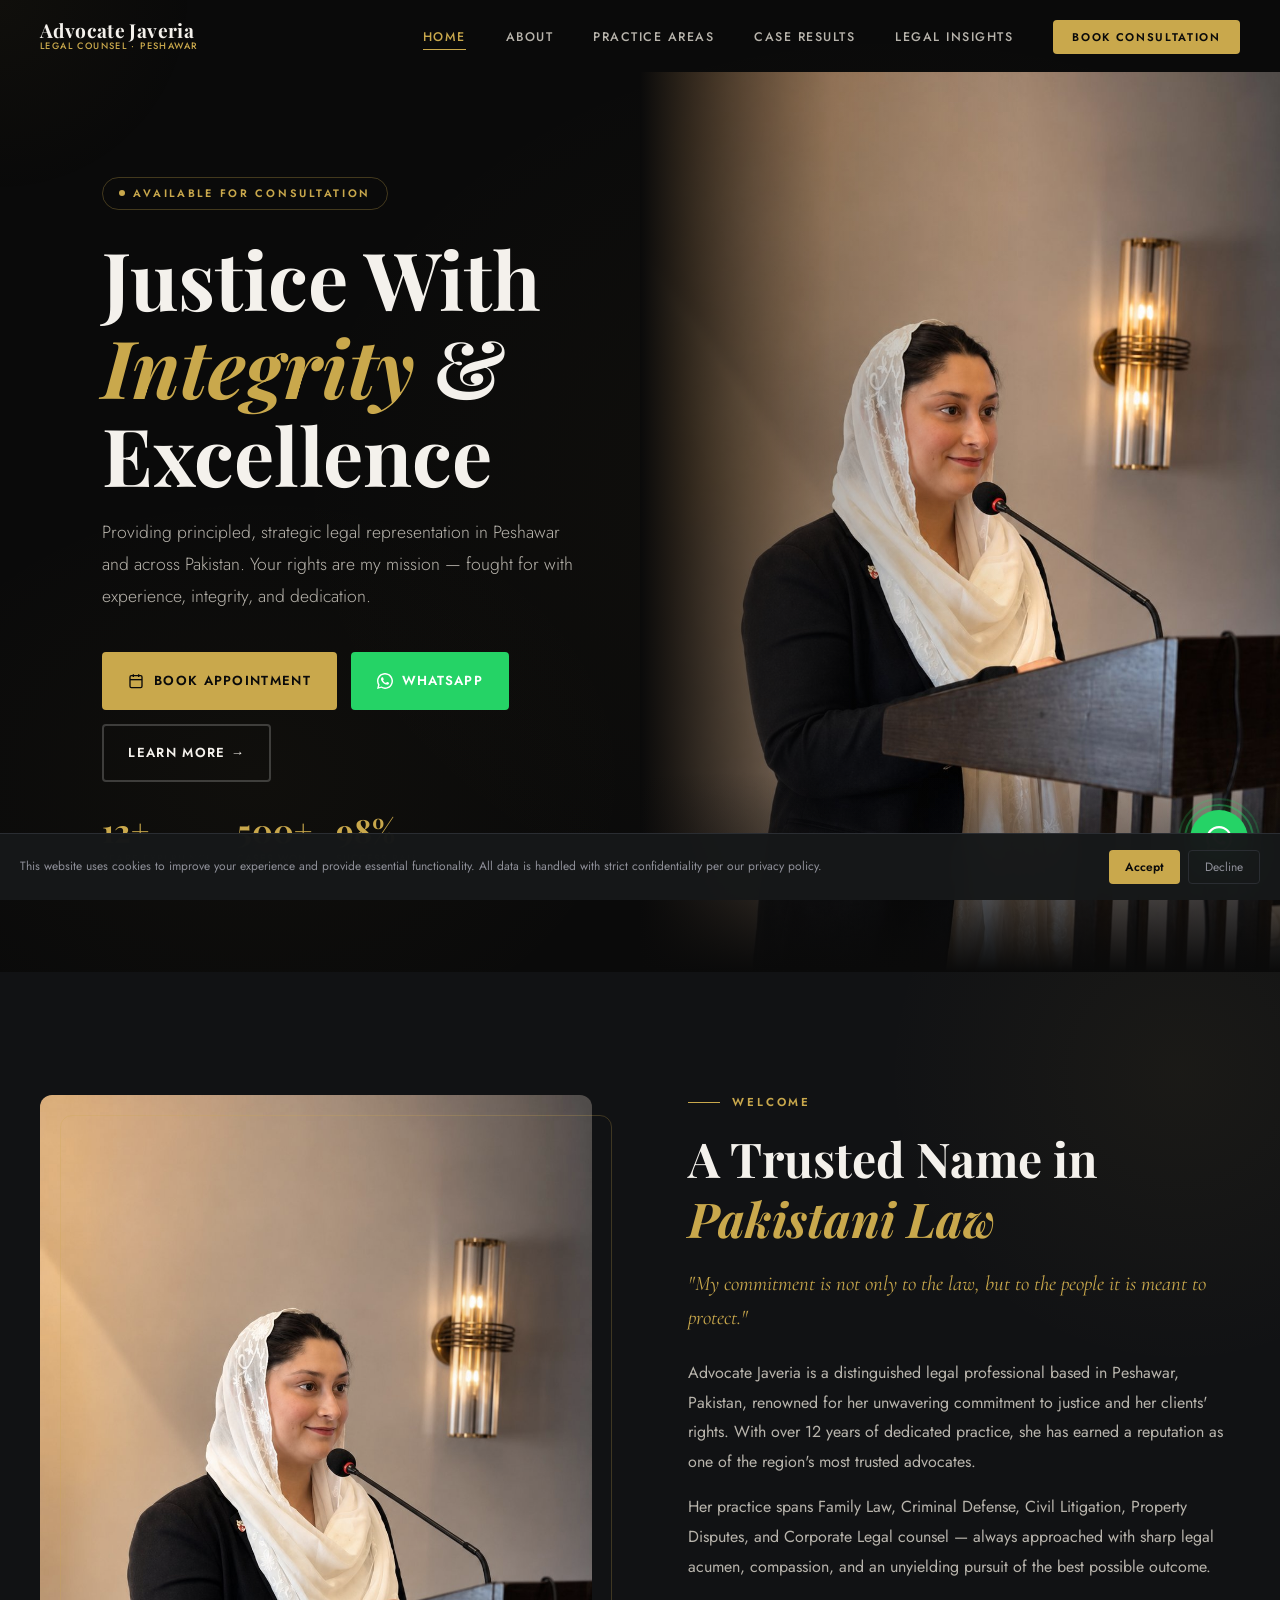
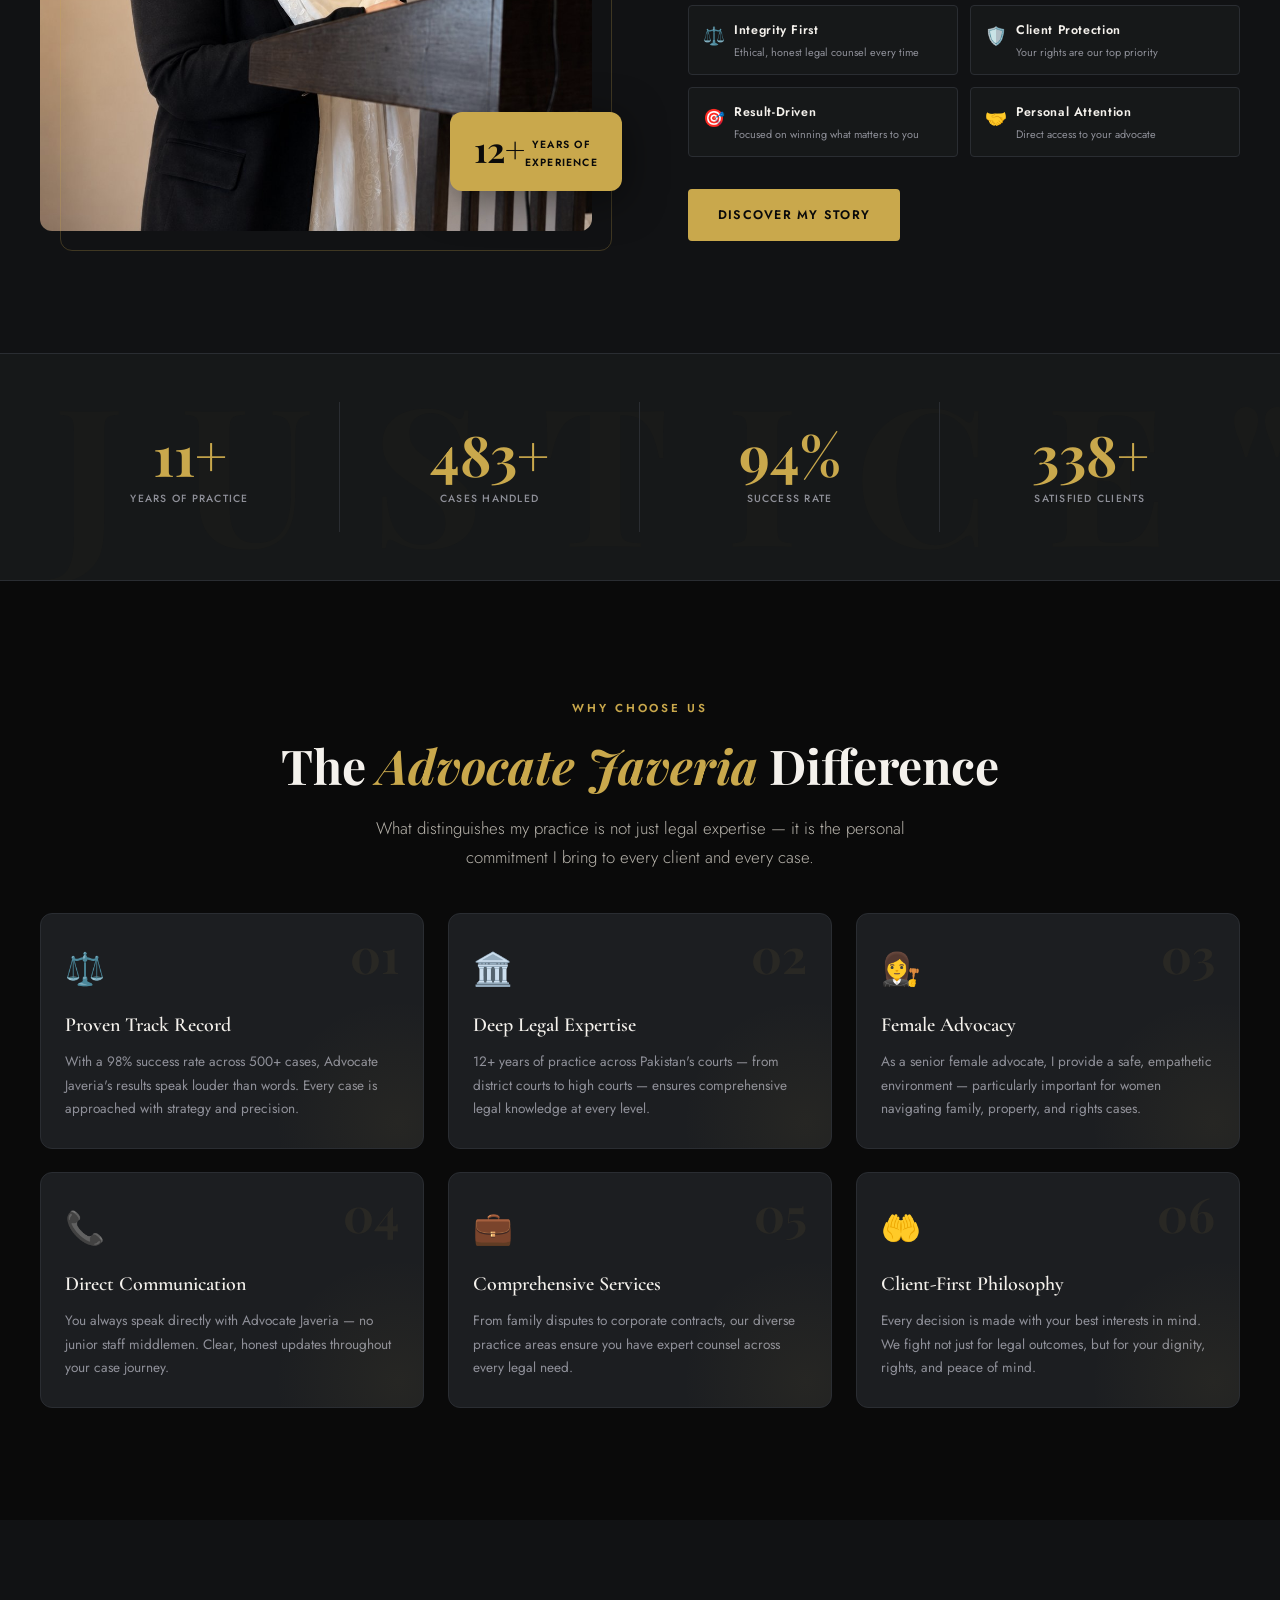
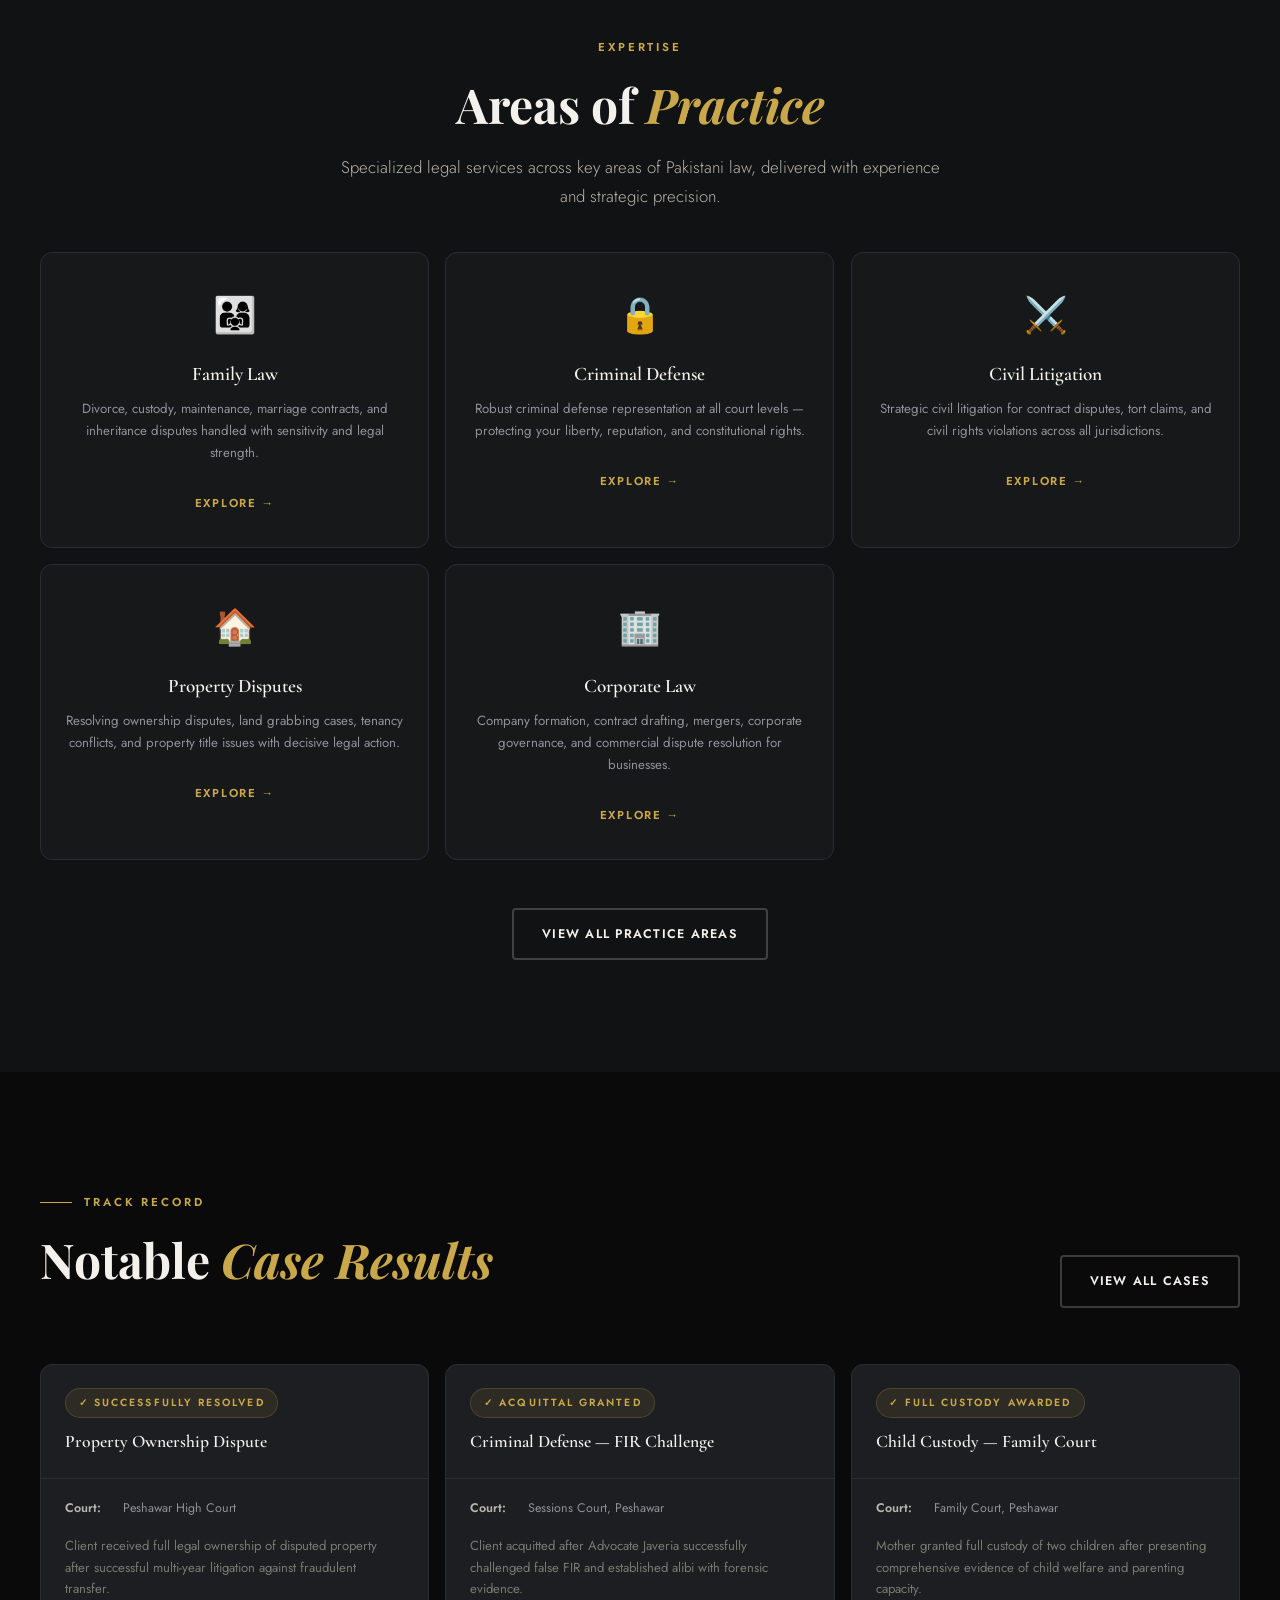
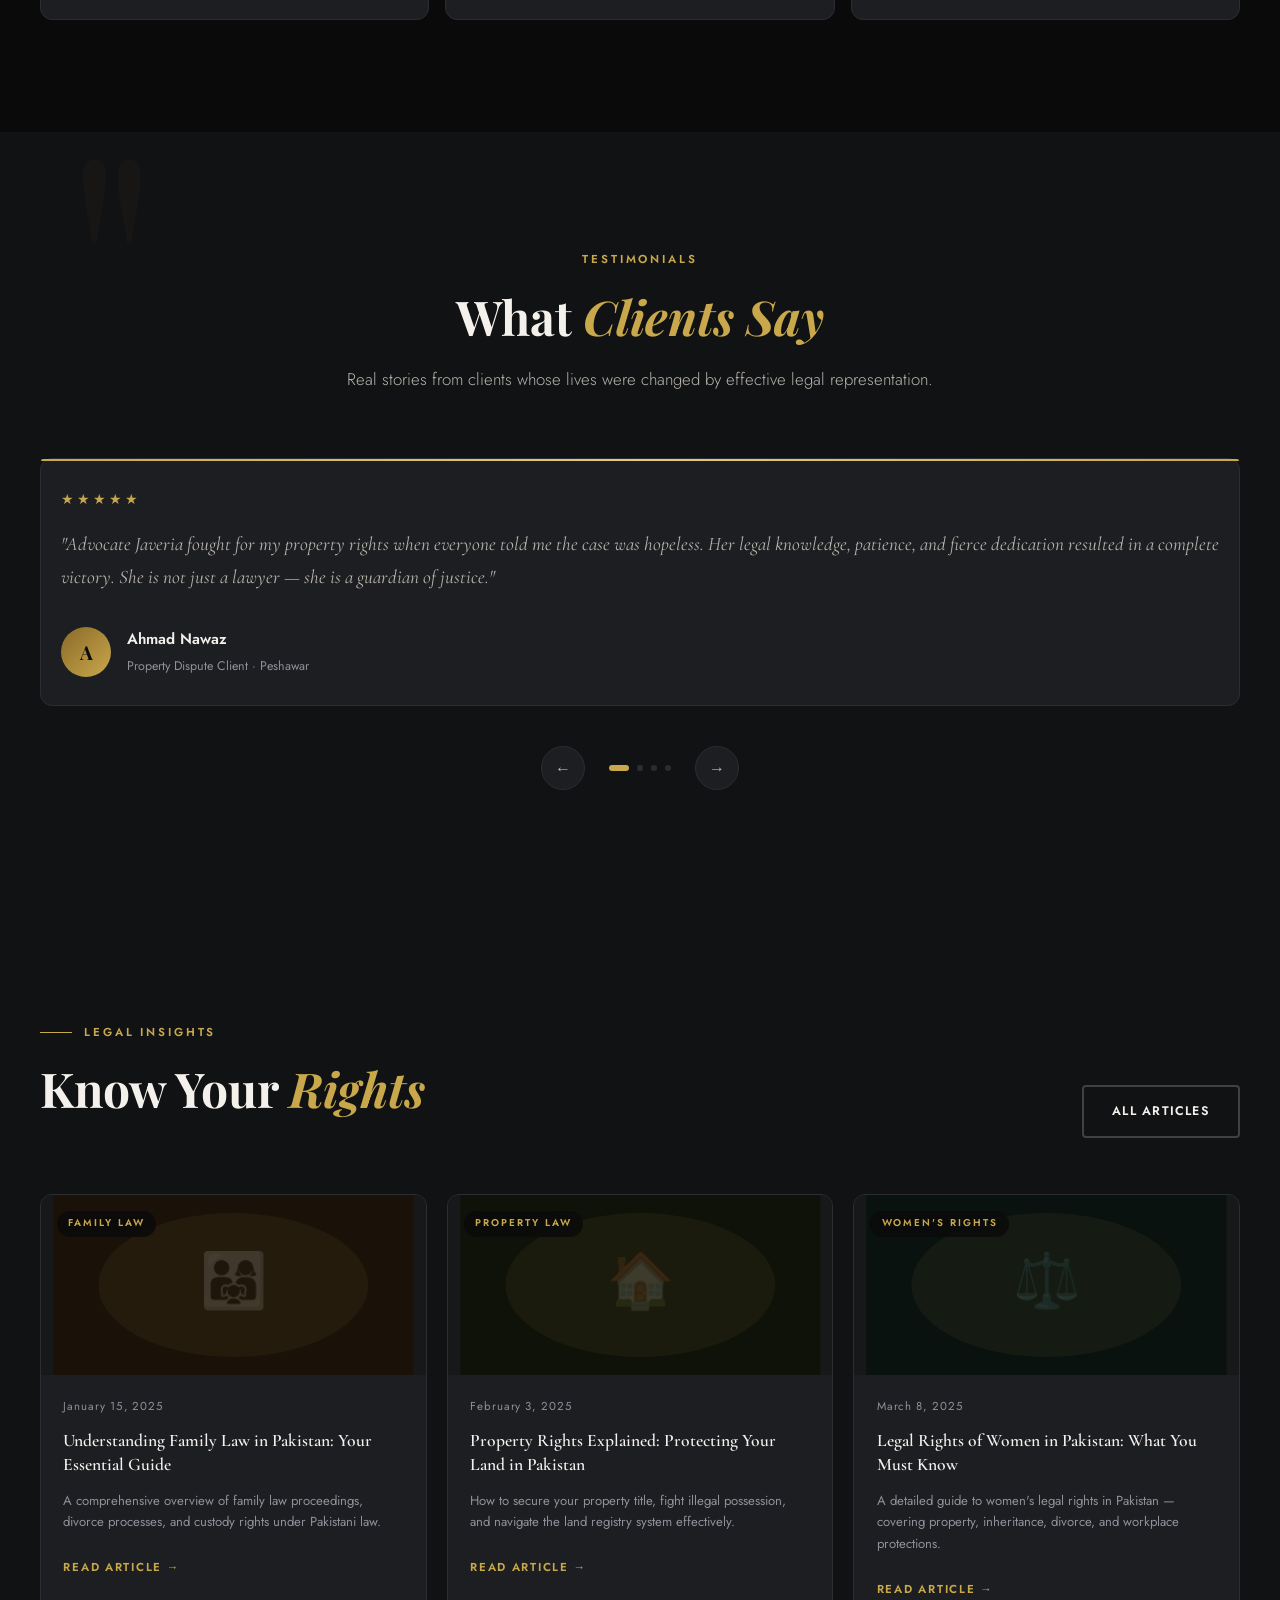
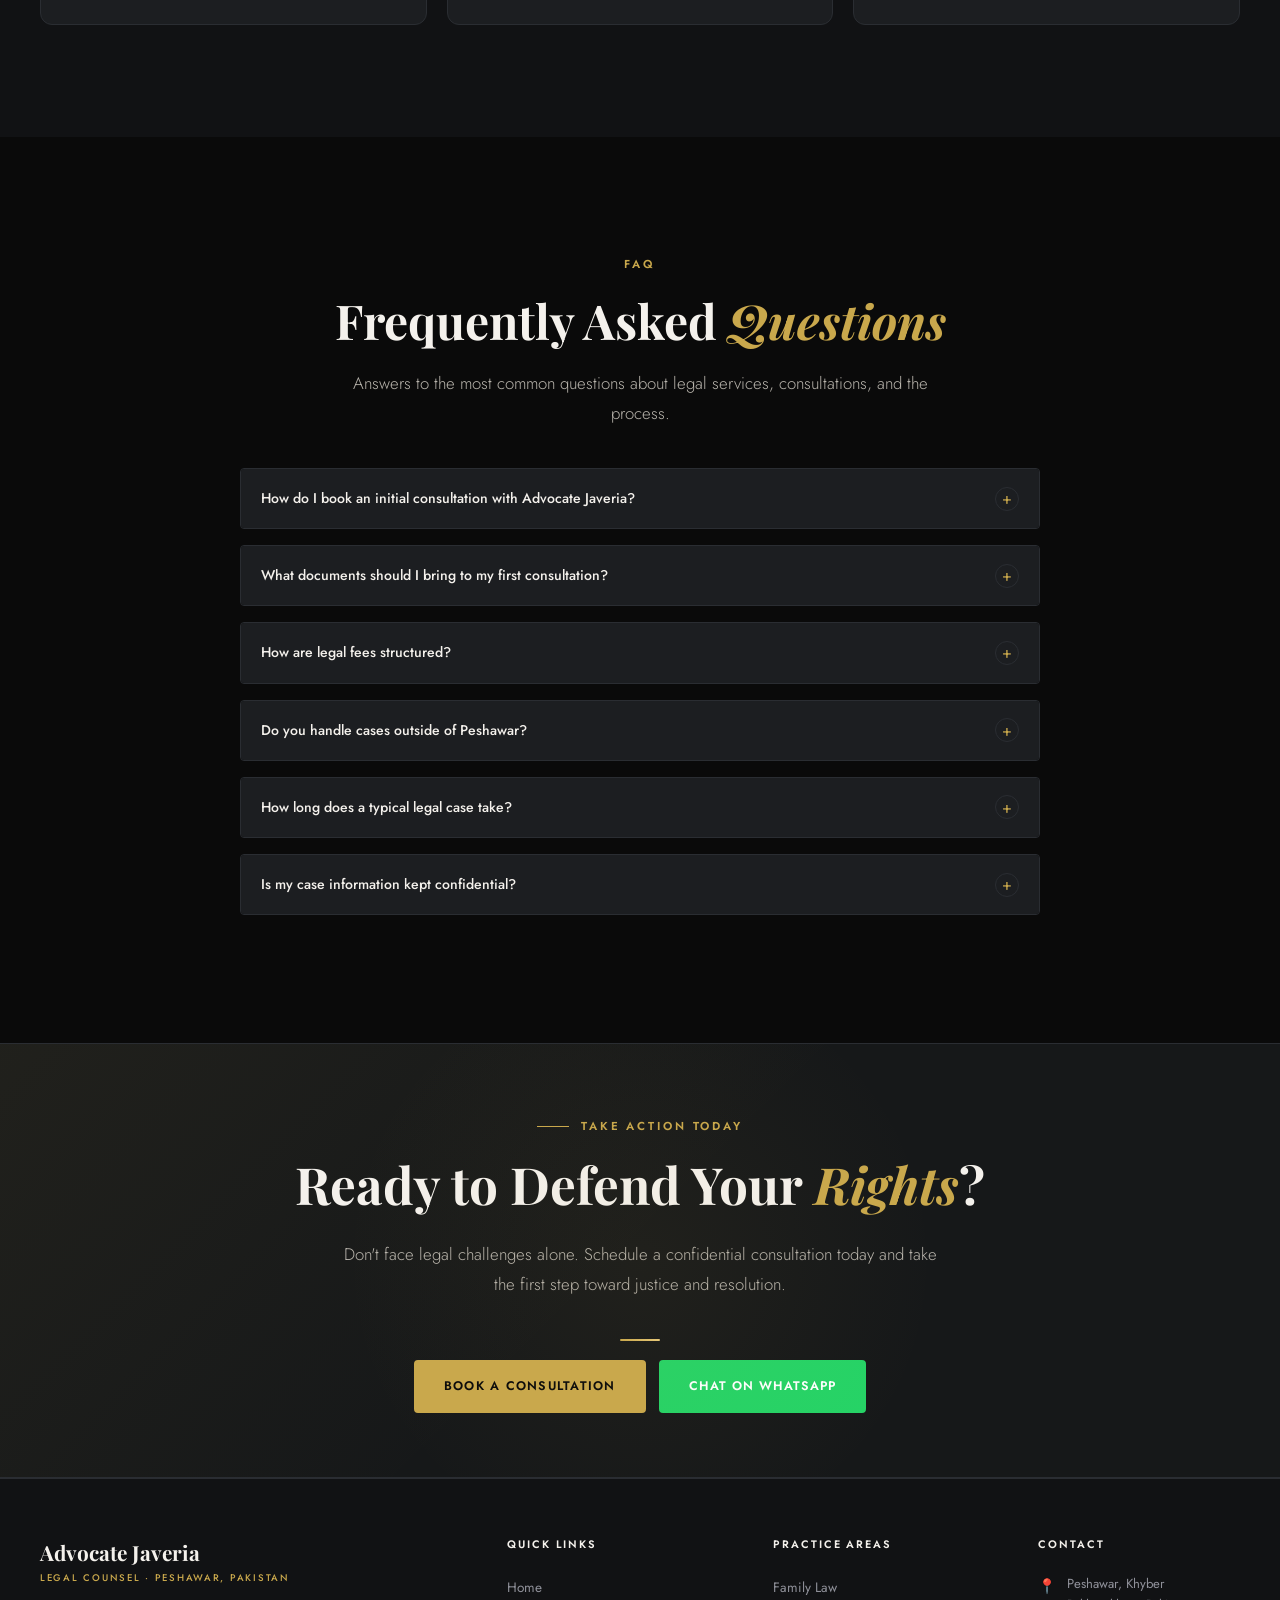
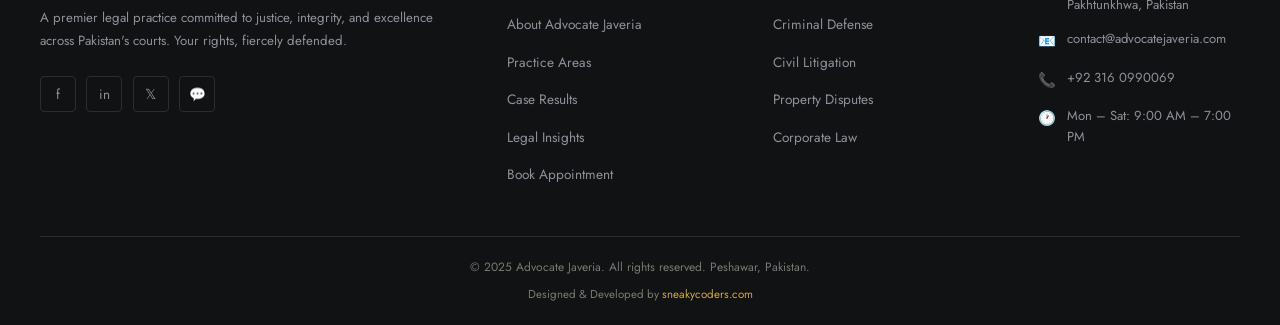
<file: index.html>
<!DOCTYPE html>
<html lang="en">
<head>
  <meta charset="UTF-8">
  <meta name="viewport" content="width=device-width, initial-scale=1.0">
  <meta name="description" content="Advocate Javeria — Premier Legal Services in Peshawar, Pakistan. Expert in Family Law, Criminal Defense, Civil Litigation, Property Disputes & Corporate Law. Book a consultation today.">
  <meta name="keywords" content="Advocate Javeria, Lawyer Peshawar, Legal Services Pakistan, Family Law, Criminal Defense, Property Disputes">
  <meta name="author" content="Advocate Javeria">
  <meta property="og:title" content="Advocate Javeria — Justice With Integrity & Excellence">
  <meta property="og:description" content="Premier legal services in Peshawar, Pakistan. Trusted advocate with 12+ years of experience.">
  <meta property="og:type" content="website">
  <title>Advocate Javeria — Justice With Integrity & Excellence</title>
  <link rel="preconnect" href="https://fonts.googleapis.com">
  <link rel="preconnect" href="https://fonts.gstatic.com" crossorigin>
  <link rel="stylesheet" href="assets/css/style.css">
  <link rel="stylesheet" href="assets/css/responsive.css">
</head>
<body>

<!-- PAGE LOADER -->
<div class="page-loader" id="pageLoader" aria-hidden="true">
  <div class="loader-logo">Advocate Javeria<span>Legal Counsel · Peshawar</span></div>
  <div class="loader-bar-wrap"><div class="loader-bar"></div></div>
  <div class="loader-tagline">Loading…</div>
</div>

<!-- ============================================
     NAVIGATION
     ============================================ -->
<nav class="navbar" role="navigation" aria-label="Main navigation">
  <a href="index.html" class="nav-logo" aria-label="Advocate Javeria Home">
    <span class="nav-logo-name">Advocate Javeria</span>
    <span class="nav-logo-title">Legal Counsel · Peshawar</span>
  </a>

  <ul class="nav-menu" role="list">
    <li><a href="index.html"           class="nav-link active">Home</a></li>
    <li><a href="about.html"           class="nav-link">About</a></li>
    <li><a href="practice-areas.html"  class="nav-link">Practice Areas</a></li>
    <li><a href="case-results.html"    class="nav-link">Case Results</a></li>
    <li><a href="legal-insights.html"  class="nav-link">Legal Insights</a></li>
    <li><a href="appointment.html"     class="nav-cta">Book Consultation</a></li>
  </ul>

  <button class="hamburger" aria-label="Toggle mobile menu" aria-expanded="false">
    <span></span><span></span><span></span>
  </button>
</nav>

<!-- Mobile Overlay Menu -->
<div class="mobile-overlay" role="dialog" aria-modal="true" aria-label="Mobile navigation">
  <a href="index.html"          class="mobile-nav-link active">Home</a>
  <a href="about.html"          class="mobile-nav-link">About</a>
  <a href="practice-areas.html" class="mobile-nav-link">Practice Areas</a>
  <a href="case-results.html"   class="mobile-nav-link">Case Results</a>
  <a href="legal-insights.html" class="mobile-nav-link">Legal Insights</a>
  <a href="appointment.html"    class="btn-primary mobile-nav-cta">Book Consultation</a>
</div>

<!-- ============================================
     HERO
     ============================================ -->
<section class="hero" aria-label="Hero">
  <div class="hero-bg" aria-hidden="true"></div>
  <div class="hero-particles" aria-hidden="true"></div>
  <div class="hero-decorative-line" aria-hidden="true"></div>

  <div class="hero-content">
    <div class="hero-badge" aria-label="Status indicator">
      <span>Available for Consultation</span>
    </div>

    <h1 class="hero-heading">
      Justice With<br>
      <em>Integrity</em> &amp;<br>
      Excellence
    </h1>

    <p class="hero-sub">
      Providing principled, strategic legal representation in Peshawar and across Pakistan. 
      Your rights are my mission — fought for with experience, integrity, and dedication.
    </p>

    <div class="hero-btns">
      <a href="appointment.html" class="btn-primary">
        <svg width="16" height="16" viewBox="0 0 24 24" fill="none" stroke="currentColor" stroke-width="2" aria-hidden="true"><rect x="3" y="4" width="18" height="18" rx="2"/><line x1="16" y1="2" x2="16" y2="6"/><line x1="8" y1="2" x2="8" y2="6"/><line x1="3" y1="10" x2="21" y2="10"/></svg>
        Book Appointment
      </a>
      <a href="https://wa.me/923160990069?text=Hello%20Advocate%20Javeria%2C%20I%20need%20legal%20consultation." 
         class="btn-whatsapp" target="_blank" rel="noopener noreferrer">
        <svg width="16" height="16" viewBox="0 0 24 24" fill="currentColor" aria-hidden="true"><path d="M17.472 14.382c-.297-.149-1.758-.867-2.03-.967-.273-.099-.471-.148-.67.15-.197.297-.767.966-.94 1.164-.173.199-.347.223-.644.075-.297-.15-1.255-.463-2.39-1.475-.883-.788-1.48-1.761-1.653-2.059-.173-.297-.018-.458.13-.606.134-.133.298-.347.446-.52.149-.174.198-.298.298-.497.099-.198.05-.371-.025-.52-.075-.149-.669-1.612-.916-2.207-.242-.579-.487-.5-.669-.51-.173-.008-.371-.01-.57-.01-.198 0-.52.074-.792.372-.272.297-1.04 1.016-1.04 2.479 0 1.462 1.065 2.875 1.213 3.074.149.198 2.096 3.2 5.077 4.487.709.306 1.262.489 1.694.625.712.227 1.36.195 1.871.118.571-.085 1.758-.719 2.006-1.413.248-.694.248-1.289.173-1.413-.074-.124-.272-.198-.57-.347z"/><path d="M11.999 0C5.373 0 0 5.373 0 12c0 2.126.558 4.117 1.535 5.845L.057 23.887l6.196-1.624A11.93 11.93 0 0012 24c6.627 0 12-5.373 12-12S18.627 0 12 0zm0 21.82a9.795 9.795 0 01-5.027-1.385l-.36-.215-3.732.978.995-3.63-.235-.372A9.771 9.771 0 012.18 12c0-5.423 4.397-9.82 9.82-9.82 5.423 0 9.82 4.397 9.82 9.82 0 5.423-4.397 9.82-9.82 9.82z"/></svg>
        WhatsApp
      </a>
      <a href="about.html" class="btn-secondary">
        Learn More →
      </a>
    </div>

    <div class="hero-stats">
      <div>
        <div class="hero-stat-num" data-target="12" data-suffix="+">0+</div>
        <div class="hero-stat-label">Years Experience</div>
      </div>
      <div>
        <div class="hero-stat-num" data-target="500" data-suffix="+">0+</div>
        <div class="hero-stat-label">Cases Won</div>
      </div>
      <div>
        <div class="hero-stat-num" data-target="98" data-suffix="%">0%</div>
        <div class="hero-stat-label">Success Rate</div>
      </div>
    </div>
  </div>

  <!-- Hero image (right column) -->
  <div class="hero-image-col" aria-hidden="true">
    <div class="hero-image-wrap">
      <!-- AI Prompt: Professional female Pakistani lawyer in formal dark suit, 
           confident pose, studio lighting, dark background, photorealistic -->
      <img src="assets/images/advocate-javeria.jpg"
           alt="Advocate Javeria — Legal Counsel Peshawar"
           style="width:100%;height:100%;object-fit:cover;object-position:top center;"
           loading="eager">
    </div>
    <div class="hero-image-overlay" aria-hidden="true"></div>
    <div class="hero-image-overlay-bottom" aria-hidden="true"></div>
  </div>
</section>

<!-- ============================================
     WELCOME SECTION
     ============================================ -->
<section class="welcome" aria-labelledby="welcome-heading">
  <div class="container">
    <div class="welcome-grid">

      <!-- Image -->
      <div class="welcome-img-wrap reveal-left">
        <!-- AI Prompt: Pakistani female lawyer at elegant law office desk, 
             professional attire, books and scales of justice, warm lighting -->
        <img src="assets/images/advocate-javeria.jpg"
             alt="Advocate Javeria at her Peshawar law office"
             class="welcome-img"
             style="width:100%;border-radius:12px;object-fit:cover;object-position:top center;aspect-ratio:3/4;"
             loading="lazy">
        <div class="welcome-img-border" aria-hidden="true"></div>
        <div class="welcome-badge" aria-label="Experience badge">
          <div class="welcome-badge-num">12+</div>
          <div class="welcome-badge-txt">Years of<br>Experience</div>
        </div>
      </div>

      <!-- Content -->
      <div class="welcome-content reveal-right">
        <div class="section-label">Welcome</div>
        <h2 class="section-title" id="welcome-heading">
          A Trusted Name in<br><em>Pakistani Law</em>
        </h2>

        <p class="welcome-intro">
          "My commitment is not only to the law, but to the people it is meant to protect."
        </p>

        <p class="welcome-text">
          Advocate Javeria is a distinguished legal professional based in Peshawar, Pakistan, 
          renowned for her unwavering commitment to justice and her clients' rights. With over 
          12 years of dedicated practice, she has earned a reputation as one of the region's 
          most trusted advocates.
        </p>

        <p class="welcome-text">
          Her practice spans Family Law, Criminal Defense, Civil Litigation, Property Disputes, 
          and Corporate Legal counsel — always approached with sharp legal acumen, compassion, 
          and an unyielding pursuit of the best possible outcome.
        </p>

        <div class="welcome-values">
          <div class="value-item">
            <span class="value-icon">⚖️</span>
            <div>
              <div class="value-name">Integrity First</div>
              <div class="value-desc">Ethical, honest legal counsel every time</div>
            </div>
          </div>
          <div class="value-item">
            <span class="value-icon">🛡️</span>
            <div>
              <div class="value-name">Client Protection</div>
              <div class="value-desc">Your rights are our top priority</div>
            </div>
          </div>
          <div class="value-item">
            <span class="value-icon">🎯</span>
            <div>
              <div class="value-name">Result-Driven</div>
              <div class="value-desc">Focused on winning what matters to you</div>
            </div>
          </div>
          <div class="value-item">
            <span class="value-icon">🤝</span>
            <div>
              <div class="value-name">Personal Attention</div>
              <div class="value-desc">Direct access to your advocate</div>
            </div>
          </div>
        </div>

        <div style="margin-top:2rem;">
          <a href="about.html" class="btn-primary">Discover My Story</a>
        </div>
      </div>

    </div>
  </div>
</section>

<!-- ============================================
     STATS COUNTER
     ============================================ -->
<div class="stats-section" aria-label="Statistics">
  <div class="container">
    <div class="stats-grid">
      <div class="stat-item reveal">
        <div class="stat-number" data-target="12" data-suffix="+">0+</div>
        <div class="stat-label">Years of Practice</div>
      </div>
      <div class="stat-item reveal delay-1">
        <div class="stat-number" data-target="500" data-suffix="+">0+</div>
        <div class="stat-label">Cases Handled</div>
      </div>
      <div class="stat-item reveal delay-2">
        <div class="stat-number" data-target="98" data-suffix="%">0%</div>
        <div class="stat-label">Success Rate</div>
      </div>
      <div class="stat-item reveal delay-3">
        <div class="stat-number" data-target="350" data-suffix="+">0+</div>
        <div class="stat-label">Satisfied Clients</div>
      </div>
    </div>
  </div>
</div>

<!-- ============================================
     WHY CHOOSE
     ============================================ -->
<section class="why-choose" aria-labelledby="why-heading">
  <div class="container">
    <div class="text-center reveal">
      <div class="section-label">Why Choose Us</div>
      <h2 class="section-title" id="why-heading">The <em>Advocate Javeria</em> Difference</h2>
      <p class="section-subtitle">
        What distinguishes my practice is not just legal expertise — it is the personal 
        commitment I bring to every client and every case.
      </p>
    </div>

    <div class="why-grid">
      <div class="why-card reveal delay-1">
        <div class="why-number">01</div>
        <div class="why-icon">⚖️</div>
        <h3 class="why-title">Proven Track Record</h3>
        <p class="why-desc">With a 98% success rate across 500+ cases, Advocate Javeria's results speak louder than words. Every case is approached with strategy and precision.</p>
      </div>
      <div class="why-card reveal delay-2">
        <div class="why-number">02</div>
        <div class="why-icon">🏛️</div>
        <h3 class="why-title">Deep Legal Expertise</h3>
        <p class="why-desc">12+ years of practice across Pakistan's courts — from district courts to high courts — ensures comprehensive legal knowledge at every level.</p>
      </div>
      <div class="why-card reveal delay-3">
        <div class="why-number">03</div>
        <div class="why-icon">👩‍⚖️</div>
        <h3 class="why-title">Female Advocacy</h3>
        <p class="why-desc">As a senior female advocate, I provide a safe, empathetic environment — particularly important for women navigating family, property, and rights cases.</p>
      </div>
      <div class="why-card reveal delay-2">
        <div class="why-number">04</div>
        <div class="why-icon">📞</div>
        <h3 class="why-title">Direct Communication</h3>
        <p class="why-desc">You always speak directly with Advocate Javeria — no junior staff middlemen. Clear, honest updates throughout your case journey.</p>
      </div>
      <div class="why-card reveal delay-3">
        <div class="why-number">05</div>
        <div class="why-icon">💼</div>
        <h3 class="why-title">Comprehensive Services</h3>
        <p class="why-desc">From family disputes to corporate contracts, our diverse practice areas ensure you have expert counsel across every legal need.</p>
      </div>
      <div class="why-card reveal delay-4">
        <div class="why-number">06</div>
        <div class="why-icon">🤲</div>
        <h3 class="why-title">Client-First Philosophy</h3>
        <p class="why-desc">Every decision is made with your best interests in mind. We fight not just for legal outcomes, but for your dignity, rights, and peace of mind.</p>
      </div>
    </div>
  </div>
</section>

<!-- ============================================
     PRACTICE AREAS PREVIEW
     ============================================ -->
<section class="practice-preview" aria-labelledby="practice-heading">
  <div class="container">
    <div class="text-center reveal">
      <div class="section-label">Expertise</div>
      <h2 class="section-title" id="practice-heading">Areas of <em>Practice</em></h2>
      <p class="section-subtitle">
        Specialized legal services across key areas of Pakistani law, 
        delivered with experience and strategic precision.
      </p>
    </div>

    <div class="practice-grid stagger-children">
      <div class="practice-card" data-aos="fade-up">
        <span class="practice-icon">👨‍👩‍👧</span>
        <h3 class="practice-name">Family Law</h3>
        <p class="practice-desc">Divorce, custody, maintenance, marriage contracts, and inheritance disputes handled with sensitivity and legal strength.</p>
        <a href="practice-areas.html#family" class="practice-link">Explore →</a>
      </div>
      <div class="practice-card">
        <span class="practice-icon">🔒</span>
        <h3 class="practice-name">Criminal Defense</h3>
        <p class="practice-desc">Robust criminal defense representation at all court levels — protecting your liberty, reputation, and constitutional rights.</p>
        <a href="practice-areas.html#criminal" class="practice-link">Explore →</a>
      </div>
      <div class="practice-card">
        <span class="practice-icon">⚔️</span>
        <h3 class="practice-name">Civil Litigation</h3>
        <p class="practice-desc">Strategic civil litigation for contract disputes, tort claims, and civil rights violations across all jurisdictions.</p>
        <a href="practice-areas.html#civil" class="practice-link">Explore →</a>
      </div>
      <div class="practice-card">
        <span class="practice-icon">🏠</span>
        <h3 class="practice-name">Property Disputes</h3>
        <p class="practice-desc">Resolving ownership disputes, land grabbing cases, tenancy conflicts, and property title issues with decisive legal action.</p>
        <a href="practice-areas.html#property" class="practice-link">Explore →</a>
      </div>
      <div class="practice-card">
        <span class="practice-icon">🏢</span>
        <h3 class="practice-name">Corporate Law</h3>
        <p class="practice-desc">Company formation, contract drafting, mergers, corporate governance, and commercial dispute resolution for businesses.</p>
        <a href="practice-areas.html#corporate" class="practice-link">Explore →</a>
      </div>
    </div>

    <div style="text-align:center;margin-top:3rem;" class="reveal">
      <a href="practice-areas.html" class="btn-secondary">View All Practice Areas</a>
    </div>
  </div>
</section>

<!-- ============================================
     CASE RESULTS PREVIEW
     ============================================ -->
<section class="cases-preview" aria-labelledby="cases-heading">
  <div class="container">
    <div style="display:flex;align-items:flex-end;justify-content:space-between;flex-wrap:wrap;gap:1.5rem;" class="reveal">
      <div>
        <div class="section-label">Track Record</div>
        <h2 class="section-title" id="cases-heading">Notable <em>Case Results</em></h2>
      </div>
      <a href="case-results.html" class="btn-secondary" style="flex-shrink:0;">View All Cases</a>
    </div>

    <div class="cases-grid" style="margin-top:3.5rem;">
      <div class="case-card reveal delay-1">
        <div class="case-card-top">
          <div class="case-outcome">✓ Successfully Resolved</div>
          <h3 class="case-title">Property Ownership Dispute</h3>
        </div>
        <div class="case-card-body">
          <div class="case-meta">
            <div class="case-meta-item">
              <span class="case-meta-label">Court:</span>
              <span>Peshawar High Court</span>
            </div>
          </div>
          <p class="case-summary">Client received full legal ownership of disputed property after successful multi-year litigation against fraudulent transfer.</p>
        </div>
      </div>
      <div class="case-card reveal delay-2">
        <div class="case-card-top">
          <div class="case-outcome">✓ Acquittal Granted</div>
          <h3 class="case-title">Criminal Defense — FIR Challenge</h3>
        </div>
        <div class="case-card-body">
          <div class="case-meta">
            <div class="case-meta-item">
              <span class="case-meta-label">Court:</span>
              <span>Sessions Court, Peshawar</span>
            </div>
          </div>
          <p class="case-summary">Client acquitted after Advocate Javeria successfully challenged false FIR and established alibi with forensic evidence.</p>
        </div>
      </div>
      <div class="case-card reveal delay-3">
        <div class="case-card-top">
          <div class="case-outcome">✓ Full Custody Awarded</div>
          <h3 class="case-title">Child Custody — Family Court</h3>
        </div>
        <div class="case-card-body">
          <div class="case-meta">
            <div class="case-meta-item">
              <span class="case-meta-label">Court:</span>
              <span>Family Court, Peshawar</span>
            </div>
          </div>
          <p class="case-summary">Mother granted full custody of two children after presenting comprehensive evidence of child welfare and parenting capacity.</p>
        </div>
      </div>
    </div>
  </div>
</section>

<!-- ============================================
     TESTIMONIALS
     ============================================ -->
<section class="testimonials" aria-labelledby="testimonials-heading">
  <div class="container">
    <div class="text-center reveal">
      <div class="section-label">Testimonials</div>
      <h2 class="section-title" id="testimonials-heading">What <em>Clients Say</em></h2>
      <p class="section-subtitle">Real stories from clients whose lives were changed by effective legal representation.</p>
    </div>

    <div class="testimonial-slider reveal" style="margin-top:4rem;">
      <div class="testimonial-track">

        <div class="testimonial-slide">
          <div class="testimonial-card">
            <div class="testimonial-stars">★★★★★</div>
            <p class="testimonial-text">
              "Advocate Javeria fought for my property rights when everyone told me the case was hopeless. 
              Her legal knowledge, patience, and fierce dedication resulted in a complete victory. 
              She is not just a lawyer — she is a guardian of justice."
            </p>
            <div class="testimonial-author">
              <div class="testimonial-avatar">A</div>
              <div>
                <div class="testimonial-name">Ahmad Nawaz</div>
                <div class="testimonial-role">Property Dispute Client · Peshawar</div>
              </div>
            </div>
          </div>
        </div>

        <div class="testimonial-slide">
          <div class="testimonial-card">
            <div class="testimonial-stars">★★★★★</div>
            <p class="testimonial-text">
              "During my divorce proceedings, Advocate Javeria gave me more than legal help — 
              she gave me confidence. She secured custody of my children and a fair settlement. 
              I will always be grateful for her professionalism and empathy."
            </p>
            <div class="testimonial-author">
              <div class="testimonial-avatar">S</div>
              <div>
                <div class="testimonial-name">Sadia Khattak</div>
                <div class="testimonial-role">Family Law Client · Mardan</div>
              </div>
            </div>
          </div>
        </div>

        <div class="testimonial-slide">
          <div class="testimonial-card">
            <div class="testimonial-stars">★★★★★</div>
            <p class="testimonial-text">
              "Our company faced a serious contractual dispute that threatened our business. 
              Advocate Javeria's corporate law expertise resolved it efficiently with minimal 
              disruption. Her strategic thinking and courtroom presence are exceptional."
            </p>
            <div class="testimonial-author">
              <div class="testimonial-avatar">R</div>
              <div>
                <div class="testimonial-name">Rizwan Khan</div>
                <div class="testimonial-role">Corporate Client · Islamabad</div>
              </div>
            </div>
          </div>
        </div>

        <div class="testimonial-slide">
          <div class="testimonial-card">
            <div class="testimonial-stars">★★★★★</div>
            <p class="testimonial-text">
              "I was falsely accused and facing imprisonment. Advocate Javeria took on my case 
              with absolute commitment, dismantling every false claim. I was acquitted. 
              She literally saved my life. There is no better advocate in KPK."
            </p>
            <div class="testimonial-author">
              <div class="testimonial-avatar">K</div>
              <div>
                <div class="testimonial-name">Khalid Rehman</div>
                <div class="testimonial-role">Criminal Defense Client · Kohat</div>
              </div>
            </div>
          </div>
        </div>

      </div>

      <div class="slider-controls">
        <button class="slider-btn slider-prev" aria-label="Previous testimonial">←</button>
        <div class="slider-dots">
          <button class="slider-dot active" aria-label="Testimonial 1"></button>
          <button class="slider-dot" aria-label="Testimonial 2"></button>
          <button class="slider-dot" aria-label="Testimonial 3"></button>
          <button class="slider-dot" aria-label="Testimonial 4"></button>
        </div>
        <button class="slider-btn slider-next" aria-label="Next testimonial">→</button>
      </div>
    </div>
  </div>
</section>

<!-- ============================================
     LEGAL INSIGHTS PREVIEW
     ============================================ -->
<section class="insights-preview" aria-labelledby="insights-heading">
  <div class="container">
    <div style="display:flex;align-items:flex-end;justify-content:space-between;flex-wrap:wrap;gap:1.5rem;" class="reveal">
      <div>
        <div class="section-label">Legal Insights</div>
        <h2 class="section-title" id="insights-heading">Know Your <em>Rights</em></h2>
      </div>
      <a href="legal-insights.html" class="btn-secondary" style="flex-shrink:0;">All Articles</a>
    </div>

    <div class="insights-grid" style="margin-top:3.5rem;">
      <div class="insight-card reveal delay-1">
        <div class="insight-img">
          <svg viewBox="0 0 400 200" xmlns="http://www.w3.org/2000/svg" style="width:100%;height:100%;">
            <rect width="400" height="200" fill="#1a1208"/>
            <ellipse cx="200" cy="100" rx="150" ry="80" fill="rgba(201,168,76,0.06)"/>
            <text x="200" y="115" text-anchor="middle" font-size="60" font-family="serif" fill="rgba(201,168,76,0.15)">👨‍👩‍👧</text>
          </svg>
          <span class="insight-cat">Family Law</span>
        </div>
        <div class="insight-body">
          <div class="insight-date">January 15, 2025</div>
          <h3 class="insight-title">Understanding Family Law in Pakistan: Your Essential Guide</h3>
          <p class="insight-excerpt">A comprehensive overview of family law proceedings, divorce processes, and custody rights under Pakistani law.</p>
          <a href="legal-insights.html" class="insight-link">Read Article →</a>
        </div>
      </div>
      <div class="insight-card reveal delay-2">
        <div class="insight-img">
          <svg viewBox="0 0 400 200" xmlns="http://www.w3.org/2000/svg" style="width:100%;height:100%;">
            <rect width="400" height="200" fill="#0f1208"/>
            <ellipse cx="200" cy="100" rx="150" ry="80" fill="rgba(201,168,76,0.06)"/>
            <text x="200" y="115" text-anchor="middle" font-size="60" font-family="serif" fill="rgba(201,168,76,0.15)">🏠</text>
          </svg>
          <span class="insight-cat">Property Law</span>
        </div>
        <div class="insight-body">
          <div class="insight-date">February 3, 2025</div>
          <h3 class="insight-title">Property Rights Explained: Protecting Your Land in Pakistan</h3>
          <p class="insight-excerpt">How to secure your property title, fight illegal possession, and navigate the land registry system effectively.</p>
          <a href="legal-insights.html" class="insight-link">Read Article →</a>
        </div>
      </div>
      <div class="insight-card reveal delay-3">
        <div class="insight-img">
          <svg viewBox="0 0 400 200" xmlns="http://www.w3.org/2000/svg" style="width:100%;height:100%;">
            <rect width="400" height="200" fill="#0a120f"/>
            <ellipse cx="200" cy="100" rx="150" ry="80" fill="rgba(201,168,76,0.06)"/>
            <text x="200" y="115" text-anchor="middle" font-size="60" font-family="serif" fill="rgba(201,168,76,0.15)">⚖️</text>
          </svg>
          <span class="insight-cat">Women's Rights</span>
        </div>
        <div class="insight-body">
          <div class="insight-date">March 8, 2025</div>
          <h3 class="insight-title">Legal Rights of Women in Pakistan: What You Must Know</h3>
          <p class="insight-excerpt">A detailed guide to women's legal rights in Pakistan — covering property, inheritance, divorce, and workplace protections.</p>
          <a href="legal-insights.html" class="insight-link">Read Article →</a>
        </div>
      </div>
    </div>
  </div>
</section>

<!-- ============================================
     FAQ
     ============================================ -->
<section class="faq" aria-labelledby="faq-heading">
  <div class="container">
    <div class="text-center reveal">
      <div class="section-label">FAQ</div>
      <h2 class="section-title" id="faq-heading">Frequently Asked <em>Questions</em></h2>
      <p class="section-subtitle">Answers to the most common questions about legal services, consultations, and the process.</p>
    </div>

    <div class="faq-list reveal">
      <div class="faq-item">
        <div class="faq-question">
          <span class="faq-q-text">How do I book an initial consultation with Advocate Javeria?</span>
          <span class="faq-icon">+</span>
        </div>
        <div class="faq-answer">
          <div class="faq-answer-inner">
            You can book a consultation through our online appointment form, by calling our office, 
            or via WhatsApp at +92 316 0990069. Initial consultations can be conducted in-person 
            at our Peshawar office or via phone/video call for clients outside the city.
          </div>
        </div>
      </div>
      <div class="faq-item">
        <div class="faq-question">
          <span class="faq-q-text">What documents should I bring to my first consultation?</span>
          <span class="faq-icon">+</span>
        </div>
        <div class="faq-answer">
          <div class="faq-answer-inner">
            Bring any documents relevant to your case — court notices, contracts, property documents, 
            NIC, marriage certificates (for family law), police FIR copies (for criminal matters), 
            or any correspondence related to your legal issue. If unsure, bring everything and we 
            will identify what is needed.
          </div>
        </div>
      </div>
      <div class="faq-item">
        <div class="faq-question">
          <span class="faq-q-text">How are legal fees structured?</span>
          <span class="faq-icon">+</span>
        </div>
        <div class="faq-answer">
          <div class="faq-answer-inner">
            Legal fees depend on the nature and complexity of your case. Advocate Javeria offers 
            transparent, upfront fee structures discussed during the initial consultation. 
            We offer various payment arrangements to ensure quality legal representation 
            is accessible to everyone who needs it.
          </div>
        </div>
      </div>
      <div class="faq-item">
        <div class="faq-question">
          <span class="faq-q-text">Do you handle cases outside of Peshawar?</span>
          <span class="faq-icon">+</span>
        </div>
        <div class="faq-answer">
          <div class="faq-answer-inner">
            Yes. While our primary office is in Peshawar, Advocate Javeria practices in courts 
            across KPK and can take cases in Islamabad High Court and Supreme Court of Pakistan. 
            Remote consultations are also available for clients across Pakistan and internationally.
          </div>
        </div>
      </div>
      <div class="faq-item">
        <div class="faq-question">
          <span class="faq-q-text">How long does a typical legal case take?</span>
          <span class="faq-icon">+</span>
        </div>
        <div class="faq-answer">
          <div class="faq-answer-inner">
            Case timelines vary significantly based on case type, court schedule, and complexity. 
            Simple matters may resolve in weeks; complex litigation can take months or years. 
            Advocate Javeria always provides a realistic timeline assessment during consultation 
            and keeps clients informed at every stage.
          </div>
        </div>
      </div>
      <div class="faq-item">
        <div class="faq-question">
          <span class="faq-q-text">Is my case information kept confidential?</span>
          <span class="faq-icon">+</span>
        </div>
        <div class="faq-answer">
          <div class="faq-answer-inner">
            Absolute confidentiality is the foundation of the attorney-client relationship. 
            All information shared with Advocate Javeria is protected by strict professional 
            privilege and will never be disclosed to any third party without your explicit consent.
          </div>
        </div>
      </div>
    </div>
  </div>
</section>

<!-- ============================================
     CTA BANNER
     ============================================ -->
<div class="cta-banner reveal" aria-label="Call to action">
  <div class="container">
    <div class="section-label" style="justify-content:center;">Take Action Today</div>
    <h2 class="section-title">
      Ready to Defend Your <em>Rights</em>?
    </h2>
    <p class="section-subtitle">
      Don't face legal challenges alone. Schedule a confidential consultation today 
      and take the first step toward justice and resolution.
    </p>
    <div class="gold-rule"></div>
    <div class="cta-banner-btns">
      <a href="appointment.html" class="btn-primary">Book a Consultation</a>
      <a href="https://wa.me/923160990069?text=Hello%20Advocate%20Javeria%2C%20I%20need%20legal%20help." 
         class="btn-whatsapp" target="_blank" rel="noopener noreferrer">
        Chat on WhatsApp
      </a>
    </div>
  </div>
</div>

<!-- ============================================
     FOOTER
     ============================================ -->
<footer role="contentinfo">
  <div class="container">
    <div class="footer-top">
      <div class="footer-brand">
        <div class="footer-logo-name">Advocate Javeria</div>
        <div class="footer-logo-tag">Legal Counsel · Peshawar, Pakistan</div>
        <p class="footer-about">
          A premier legal practice committed to justice, integrity, and excellence 
          across Pakistan's courts. Your rights, fiercely defended.
        </p>
        <div class="footer-social">
          <a href="#" class="social-btn" aria-label="Facebook">f</a>
          <a href="#" class="social-btn" aria-label="LinkedIn">in</a>
          <a href="#" class="social-btn" aria-label="Twitter">𝕏</a>
          <a href="https://wa.me/923160990069" class="social-btn" aria-label="WhatsApp" target="_blank" rel="noopener">💬</a>
        </div>
      </div>

      <div>
        <h3 class="footer-col-title">Quick Links</h3>
        <ul class="footer-links">
          <li><a href="index.html"           class="footer-link">Home</a></li>
          <li><a href="about.html"           class="footer-link">About Advocate Javeria</a></li>
          <li><a href="practice-areas.html"  class="footer-link">Practice Areas</a></li>
          <li><a href="case-results.html"    class="footer-link">Case Results</a></li>
          <li><a href="legal-insights.html"  class="footer-link">Legal Insights</a></li>
          <li><a href="appointment.html"     class="footer-link">Book Appointment</a></li>
        </ul>
      </div>

      <div>
        <h3 class="footer-col-title">Practice Areas</h3>
        <ul class="footer-links">
          <li><a href="practice-areas.html" class="footer-link">Family Law</a></li>
          <li><a href="practice-areas.html" class="footer-link">Criminal Defense</a></li>
          <li><a href="practice-areas.html" class="footer-link">Civil Litigation</a></li>
          <li><a href="practice-areas.html" class="footer-link">Property Disputes</a></li>
          <li><a href="practice-areas.html" class="footer-link">Corporate Law</a></li>
        </ul>
      </div>

      <div>
        <h3 class="footer-col-title">Contact</h3>
        <div class="footer-contact-item">
          <span class="footer-contact-icon">📍</span>
          <span>Peshawar, Khyber Pakhtunkhwa, Pakistan</span>
        </div>
        <div class="footer-contact-item">
          <span class="footer-contact-icon">📧</span>
          <span>contact@advocatejaveria.com</span>
        </div>
        <div class="footer-contact-item">
          <span class="footer-contact-icon">📞</span>
          <span>+92 316 0990069</span>
        </div>
        <div class="footer-contact-item">
          <span class="footer-contact-icon">🕐</span>
          <span>Mon – Sat: 9:00 AM – 7:00 PM</span>
        </div>
      </div>
    </div>

    <div class="footer-bottom">
      <p class="footer-copy">© 2025 Advocate Javeria. All rights reserved. Peshawar, Pakistan.</p>
      <p class="footer-dev">Designed &amp; Developed by <a href="https://sneakycoders.com" target="_blank" rel="noopener noreferrer">sneakycoders.com</a></p>
    </div>
  </div>
</footer>

<!-- ============================================
     WHATSAPP FLOATING BUTTON
     ============================================ -->
<div class="whatsapp-float" aria-label="Contact via WhatsApp">
  <span class="whatsapp-tooltip">Chat with Advocate Javeria</span>
  <a href="https://wa.me/923160990069?text=Hello%20Advocate%20Javeria%2C%20I%20need%20legal%20consultation."
     class="whatsapp-btn"
     target="_blank"
     rel="noopener noreferrer"
     aria-label="Open WhatsApp chat">
    <svg viewBox="0 0 24 24" xmlns="http://www.w3.org/2000/svg">
      <path d="M17.472 14.382c-.297-.149-1.758-.867-2.03-.967-.273-.099-.471-.148-.67.15-.197.297-.767.966-.94 1.164-.173.199-.347.223-.644.075-.297-.15-1.255-.463-2.39-1.475-.883-.788-1.48-1.761-1.653-2.059-.173-.297-.018-.458.13-.606.134-.133.298-.347.446-.52.149-.174.198-.298.298-.497.099-.198.05-.371-.025-.52-.075-.149-.669-1.612-.916-2.207-.242-.579-.487-.5-.669-.51-.173-.008-.371-.01-.57-.01-.198 0-.52.074-.792.372-.272.297-1.04 1.016-1.04 2.479 0 1.462 1.065 2.875 1.213 3.074.149.198 2.096 3.2 5.077 4.487.709.306 1.262.489 1.694.625.712.227 1.36.195 1.871.118.571-.085 1.758-.719 2.006-1.413.248-.694.248-1.289.173-1.413-.074-.124-.272-.198-.57-.347m-5.421 7.403h-.004a9.87 9.87 0 01-5.031-1.378l-.361-.214-3.741.982.998-3.648-.235-.374a9.86 9.86 0 01-1.51-5.26c.001-5.45 4.436-9.884 9.888-9.884 2.64 0 5.122 1.03 6.988 2.898a9.825 9.825 0 012.893 6.994c-.003 5.45-4.437 9.884-9.885 9.884m8.413-18.297A11.815 11.815 0 0012.05 0C5.495 0 .16 5.335.157 11.892c0 2.096.547 4.142 1.588 5.945L.057 24l6.305-1.654a11.882 11.882 0 005.683 1.448h.005c6.554 0 11.89-5.335 11.893-11.893a11.821 11.821 0 00-3.48-8.413z"/>
    </svg>
  </a>
</div>

<script src="assets/js/animations.js"></script>
<script src="assets/js/main.js"></script>

<!-- BACK TO TOP -->
<button class="back-to-top" id="backToTop" aria-label="Back to top">↑</button>


<!-- COOKIE BANNER -->
<div class="cookie-banner" id="cookieBanner" role="dialog" aria-label="Cookie notice">
  <p class="cookie-text">
    This website uses cookies to improve your experience and provide essential functionality. 
    All data is handled with strict confidentiality per our privacy policy.
  </p>
  <div class="cookie-btns">
    <button class="cookie-accept" id="cookieAccept">Accept</button>
    <button class="cookie-decline" id="cookieDecline">Decline</button>
  </div>
</div>


<script>
  // Page Loader
  window.addEventListener('load', function() {
    setTimeout(function() {
      var loader = document.getElementById('pageLoader');
      if (loader) loader.classList.add('hidden');
    }, 1600);
  });

  // Back to Top
  var btt = document.getElementById('backToTop');
  if (btt) {
    window.addEventListener('scroll', function() {
      btt.classList.toggle('visible', window.scrollY > 400);
    }, {passive: true});
    btt.addEventListener('click', function() {
      window.scrollTo({top: 0, behavior: 'smooth'});
    });
  }

  // Cookie Banner
  var banner = document.getElementById('cookieBanner');
  var accepted = localStorage.getItem('cookie_consent');
  if (banner && !accepted) {
    setTimeout(function() { banner.classList.add('show'); }, 2000);
  }
  document.getElementById('cookieAccept')?.addEventListener('click', function() {
    localStorage.setItem('cookie_consent', '1');
    banner.classList.remove('show');
  });
  document.getElementById('cookieDecline')?.addEventListener('click', function() {
    banner.classList.remove('show');
  });
</script>

</body>
</html>
</file>
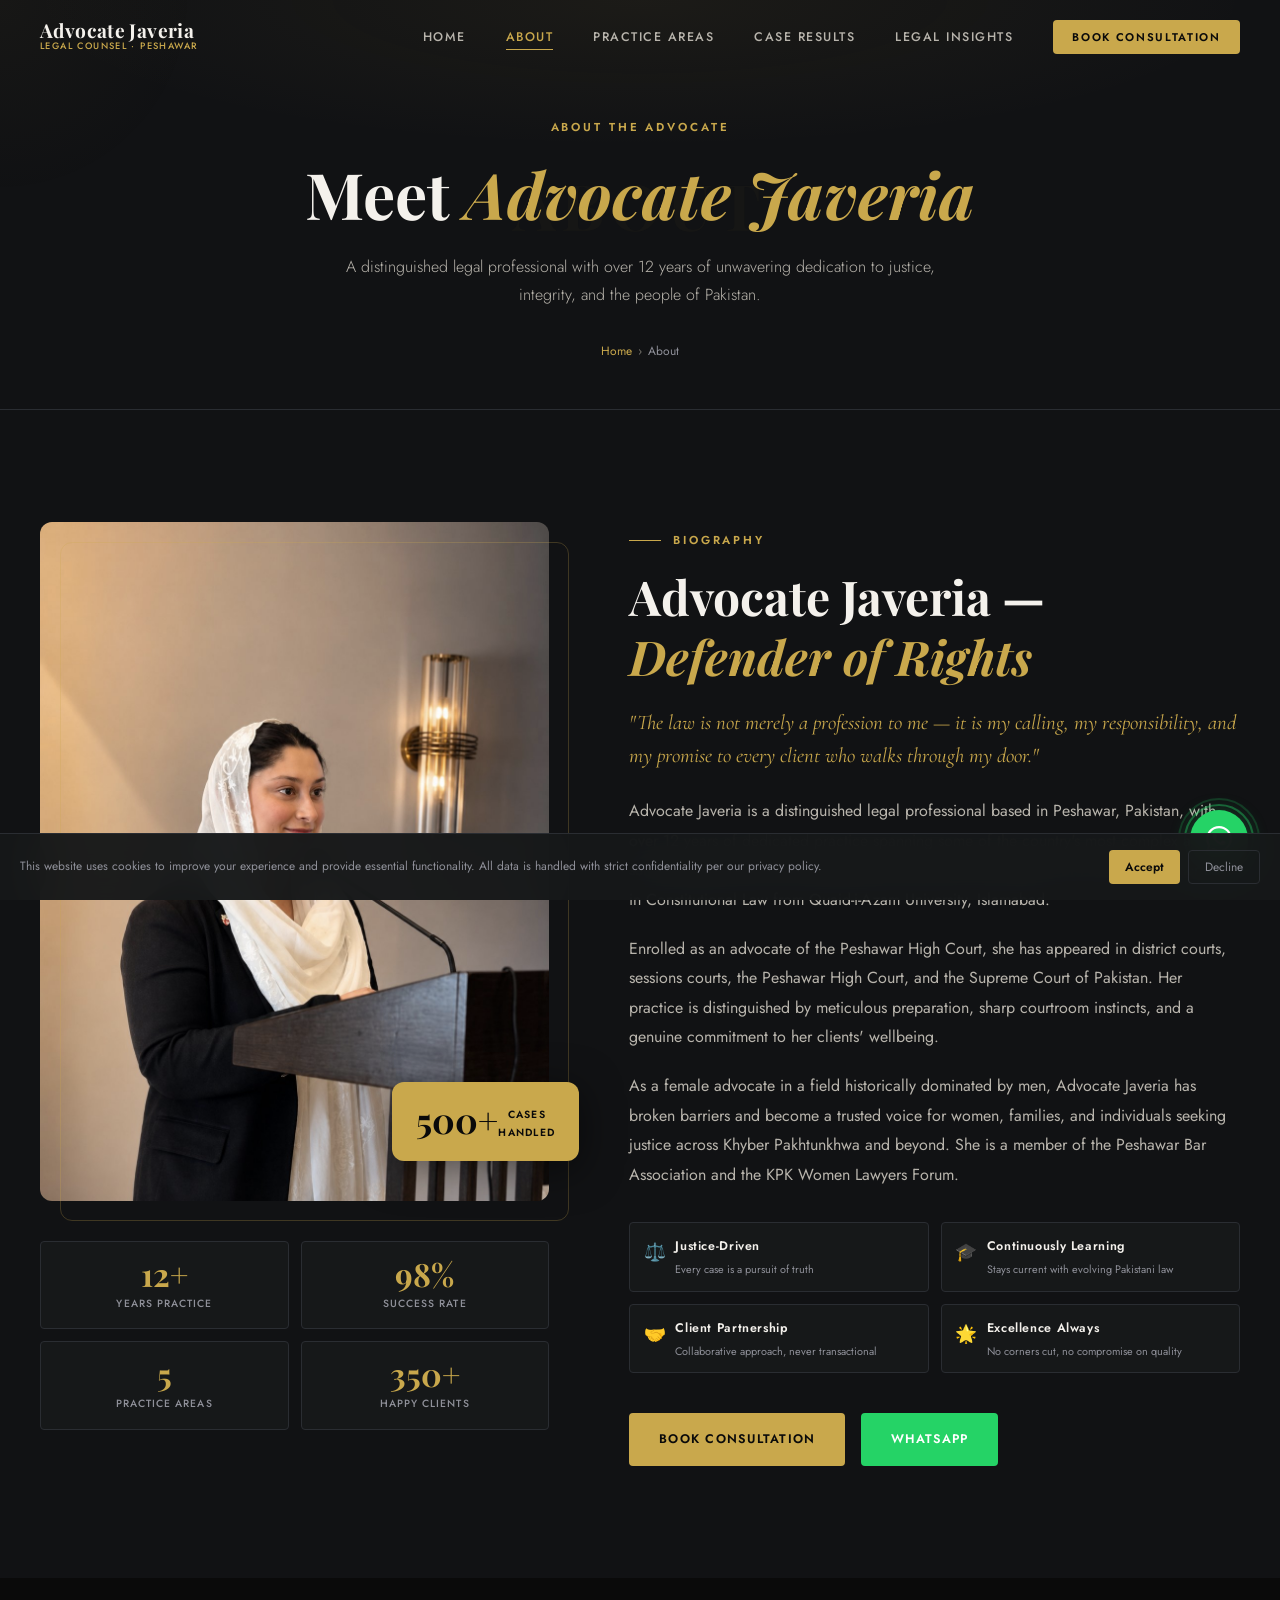
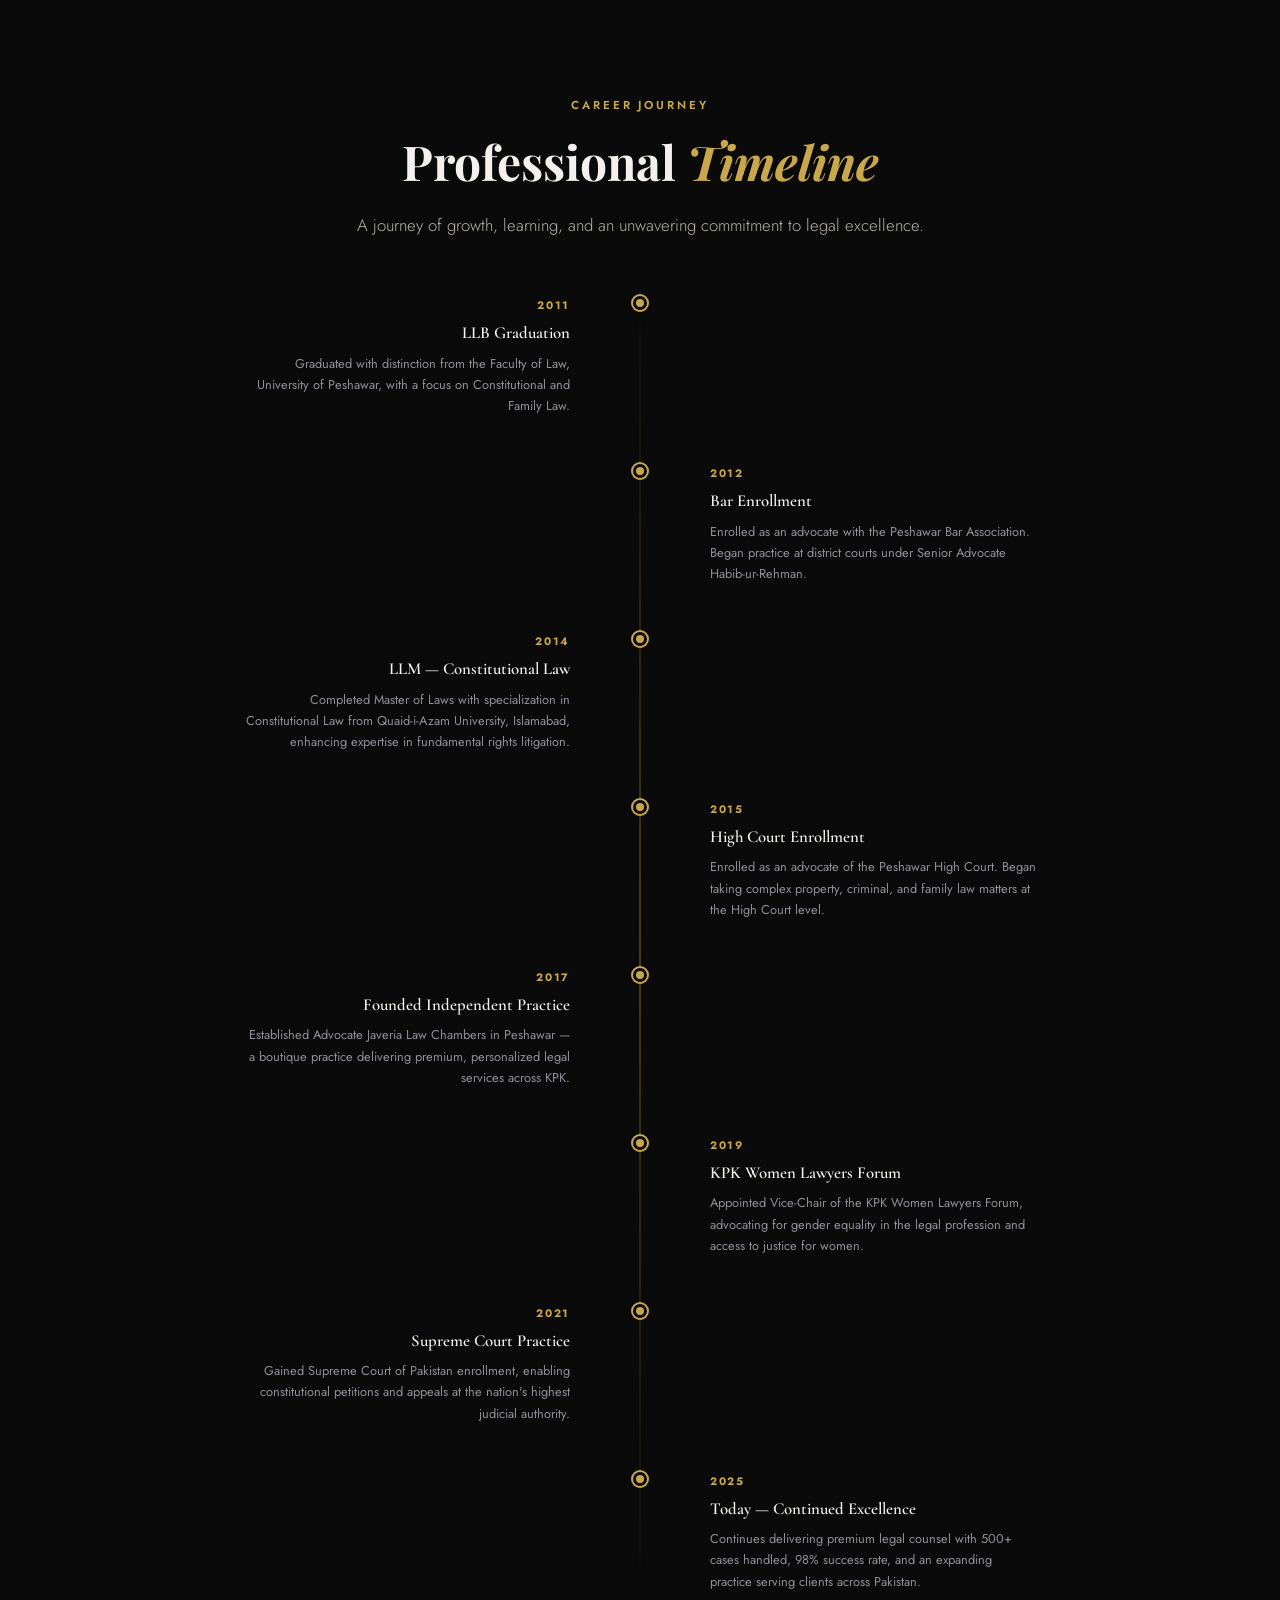
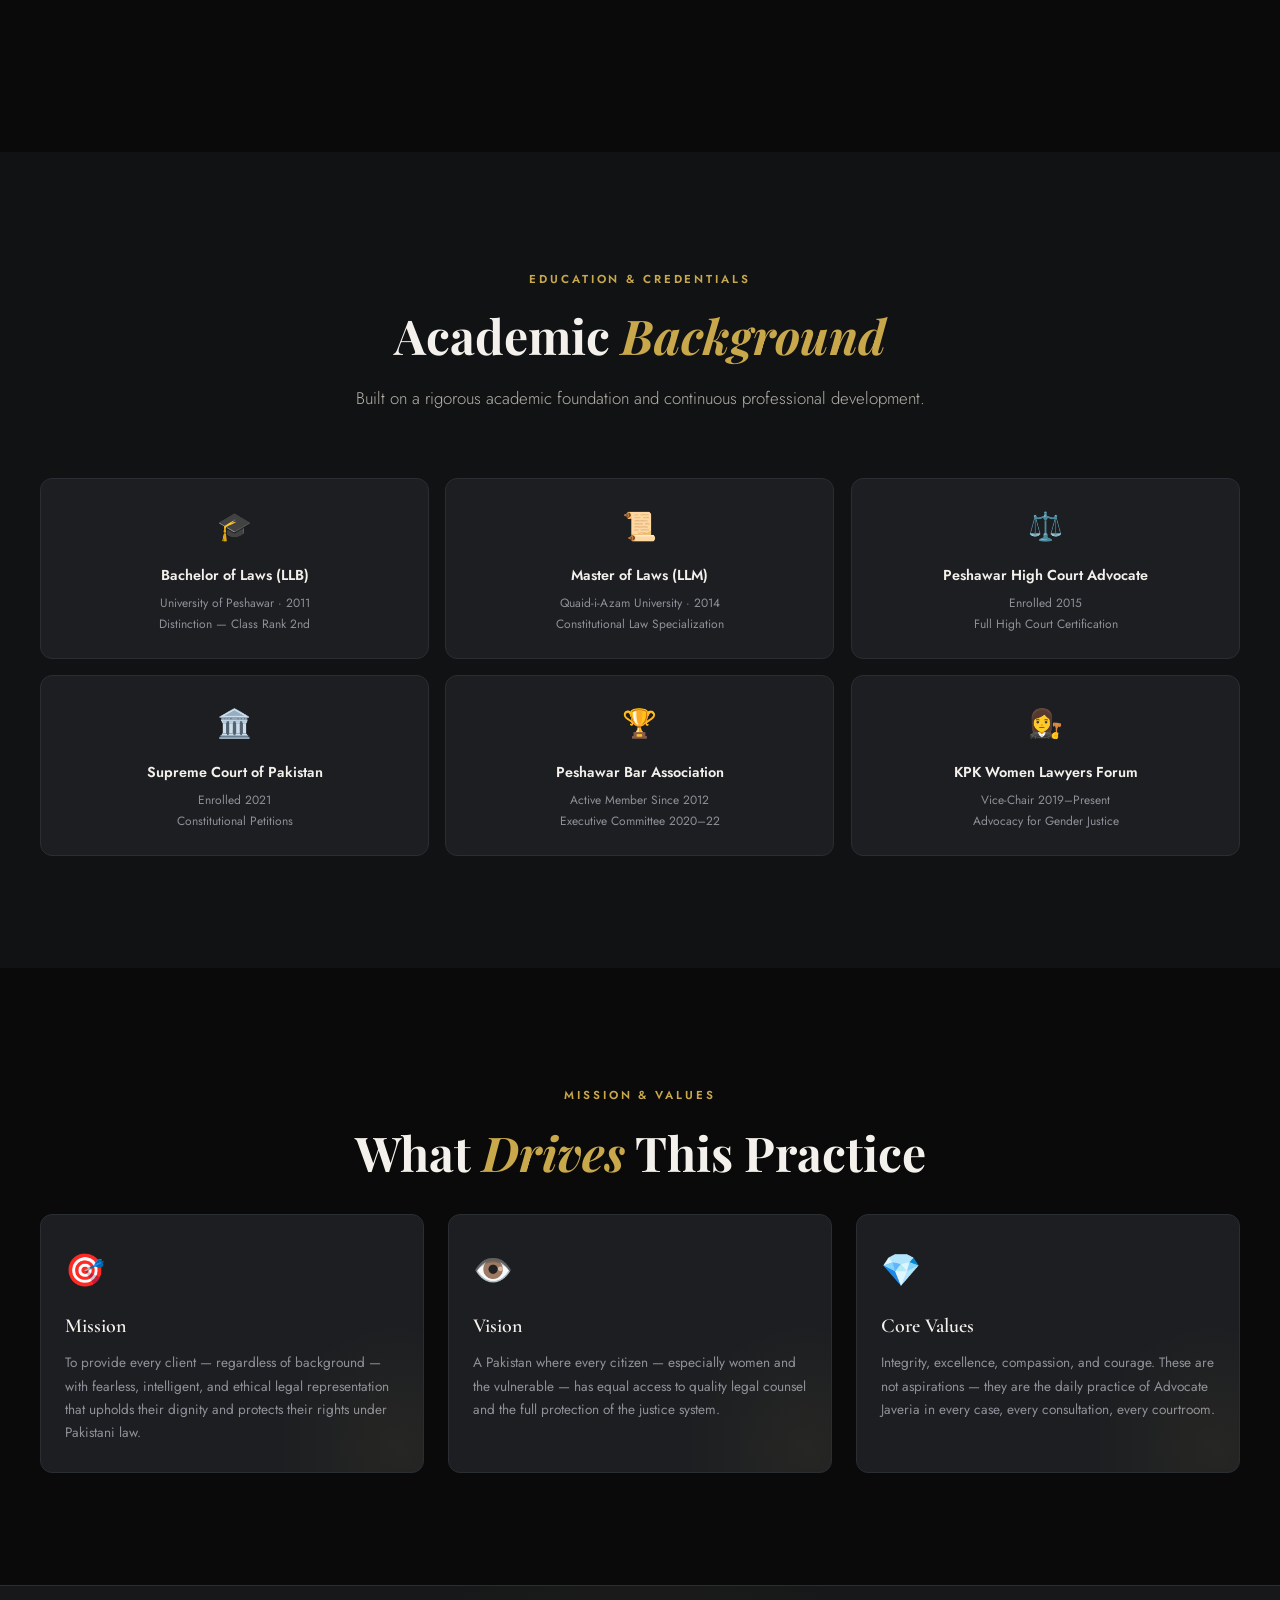
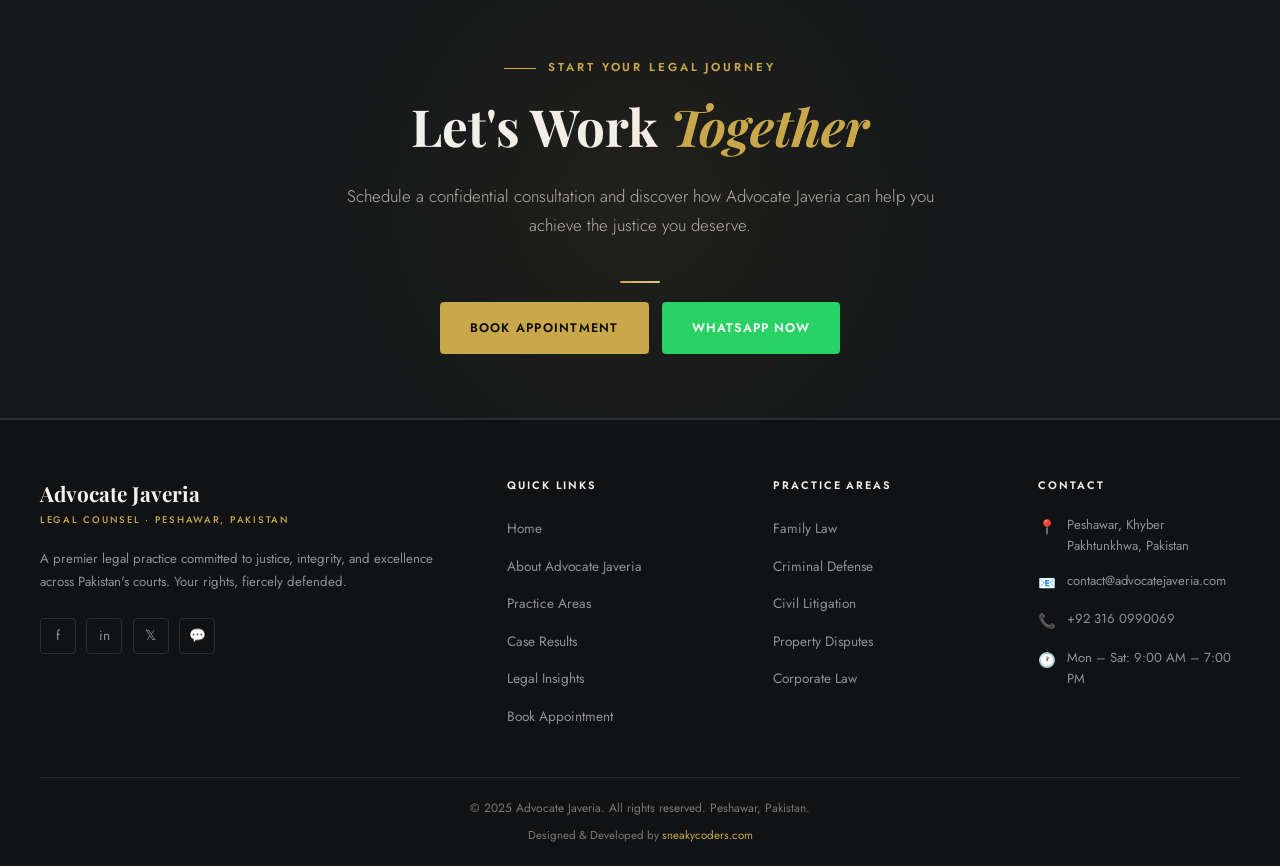
<file: about.html>
<!DOCTYPE html>
<html lang="en">
<head>
  <meta charset="UTF-8">
  <meta name="viewport" content="width=device-width, initial-scale=1.0">
  <meta name="description" content="Learn about Advocate Javeria — her professional biography, 12+ years of legal experience, education, achievements, and personal mission to deliver justice in Pakistan.">
  <meta name="keywords" content="About Advocate Javeria, Female Lawyer Peshawar, Legal Biography Pakistan">
  <title>About — Advocate Javeria | Premier Legal Counsel, Peshawar</title>
  <link rel="preconnect" href="https://fonts.googleapis.com">
  <link rel="preconnect" href="https://fonts.gstatic.com" crossorigin>
  <link rel="stylesheet" href="assets/css/style.css">
  <link rel="stylesheet" href="assets/css/responsive.css">
</head>
<body>

<!-- PAGE LOADER -->
<div class="page-loader" id="pageLoader" aria-hidden="true">
  <div class="loader-logo">Advocate Javeria<span>Legal Counsel · Peshawar</span></div>
  <div class="loader-bar-wrap"><div class="loader-bar"></div></div>
  <div class="loader-tagline">Loading…</div>
</div>

<!-- NAVIGATION -->
<nav class="navbar" role="navigation" aria-label="Main navigation">
  <a href="index.html" class="nav-logo">
    <span class="nav-logo-name">Advocate Javeria</span>
    <span class="nav-logo-title">Legal Counsel · Peshawar</span>
  </a>
  <ul class="nav-menu" role="list">
    <li><a href="index.html"           class="nav-link">Home</a></li>
    <li><a href="about.html"           class="nav-link active">About</a></li>
    <li><a href="practice-areas.html"  class="nav-link">Practice Areas</a></li>
    <li><a href="case-results.html"    class="nav-link">Case Results</a></li>
    <li><a href="legal-insights.html"  class="nav-link">Legal Insights</a></li>
    <li><a href="appointment.html"     class="nav-cta">Book Consultation</a></li>
  </ul>
  <button class="hamburger" aria-label="Toggle mobile menu" aria-expanded="false">
    <span></span><span></span><span></span>
  </button>
</nav>

<div class="mobile-overlay" role="dialog" aria-modal="true">
  <a href="index.html"          class="mobile-nav-link">Home</a>
  <a href="about.html"          class="mobile-nav-link active">About</a>
  <a href="practice-areas.html" class="mobile-nav-link">Practice Areas</a>
  <a href="case-results.html"   class="mobile-nav-link">Case Results</a>
  <a href="legal-insights.html" class="mobile-nav-link">Legal Insights</a>
  <a href="appointment.html"    class="btn-primary mobile-nav-cta">Book Consultation</a>
</div>

<!-- PAGE HERO -->
<div class="page-hero" data-title="ABOUT" aria-label="Page header">
  <div class="container">
    <div class="section-label">About the Advocate</div>
    <h1 class="section-title">Meet <em>Advocate Javeria</em></h1>
    <p class="section-subtitle">
      A distinguished legal professional with over 12 years of unwavering dedication 
      to justice, integrity, and the people of Pakistan.
    </p>
    <nav class="breadcrumb" aria-label="Breadcrumb">
      <a href="index.html">Home</a>
      <span class="breadcrumb-sep">›</span>
      <span>About</span>
    </nav>
  </div>
</div>

<!-- BIOGRAPHY -->
<section aria-labelledby="bio-heading" style="background:var(--deep);">
  <div class="container">
    <div class="about-grid">

      <!-- Image Column -->
      <div class="about-img-col reveal-left">
        <div class="welcome-img-wrap">
          <!-- AI Prompt: Confident Pakistani female lawyer, formal black blazer,
               elegant office backdrop, law books visible, warm studio portrait -->
          <img src="assets/images/advocate-javeria.jpg"
               alt="Advocate Javeria — Distinguished Legal Professional, Peshawar"
               class="welcome-img"
               style="width:100%;border-radius:12px;object-fit:cover;object-position:top center;"
               loading="lazy">
          <div class="welcome-img-border" aria-hidden="true"></div>
          <div class="welcome-badge">
            <div class="welcome-badge-num">500+</div>
            <div class="welcome-badge-txt">Cases<br>Handled</div>
          </div>
        </div>

        <!-- Achievement boxes below image -->
        <div class="about-achievements" style="margin-top:2.5rem;">
          <div class="achievement-card reveal delay-1">
            <div class="achievement-num">12+</div>
            <div class="achievement-label">Years Practice</div>
          </div>
          <div class="achievement-card reveal delay-2">
            <div class="achievement-num">98%</div>
            <div class="achievement-label">Success Rate</div>
          </div>
          <div class="achievement-card reveal delay-3">
            <div class="achievement-num">5</div>
            <div class="achievement-label">Practice Areas</div>
          </div>
          <div class="achievement-card reveal delay-4">
            <div class="achievement-num">350+</div>
            <div class="achievement-label">Happy Clients</div>
          </div>
        </div>
      </div>

      <!-- Biography Content -->
      <div class="reveal-right">
        <div class="section-label">Biography</div>
        <h2 class="section-title" id="bio-heading">
          Advocate Javeria —<br><em>Defender of Rights</em>
        </h2>

        <p class="welcome-intro">
          "The law is not merely a profession to me — it is my calling, my responsibility, 
          and my promise to every client who walks through my door."
        </p>

        <p class="welcome-text" style="margin-bottom:1.2rem;">
          Advocate Javeria is a distinguished legal professional based in Peshawar, Pakistan, 
          with over 12 years of dedicated practice spanning some of the country's most 
          complex and sensitive legal matters. She obtained her LLB from the University of 
          Peshawar and her LLM in Constitutional Law from Quaid-i-Azam University, Islamabad.
        </p>
        <p class="welcome-text" style="margin-bottom:1.2rem;">
          Enrolled as an advocate of the Peshawar High Court, she has appeared in district 
          courts, sessions courts, the Peshawar High Court, and the Supreme Court of Pakistan. 
          Her practice is distinguished by meticulous preparation, sharp courtroom instincts, 
          and a genuine commitment to her clients' wellbeing.
        </p>
        <p class="welcome-text" style="margin-bottom:2rem;">
          As a female advocate in a field historically dominated by men, Advocate Javeria has 
          broken barriers and become a trusted voice for women, families, and individuals 
          seeking justice across Khyber Pakhtunkhwa and beyond. She is a member of the 
          Peshawar Bar Association and the KPK Women Lawyers Forum.
        </p>

        <!-- Values -->
        <div class="welcome-values">
          <div class="value-item">
            <span class="value-icon">⚖️</span>
            <div>
              <div class="value-name">Justice-Driven</div>
              <div class="value-desc">Every case is a pursuit of truth</div>
            </div>
          </div>
          <div class="value-item">
            <span class="value-icon">🎓</span>
            <div>
              <div class="value-name">Continuously Learning</div>
              <div class="value-desc">Stays current with evolving Pakistani law</div>
            </div>
          </div>
          <div class="value-item">
            <span class="value-icon">🤝</span>
            <div>
              <div class="value-name">Client Partnership</div>
              <div class="value-desc">Collaborative approach, never transactional</div>
            </div>
          </div>
          <div class="value-item">
            <span class="value-icon">🌟</span>
            <div>
              <div class="value-name">Excellence Always</div>
              <div class="value-desc">No corners cut, no compromise on quality</div>
            </div>
          </div>
        </div>

        <div style="display:flex;gap:1rem;flex-wrap:wrap;margin-top:2.5rem;">
          <a href="appointment.html" class="btn-primary">Book Consultation</a>
          <a href="https://wa.me/923160990069" class="btn-whatsapp" target="_blank" rel="noopener">WhatsApp</a>
        </div>
      </div>

    </div>
  </div>
</section>

<!-- EXPERIENCE TIMELINE -->
<section aria-labelledby="timeline-heading" style="background:var(--black);">
  <div class="container">
    <div class="text-center reveal">
      <div class="section-label">Career Journey</div>
      <h2 class="section-title" id="timeline-heading">Professional <em>Timeline</em></h2>
      <p class="section-subtitle">A journey of growth, learning, and an unwavering commitment to legal excellence.</p>
    </div>

    <div class="timeline">
      <div class="timeline-item reveal">
        <div class="timeline-content">
          <div class="timeline-year">2011</div>
          <div class="timeline-title">LLB Graduation</div>
          <div class="timeline-desc">Graduated with distinction from the Faculty of Law, University of Peshawar, with a focus on Constitutional and Family Law.</div>
        </div>
        <div class="timeline-dot"><div class="timeline-dot-inner"></div></div>
        <div class="timeline-empty"></div>
      </div>

      <div class="timeline-item reveal delay-1">
        <div class="timeline-empty"></div>
        <div class="timeline-dot"><div class="timeline-dot-inner"></div></div>
        <div class="timeline-content">
          <div class="timeline-year">2012</div>
          <div class="timeline-title">Bar Enrollment</div>
          <div class="timeline-desc">Enrolled as an advocate with the Peshawar Bar Association. Began practice at district courts under Senior Advocate Habib-ur-Rehman.</div>
        </div>
      </div>

      <div class="timeline-item reveal delay-2">
        <div class="timeline-content">
          <div class="timeline-year">2014</div>
          <div class="timeline-title">LLM — Constitutional Law</div>
          <div class="timeline-desc">Completed Master of Laws with specialization in Constitutional Law from Quaid-i-Azam University, Islamabad, enhancing expertise in fundamental rights litigation.</div>
        </div>
        <div class="timeline-dot"><div class="timeline-dot-inner"></div></div>
        <div class="timeline-empty"></div>
      </div>

      <div class="timeline-item reveal delay-3">
        <div class="timeline-empty"></div>
        <div class="timeline-dot"><div class="timeline-dot-inner"></div></div>
        <div class="timeline-content">
          <div class="timeline-year">2015</div>
          <div class="timeline-title">High Court Enrollment</div>
          <div class="timeline-desc">Enrolled as an advocate of the Peshawar High Court. Began taking complex property, criminal, and family law matters at the High Court level.</div>
        </div>
      </div>

      <div class="timeline-item reveal delay-2">
        <div class="timeline-content">
          <div class="timeline-year">2017</div>
          <div class="timeline-title">Founded Independent Practice</div>
          <div class="timeline-desc">Established Advocate Javeria Law Chambers in Peshawar — a boutique practice delivering premium, personalized legal services across KPK.</div>
        </div>
        <div class="timeline-dot"><div class="timeline-dot-inner"></div></div>
        <div class="timeline-empty"></div>
      </div>

      <div class="timeline-item reveal delay-3">
        <div class="timeline-empty"></div>
        <div class="timeline-dot"><div class="timeline-dot-inner"></div></div>
        <div class="timeline-content">
          <div class="timeline-year">2019</div>
          <div class="timeline-title">KPK Women Lawyers Forum</div>
          <div class="timeline-desc">Appointed Vice-Chair of the KPK Women Lawyers Forum, advocating for gender equality in the legal profession and access to justice for women.</div>
        </div>
      </div>

      <div class="timeline-item reveal delay-2">
        <div class="timeline-content">
          <div class="timeline-year">2021</div>
          <div class="timeline-title">Supreme Court Practice</div>
          <div class="timeline-desc">Gained Supreme Court of Pakistan enrollment, enabling constitutional petitions and appeals at the nation's highest judicial authority.</div>
        </div>
        <div class="timeline-dot"><div class="timeline-dot-inner"></div></div>
        <div class="timeline-empty"></div>
      </div>

      <div class="timeline-item reveal delay-3">
        <div class="timeline-empty"></div>
        <div class="timeline-dot"><div class="timeline-dot-inner"></div></div>
        <div class="timeline-content">
          <div class="timeline-year">2025</div>
          <div class="timeline-title">Today — Continued Excellence</div>
          <div class="timeline-desc">Continues delivering premium legal counsel with 500+ cases handled, 98% success rate, and an expanding practice serving clients across Pakistan.</div>
        </div>
      </div>
    </div>
  </div>
</section>

<!-- EDUCATION & CERTIFICATIONS -->
<section aria-labelledby="cert-heading" style="background:var(--deep);">
  <div class="container">
    <div class="text-center reveal">
      <div class="section-label">Education &amp; Credentials</div>
      <h2 class="section-title" id="cert-heading">Academic <em>Background</em></h2>
      <p class="section-subtitle">Built on a rigorous academic foundation and continuous professional development.</p>
    </div>

    <div class="certifications-grid" style="margin-top:4rem;">
      <div class="cert-card reveal delay-1">
        <div class="cert-icon">🎓</div>
        <div class="cert-title">Bachelor of Laws (LLB)</div>
        <div class="cert-sub">University of Peshawar · 2011<br>Distinction — Class Rank 2nd</div>
      </div>
      <div class="cert-card reveal delay-2">
        <div class="cert-icon">📜</div>
        <div class="cert-title">Master of Laws (LLM)</div>
        <div class="cert-sub">Quaid-i-Azam University · 2014<br>Constitutional Law Specialization</div>
      </div>
      <div class="cert-card reveal delay-3">
        <div class="cert-icon">⚖️</div>
        <div class="cert-title">Peshawar High Court Advocate</div>
        <div class="cert-sub">Enrolled 2015<br>Full High Court Certification</div>
      </div>
      <div class="cert-card reveal delay-1">
        <div class="cert-icon">🏛️</div>
        <div class="cert-title">Supreme Court of Pakistan</div>
        <div class="cert-sub">Enrolled 2021<br>Constitutional Petitions</div>
      </div>
      <div class="cert-card reveal delay-2">
        <div class="cert-icon">🏆</div>
        <div class="cert-title">Peshawar Bar Association</div>
        <div class="cert-sub">Active Member Since 2012<br>Executive Committee 2020–22</div>
      </div>
      <div class="cert-card reveal delay-3">
        <div class="cert-icon">👩‍⚖️</div>
        <div class="cert-title">KPK Women Lawyers Forum</div>
        <div class="cert-sub">Vice-Chair 2019–Present<br>Advocacy for Gender Justice</div>
      </div>
    </div>
  </div>
</section>

<!-- MISSION & VALUES -->
<section aria-labelledby="mission-heading" style="background:var(--black);">
  <div class="container">
    <div class="text-center reveal" style="max-width:800px;margin:0 auto;">
      <div class="section-label">Mission &amp; Values</div>
      <h2 class="section-title" id="mission-heading">What <em>Drives</em> This Practice</h2>
    </div>

    <div class="why-grid" style="margin-top:2rem;">
      <div class="why-card reveal delay-1">
        <div class="why-icon">🎯</div>
        <h3 class="why-title">Mission</h3>
        <p class="why-desc">To provide every client — regardless of background — with fearless, intelligent, and ethical legal representation that upholds their dignity and protects their rights under Pakistani law.</p>
      </div>
      <div class="why-card reveal delay-2">
        <div class="why-icon">👁️</div>
        <h3 class="why-title">Vision</h3>
        <p class="why-desc">A Pakistan where every citizen — especially women and the vulnerable — has equal access to quality legal counsel and the full protection of the justice system.</p>
      </div>
      <div class="why-card reveal delay-3">
        <div class="why-icon">💎</div>
        <h3 class="why-title">Core Values</h3>
        <p class="why-desc">Integrity, excellence, compassion, and courage. These are not aspirations — they are the daily practice of Advocate Javeria in every case, every consultation, every courtroom.</p>
      </div>
    </div>
  </div>
</section>

<!-- CTA -->
<div class="cta-banner reveal" style="background:var(--surface);">
  <div class="container">
    <div class="section-label" style="justify-content:center;">Start Your Legal Journey</div>
    <h2 class="section-title">
      Let's Work <em>Together</em>
    </h2>
    <p class="section-subtitle">
      Schedule a confidential consultation and discover how Advocate Javeria 
      can help you achieve the justice you deserve.
    </p>
    <div class="gold-rule"></div>
    <div class="cta-banner-btns">
      <a href="appointment.html" class="btn-primary">Book Appointment</a>
      <a href="https://wa.me/923160990069" class="btn-whatsapp" target="_blank" rel="noopener">WhatsApp Now</a>
    </div>
  </div>
</div>

<!-- FOOTER -->
<footer role="contentinfo">
  <div class="container">
    <div class="footer-top">
      <div class="footer-brand">
        <div class="footer-logo-name">Advocate Javeria</div>
        <div class="footer-logo-tag">Legal Counsel · Peshawar, Pakistan</div>
        <p class="footer-about">A premier legal practice committed to justice, integrity, and excellence across Pakistan's courts. Your rights, fiercely defended.</p>
        <div class="footer-social">
          <a href="#" class="social-btn" aria-label="Facebook">f</a>
          <a href="#" class="social-btn" aria-label="LinkedIn">in</a>
          <a href="#" class="social-btn" aria-label="Twitter">𝕏</a>
          <a href="https://wa.me/923160990069" class="social-btn" aria-label="WhatsApp" target="_blank" rel="noopener">💬</a>
        </div>
      </div>
      <div>
        <h3 class="footer-col-title">Quick Links</h3>
        <ul class="footer-links">
          <li><a href="index.html"           class="footer-link">Home</a></li>
          <li><a href="about.html"           class="footer-link">About Advocate Javeria</a></li>
          <li><a href="practice-areas.html"  class="footer-link">Practice Areas</a></li>
          <li><a href="case-results.html"    class="footer-link">Case Results</a></li>
          <li><a href="legal-insights.html"  class="footer-link">Legal Insights</a></li>
          <li><a href="appointment.html"     class="footer-link">Book Appointment</a></li>
        </ul>
      </div>
      <div>
        <h3 class="footer-col-title">Practice Areas</h3>
        <ul class="footer-links">
          <li><a href="practice-areas.html" class="footer-link">Family Law</a></li>
          <li><a href="practice-areas.html" class="footer-link">Criminal Defense</a></li>
          <li><a href="practice-areas.html" class="footer-link">Civil Litigation</a></li>
          <li><a href="practice-areas.html" class="footer-link">Property Disputes</a></li>
          <li><a href="practice-areas.html" class="footer-link">Corporate Law</a></li>
        </ul>
      </div>
      <div>
        <h3 class="footer-col-title">Contact</h3>
        <div class="footer-contact-item"><span class="footer-contact-icon">📍</span><span>Peshawar, Khyber Pakhtunkhwa, Pakistan</span></div>
        <div class="footer-contact-item"><span class="footer-contact-icon">📧</span><span>contact@advocatejaveria.com</span></div>
        <div class="footer-contact-item"><span class="footer-contact-icon">📞</span><span>+92 316 0990069</span></div>
        <div class="footer-contact-item"><span class="footer-contact-icon">🕐</span><span>Mon – Sat: 9:00 AM – 7:00 PM</span></div>
      </div>
    </div>
    <div class="footer-bottom">
      <p class="footer-copy">© 2025 Advocate Javeria. All rights reserved. Peshawar, Pakistan.</p>
      <p class="footer-dev">Designed &amp; Developed by <a href="https://sneakycoders.com" target="_blank" rel="noopener noreferrer">sneakycoders.com</a></p>
    </div>
  </div>
</footer>

<!-- WHATSAPP FLOAT -->
<div class="whatsapp-float" aria-label="Contact via WhatsApp">
  <span class="whatsapp-tooltip">Chat with Advocate Javeria</span>
  <a href="https://wa.me/923160990069?text=Hello%20Advocate%20Javeria%2C%20I%20need%20legal%20consultation."
     class="whatsapp-btn" target="_blank" rel="noopener noreferrer" aria-label="Open WhatsApp">
    <svg viewBox="0 0 24 24" xmlns="http://www.w3.org/2000/svg">
      <path d="M17.472 14.382c-.297-.149-1.758-.867-2.03-.967-.273-.099-.471-.148-.67.15-.197.297-.767.966-.94 1.164-.173.199-.347.223-.644.075-.297-.15-1.255-.463-2.39-1.475-.883-.788-1.48-1.761-1.653-2.059-.173-.297-.018-.458.13-.606.134-.133.298-.347.446-.52.149-.174.198-.298.298-.497.099-.198.05-.371-.025-.52-.075-.149-.669-1.612-.916-2.207-.242-.579-.487-.5-.669-.51-.173-.008-.371-.01-.57-.01-.198 0-.52.074-.792.372-.272.297-1.04 1.016-1.04 2.479 0 1.462 1.065 2.875 1.213 3.074.149.198 2.096 3.2 5.077 4.487.709.306 1.262.489 1.694.625.712.227 1.36.195 1.871.118.571-.085 1.758-.719 2.006-1.413.248-.694.248-1.289.173-1.413-.074-.124-.272-.198-.57-.347m-5.421 7.403h-.004a9.87 9.87 0 01-5.031-1.378l-.361-.214-3.741.982.998-3.648-.235-.374a9.86 9.86 0 01-1.51-5.26c.001-5.45 4.436-9.884 9.888-9.884 2.64 0 5.122 1.03 6.988 2.898a9.825 9.825 0 012.893 6.994c-.003 5.45-4.437 9.884-9.885 9.884m8.413-18.297A11.815 11.815 0 0012.05 0C5.495 0 .16 5.335.157 11.892c0 2.096.547 4.142 1.588 5.945L.057 24l6.305-1.654a11.882 11.882 0 005.683 1.448h.005c6.554 0 11.89-5.335 11.893-11.893a11.821 11.821 0 00-3.48-8.413z"/>
    </svg>
  </a>
</div>

<script src="assets/js/animations.js"></script>
<script src="assets/js/main.js"></script>

<!-- BACK TO TOP -->
<button class="back-to-top" id="backToTop" aria-label="Back to top">↑</button>


<!-- COOKIE BANNER -->
<div class="cookie-banner" id="cookieBanner" role="dialog" aria-label="Cookie notice">
  <p class="cookie-text">
    This website uses cookies to improve your experience and provide essential functionality. 
    All data is handled with strict confidentiality per our privacy policy.
  </p>
  <div class="cookie-btns">
    <button class="cookie-accept" id="cookieAccept">Accept</button>
    <button class="cookie-decline" id="cookieDecline">Decline</button>
  </div>
</div>


<script>
  // Page Loader
  window.addEventListener('load', function() {
    setTimeout(function() {
      var loader = document.getElementById('pageLoader');
      if (loader) loader.classList.add('hidden');
    }, 1600);
  });

  // Back to Top
  var btt = document.getElementById('backToTop');
  if (btt) {
    window.addEventListener('scroll', function() {
      btt.classList.toggle('visible', window.scrollY > 400);
    }, {passive: true});
    btt.addEventListener('click', function() {
      window.scrollTo({top: 0, behavior: 'smooth'});
    });
  }

  // Cookie Banner
  var banner = document.getElementById('cookieBanner');
  var accepted = localStorage.getItem('cookie_consent');
  if (banner && !accepted) {
    setTimeout(function() { banner.classList.add('show'); }, 2000);
  }
  document.getElementById('cookieAccept')?.addEventListener('click', function() {
    localStorage.setItem('cookie_consent', '1');
    banner.classList.remove('show');
  });
  document.getElementById('cookieDecline')?.addEventListener('click', function() {
    banner.classList.remove('show');
  });
</script>

</body>
</html>
</file>
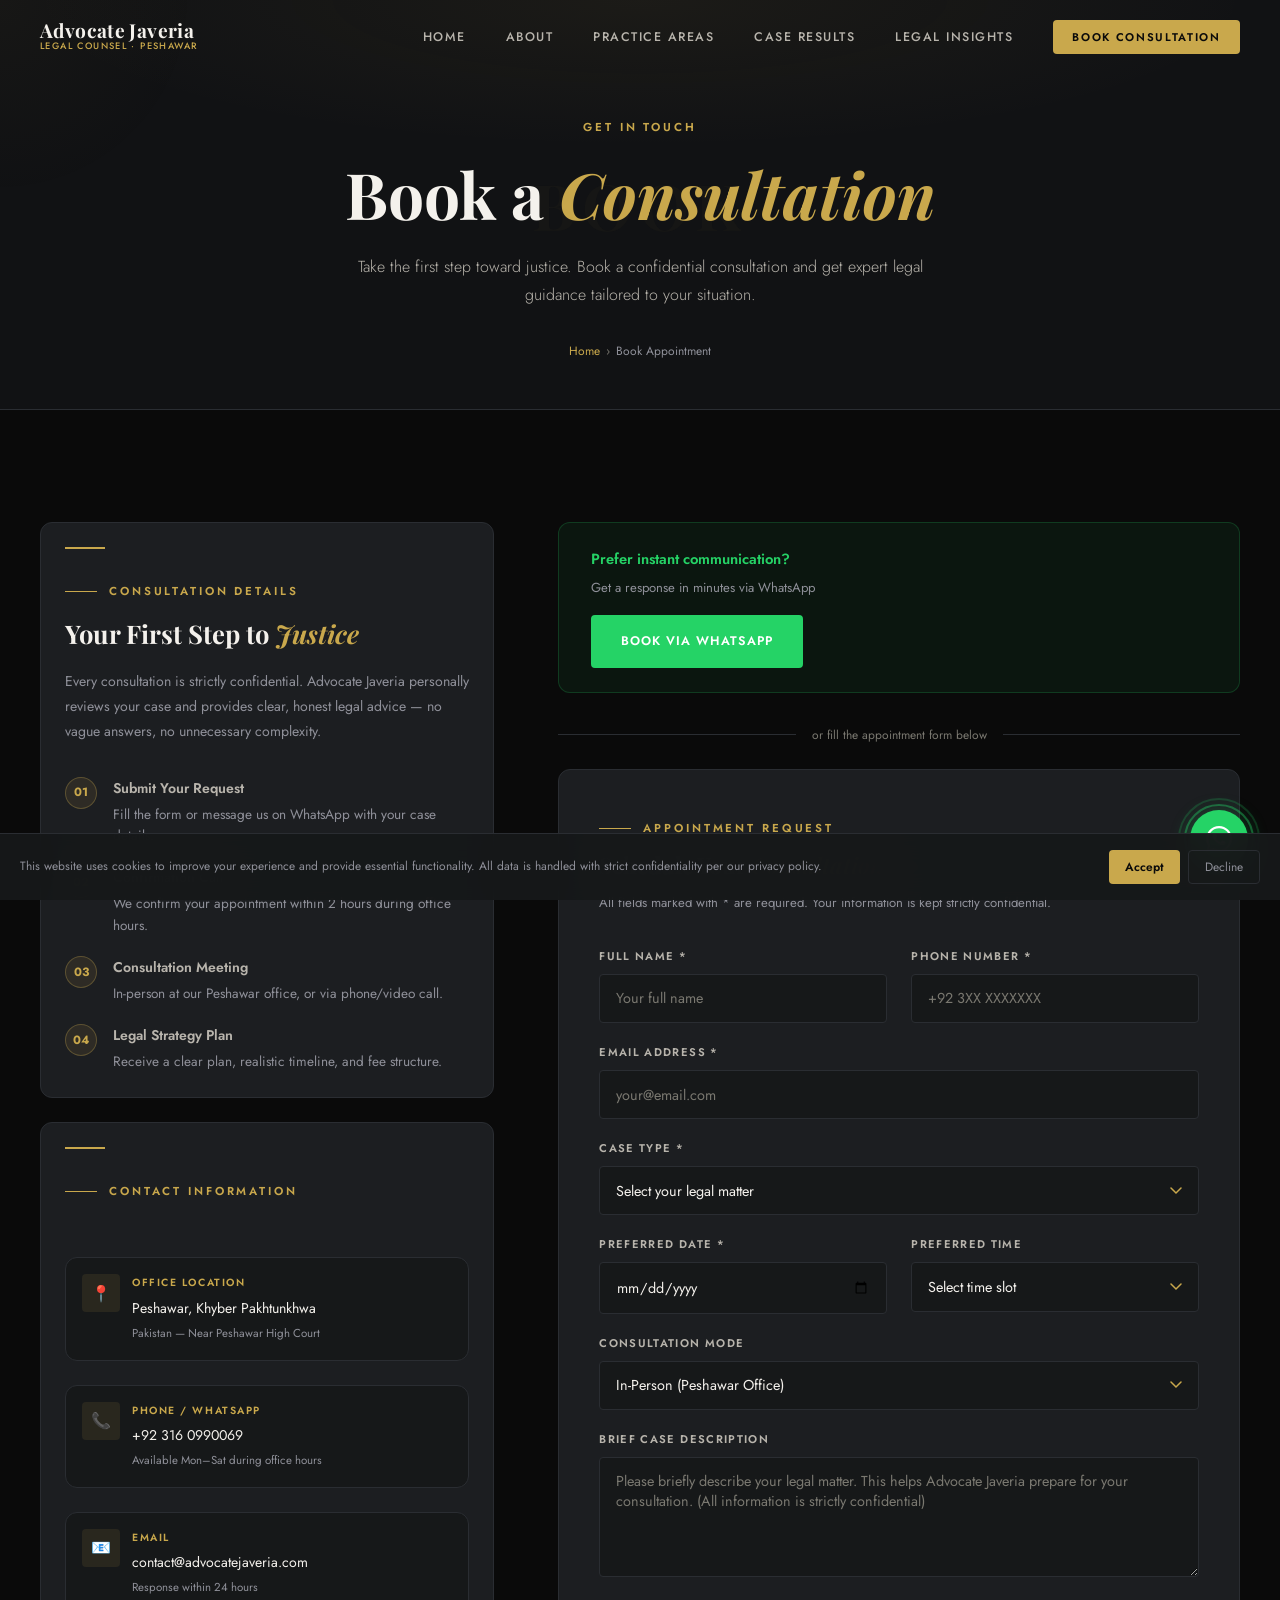
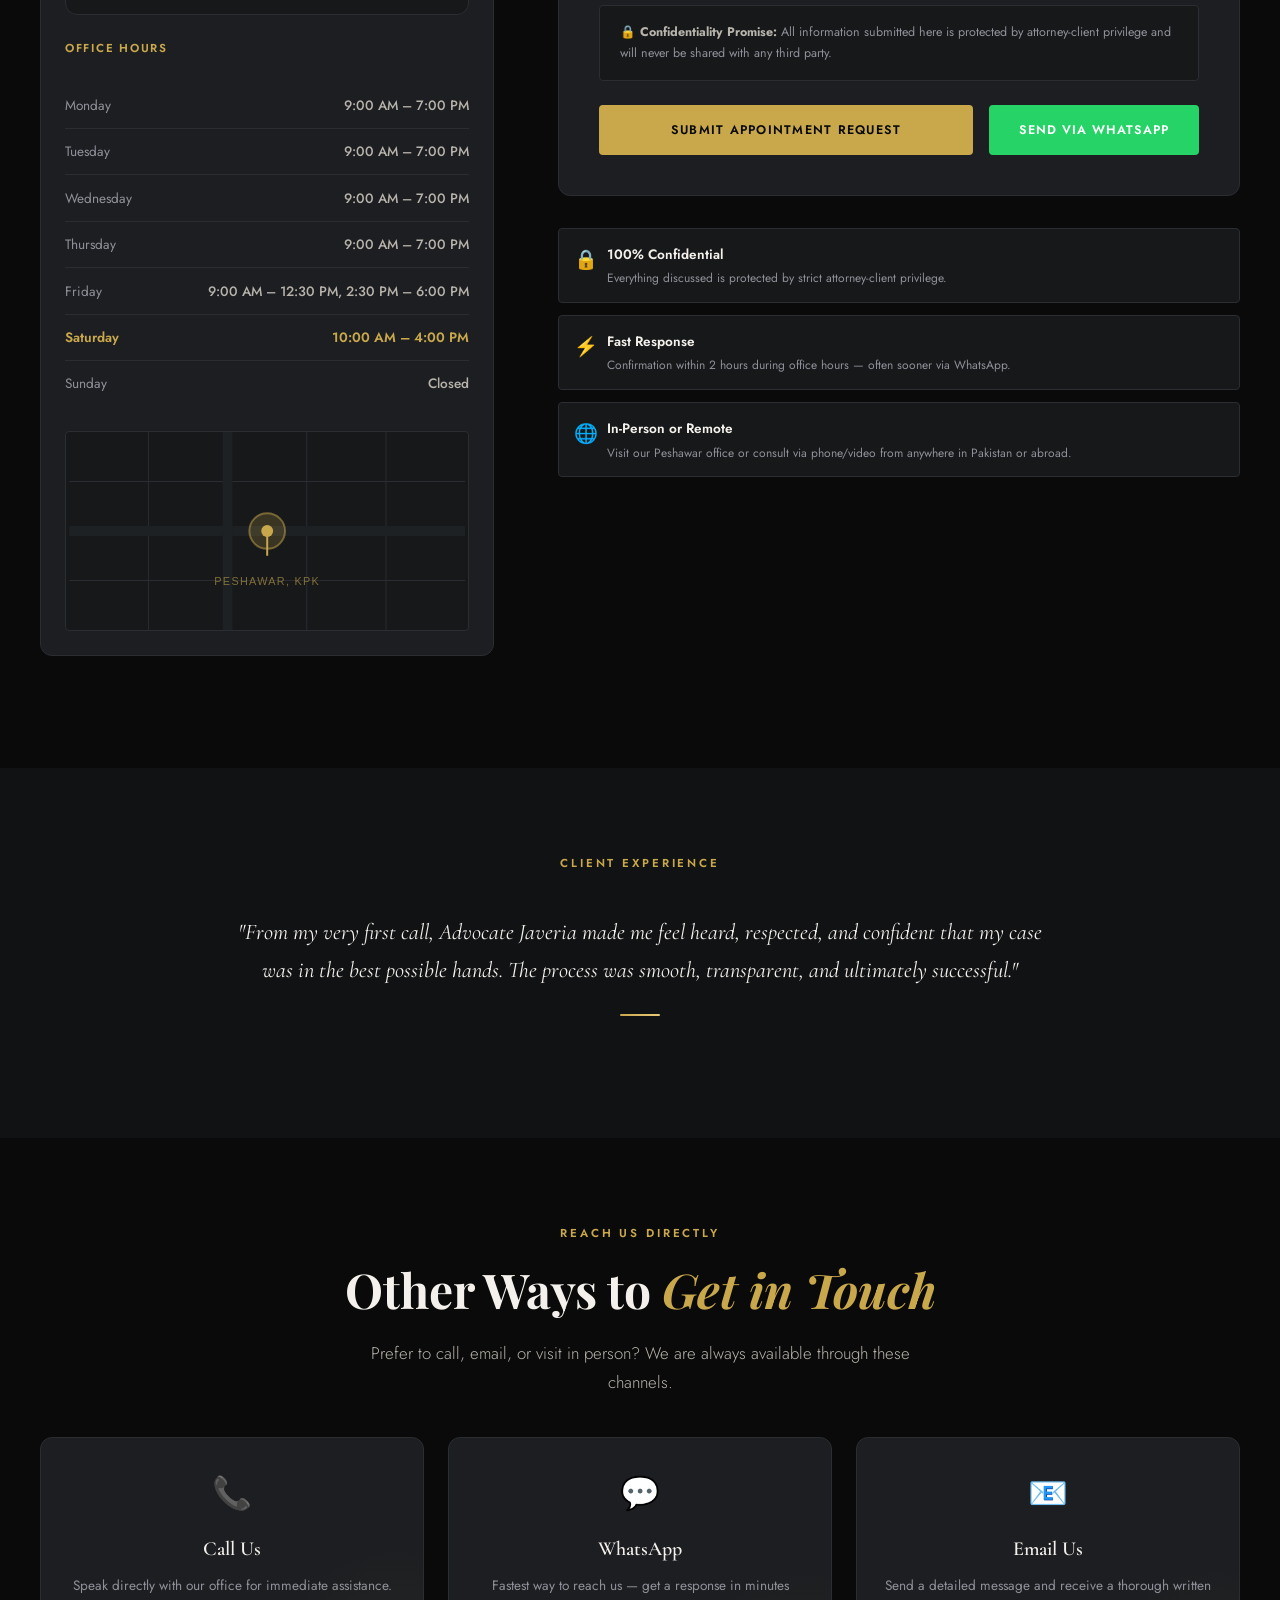
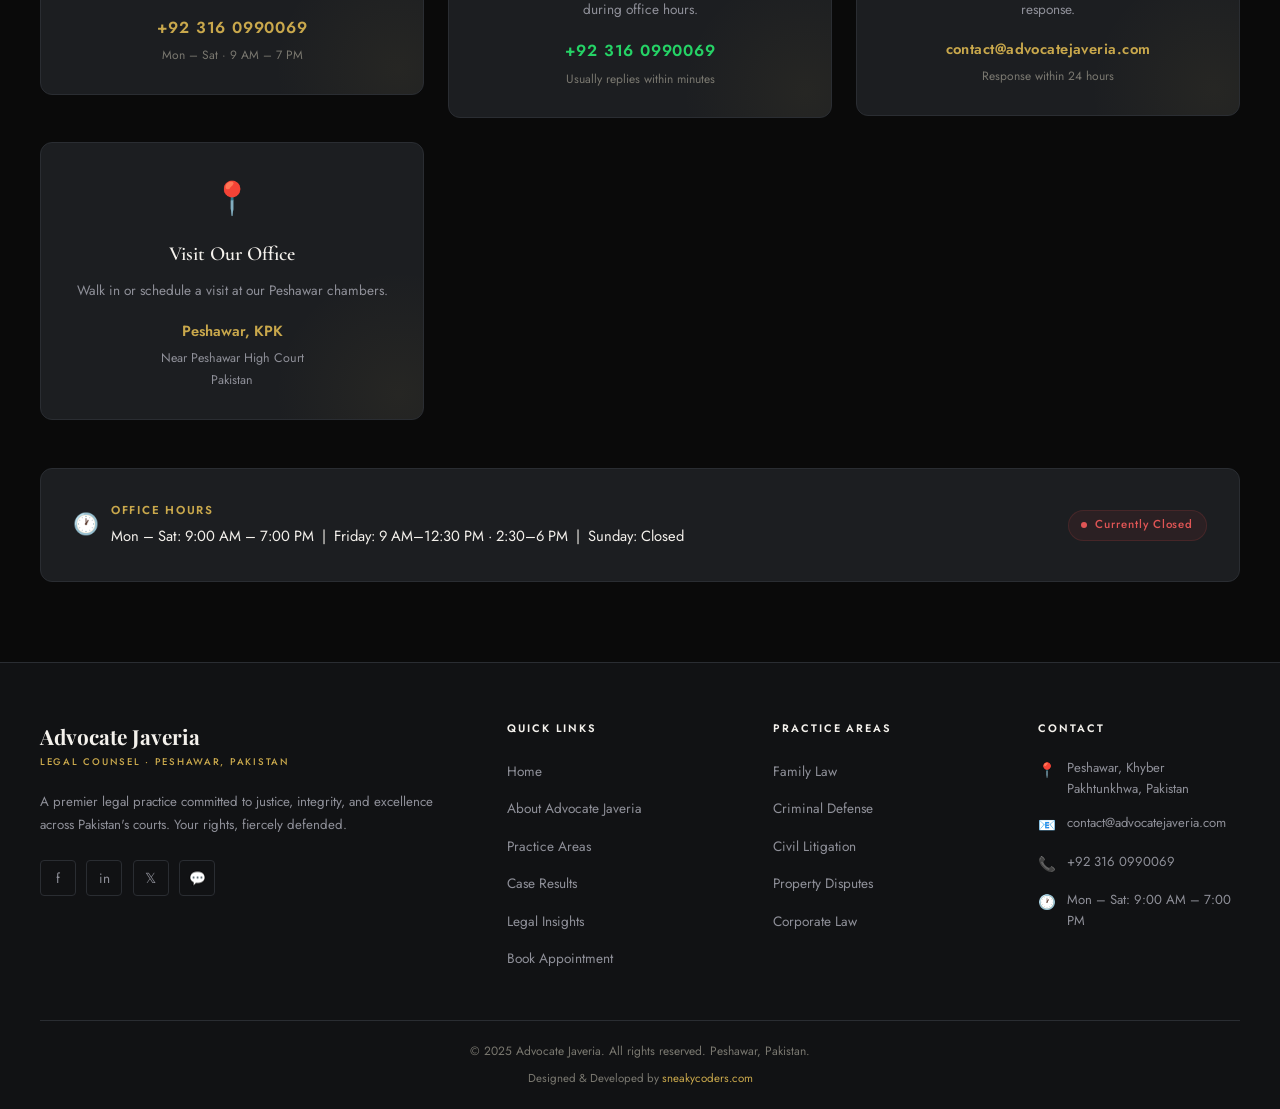
<file: appointment.html>
<!DOCTYPE html>
<html lang="en">
<head>
  <meta charset="UTF-8">
  <meta name="viewport" content="width=device-width, initial-scale=1.0">
  <meta name="description" content="Book a legal consultation with Advocate Javeria in Peshawar. Online appointment form or instant WhatsApp booking — +92 316 0990069.">
  <meta name="keywords" content="Book Lawyer Peshawar, Legal Consultation Pakistan, Appointment Advocate Javeria, WhatsApp Lawyer Pakistan">
  <title>Book Appointment — Advocate Javeria | Legal Consultation Peshawar</title>
  <link rel="preconnect" href="https://fonts.googleapis.com">
  <link rel="preconnect" href="https://fonts.gstatic.com" crossorigin>
  <link rel="stylesheet" href="assets/css/style.css">
  <link rel="stylesheet" href="assets/css/responsive.css">
  <style>
    /* ---- APPOINTMENT PAGE EXTRAS ---- */
    .office-hours-table {
      width: 100%;
      border-collapse: collapse;
      margin-top: 1.5rem;
    }
    .office-hours-table tr:not(:last-child) {
      border-bottom: 1px solid var(--border);
    }
    .office-hours-table td {
      padding: 0.7rem 0;
      font-size: 0.85rem;
      color: var(--silver);
    }
    .office-hours-table td:last-child {
      text-align: right;
      color: var(--white-dim);
      font-weight: 500;
    }
    .office-hours-table .today td {
      color: var(--gold);
      font-weight: 600;
    }
    .map-placeholder {
      width: 100%;
      height: 200px;
      background: var(--surface);
      border: 1px solid var(--border);
      border-radius: var(--radius);
      display: flex;
      align-items: center;
      justify-content: center;
      color: var(--text-muted);
      font-size: 0.8rem;
      letter-spacing: 0.1em;
      text-transform: uppercase;
      margin-top: 1.5rem;
      overflow: hidden;
      position: relative;
    }
    .map-placeholder svg {
      position: absolute;
      inset: 0;
      width: 100%;
      height: 100%;
    }
    .process-steps {
      display: flex;
      flex-direction: column;
      gap: 1.2rem;
      margin-top: 2rem;
    }
    .process-step {
      display: flex;
      align-items: flex-start;
      gap: 1rem;
    }
    .step-num {
      width: 32px;
      height: 32px;
      border-radius: 50%;
      background: rgba(201,168,76,0.1);
      border: 1px solid rgba(201,168,76,0.3);
      display: flex;
      align-items: center;
      justify-content: center;
      font-size: 0.75rem;
      font-weight: 700;
      color: var(--gold);
      flex-shrink: 0;
    }
    .step-text { font-size: 0.85rem; color: var(--silver); line-height: 1.6; }
    .step-title { font-weight: 600; color: var(--white-dim); font-size: 0.88rem; margin-bottom: 0.2rem; }
  </style>
</head>
<body>

<!-- PAGE LOADER -->
<div class="page-loader" id="pageLoader" aria-hidden="true">
  <div class="loader-logo">Advocate Javeria<span>Legal Counsel · Peshawar</span></div>
  <div class="loader-bar-wrap"><div class="loader-bar"></div></div>
  <div class="loader-tagline">Loading…</div>
</div>

<!-- NAVIGATION -->
<nav class="navbar" role="navigation" aria-label="Main navigation">
  <a href="index.html" class="nav-logo">
    <span class="nav-logo-name">Advocate Javeria</span>
    <span class="nav-logo-title">Legal Counsel · Peshawar</span>
  </a>
  <ul class="nav-menu" role="list">
    <li><a href="index.html"           class="nav-link">Home</a></li>
    <li><a href="about.html"           class="nav-link">About</a></li>
    <li><a href="practice-areas.html"  class="nav-link">Practice Areas</a></li>
    <li><a href="case-results.html"    class="nav-link">Case Results</a></li>
    <li><a href="legal-insights.html"  class="nav-link">Legal Insights</a></li>
    <li><a href="appointment.html"     class="nav-cta">Book Consultation</a></li>
  </ul>
  <button class="hamburger" aria-label="Toggle mobile menu" aria-expanded="false">
    <span></span><span></span><span></span>
  </button>
</nav>

<div class="mobile-overlay" role="dialog" aria-modal="true">
  <a href="index.html"          class="mobile-nav-link">Home</a>
  <a href="about.html"          class="mobile-nav-link">About</a>
  <a href="practice-areas.html" class="mobile-nav-link">Practice Areas</a>
  <a href="case-results.html"   class="mobile-nav-link">Case Results</a>
  <a href="legal-insights.html" class="mobile-nav-link">Legal Insights</a>
  <a href="appointment.html"    class="btn-primary mobile-nav-cta">Book Consultation</a>
</div>

<!-- PAGE HERO -->
<div class="page-hero" data-title="BOOK" aria-label="Page header">
  <div class="container">
    <div class="section-label">Get In Touch</div>
    <h1 class="section-title">Book a <em>Consultation</em></h1>
    <p class="section-subtitle">
      Take the first step toward justice. Book a confidential consultation 
      and get expert legal guidance tailored to your situation.
    </p>
    <nav class="breadcrumb" aria-label="Breadcrumb">
      <a href="index.html">Home</a>
      <span class="breadcrumb-sep">›</span>
      <span>Book Appointment</span>
    </nav>
  </div>
</div>

<!-- APPOINTMENT SECTION -->
<section class="appointment-section" aria-labelledby="appt-heading">
  <div class="container">
    <div class="appointment-grid">

      <!-- LEFT: Info Panel -->
      <div>
        <!-- Info Card -->
        <div class="appt-info-card reveal-left">
          <div class="section-label" style="margin-bottom:1rem;">Consultation Details</div>
          <h2 class="section-title" id="appt-heading" style="font-size:1.6rem;">
            Your First Step to <em>Justice</em>
          </h2>
          <p style="font-size:0.88rem;color:var(--silver);line-height:1.8;margin-bottom:1.5rem;">
            Every consultation is strictly confidential. Advocate Javeria personally reviews 
            your case and provides clear, honest legal advice — no vague answers, no unnecessary 
            complexity.
          </p>

          <!-- Process Steps -->
          <div class="process-steps">
            <div class="process-step">
              <div class="step-num">01</div>
              <div>
                <div class="step-title">Submit Your Request</div>
                <div class="step-text">Fill the form or message us on WhatsApp with your case details.</div>
              </div>
            </div>
            <div class="process-step">
              <div class="step-num">02</div>
              <div>
                <div class="step-title">Confirmation Call</div>
                <div class="step-text">We confirm your appointment within 2 hours during office hours.</div>
              </div>
            </div>
            <div class="process-step">
              <div class="step-num">03</div>
              <div>
                <div class="step-title">Consultation Meeting</div>
                <div class="step-text">In-person at our Peshawar office, or via phone/video call.</div>
              </div>
            </div>
            <div class="process-step">
              <div class="step-num">04</div>
              <div>
                <div class="step-title">Legal Strategy Plan</div>
                <div class="step-text">Receive a clear plan, realistic timeline, and fee structure.</div>
              </div>
            </div>
          </div>
        </div>

        <!-- Contact Info -->
        <div class="appt-info-card reveal-left delay-2" style="margin-top:1.5rem;">
          <div class="section-label" style="margin-bottom:1rem;">Contact Information</div>

          <div class="contact-items">
            <div class="contact-item" style="background:var(--surface);">
              <div class="contact-item-icon">📍</div>
              <div>
                <div class="contact-item-label">Office Location</div>
                <div class="contact-item-value">Peshawar, Khyber Pakhtunkhwa</div>
                <div class="contact-item-sub">Pakistan — Near Peshawar High Court</div>
              </div>
            </div>
            <div class="contact-item" style="background:var(--surface);">
              <div class="contact-item-icon">📞</div>
              <div>
                <div class="contact-item-label">Phone / WhatsApp</div>
                <div class="contact-item-value">+92 316 0990069</div>
                <div class="contact-item-sub">Available Mon–Sat during office hours</div>
              </div>
            </div>
            <div class="contact-item" style="background:var(--surface);">
              <div class="contact-item-icon">📧</div>
              <div>
                <div class="contact-item-label">Email</div>
                <div class="contact-item-value">contact@advocatejaveria.com</div>
                <div class="contact-item-sub">Response within 24 hours</div>
              </div>
            </div>
          </div>

          <!-- Office Hours Table -->
          <div style="margin-top:1.5rem;">
            <div style="font-size:0.72rem;font-weight:600;letter-spacing:0.15em;text-transform:uppercase;color:var(--gold);margin-bottom:0.8rem;">Office Hours</div>
            <table class="office-hours-table" aria-label="Office hours schedule">
              <tbody>
                <tr><td>Monday</td><td>9:00 AM – 7:00 PM</td></tr>
                <tr><td>Tuesday</td><td>9:00 AM – 7:00 PM</td></tr>
                <tr><td>Wednesday</td><td>9:00 AM – 7:00 PM</td></tr>
                <tr><td>Thursday</td><td>9:00 AM – 7:00 PM</td></tr>
                <tr><td>Friday</td><td>9:00 AM – 12:30 PM, 2:30 PM – 6:00 PM</td></tr>
                <tr><td>Saturday</td><td>10:00 AM – 4:00 PM</td></tr>
                <tr><td>Sunday</td><td>Closed</td></tr>
              </tbody>
            </table>
          </div>

          <!-- Map placeholder -->
          <div class="map-placeholder" aria-label="Office location map placeholder">
            <svg viewBox="0 0 400 200" xmlns="http://www.w3.org/2000/svg">
              <rect width="400" height="200" fill="#161819"/>
              <!-- Grid lines (map-like) -->
              <line x1="0" y1="50"  x2="400" y2="50"  stroke="#2a2d32" stroke-width="1"/>
              <line x1="0" y1="100" x2="400" y2="100" stroke="#2a2d32" stroke-width="1"/>
              <line x1="0" y1="150" x2="400" y2="150" stroke="#2a2d32" stroke-width="1"/>
              <line x1="80"  y1="0" x2="80"  y2="200" stroke="#2a2d32" stroke-width="1"/>
              <line x1="160" y1="0" x2="160" y2="200" stroke="#2a2d32" stroke-width="1"/>
              <line x1="240" y1="0" x2="240" y2="200" stroke="#2a2d32" stroke-width="1"/>
              <line x1="320" y1="0" x2="320" y2="200" stroke="#2a2d32" stroke-width="1"/>
              <!-- Roads -->
              <rect x="0" y="95" width="400" height="10" fill="#1e2124"/>
              <rect x="155" y="0" width="10" height="200" fill="#1e2124"/>
              <!-- Pin -->
              <circle cx="200" cy="100" r="18" fill="rgba(201,168,76,0.2)" stroke="rgba(201,168,76,0.5)" stroke-width="2"/>
              <circle cx="200" cy="100" r="6" fill="#c9a84c"/>
              <line x1="200" y1="100" x2="200" y2="125" stroke="#c9a84c" stroke-width="2"/>
              <text x="200" y="155" text-anchor="middle" font-size="11" fill="rgba(201,168,76,0.6)" font-family="sans-serif">Peshawar, KPK</text>
            </svg>
          </div>
        </div>
      </div>

      <!-- RIGHT: Booking Form -->
      <div class="reveal-right">
        <!-- Instant WhatsApp CTA -->
        <div style="background:rgba(37,211,102,0.06);border:1px solid rgba(37,211,102,0.2);border-radius:var(--radius-lg);padding:1.5rem 2rem;margin-bottom:2rem;display:flex;align-items:center;justify-content:space-between;flex-wrap:wrap;gap:1rem;">
          <div>
            <div style="font-weight:600;color:#25d366;font-size:0.92rem;margin-bottom:0.3rem;">Prefer instant communication?</div>
            <div style="font-size:0.82rem;color:var(--silver);">Get a response in minutes via WhatsApp</div>
          </div>
          <a href="https://wa.me/923160990069?text=Hello%20Advocate%20Javeria%2C%20I%20would%20like%20to%20book%20a%20legal%20consultation." 
             class="btn-whatsapp" target="_blank" rel="noopener" style="flex-shrink:0;">
            Book via WhatsApp
          </a>
        </div>

        <!-- Form Divider -->
        <div class="form-divider">or fill the appointment form below</div>

        <!-- Booking Form -->
        <div class="appt-form-wrap">
          <div style="margin-bottom:2rem;">
            <div class="section-label" style="margin-bottom:0.5rem;">Appointment Request</div>
            <h3 style="font-family:var(--font-display);font-size:1.4rem;color:var(--white);">
              Schedule Your <em style="color:var(--gold);">Consultation</em>
            </h3>
            <p style="font-size:0.82rem;color:var(--silver);margin-top:0.5rem;">All fields marked with * are required. Your information is kept strictly confidential.</p>
          </div>

          <div class="form-success" role="alert" aria-live="polite">
            ✓ Your appointment request has been submitted successfully! We will contact you within 2 hours to confirm.
          </div>

          <form class="appointment-form" novalidate aria-label="Appointment booking form">

            <div class="form-row">
              <div class="form-group">
                <label for="name" class="form-label">Full Name *</label>
                <input type="text" id="name" name="name" class="form-control"
                       placeholder="Your full name" required autocomplete="name">
                <span class="form-error">Please enter your full name</span>
              </div>
              <div class="form-group">
                <label for="phone" class="form-label">Phone Number *</label>
                <input type="tel" id="phone" name="phone" class="form-control"
                       placeholder="+92 3XX XXXXXXX" required autocomplete="tel">
                <span class="form-error">Please enter a valid phone number</span>
              </div>
            </div>

            <div class="form-group">
              <label for="email" class="form-label">Email Address *</label>
              <input type="email" id="email" name="email" class="form-control"
                     placeholder="your@email.com" required autocomplete="email">
              <span class="form-error">Please enter a valid email address</span>
            </div>

            <div class="form-group">
              <label for="case-type" class="form-label">Case Type *</label>
              <select id="case-type" name="case-type" class="form-control" required>
                <option value="" disabled selected>Select your legal matter</option>
                <option value="family-law">Family Law (Divorce, Custody, Maintenance)</option>
                <option value="criminal-defense">Criminal Defense (FIR, Bail, Trial)</option>
                <option value="civil-litigation">Civil Litigation (Contract, Recovery)</option>
                <option value="property-disputes">Property Disputes (Ownership, Fraud, Encroachment)</option>
                <option value="corporate-law">Corporate Law (Business, Contracts, SECP)</option>
                <option value="women-rights">Women's Rights &amp; Protection</option>
                <option value="inheritance">Inheritance &amp; Succession</option>
                <option value="other">Other Legal Matter</option>
              </select>
              <span class="form-error">Please select your case type</span>
            </div>

            <div class="form-row">
              <div class="form-group">
                <label for="preferred-date" class="form-label">Preferred Date *</label>
                <input type="date" id="preferred-date" name="preferred-date" class="form-control" required>
                <span class="form-error">Please select a preferred date</span>
              </div>
              <div class="form-group">
                <label for="preferred-time" class="form-label">Preferred Time</label>
                <select id="preferred-time" name="preferred-time" class="form-control">
                  <option value="" disabled selected>Select time slot</option>
                  <option value="9am">9:00 AM – 10:00 AM</option>
                  <option value="10am">10:00 AM – 11:00 AM</option>
                  <option value="11am">11:00 AM – 12:00 PM</option>
                  <option value="12pm">12:00 PM – 1:00 PM</option>
                  <option value="2pm">2:00 PM – 3:00 PM</option>
                  <option value="3pm">3:00 PM – 4:00 PM</option>
                  <option value="4pm">4:00 PM – 5:00 PM</option>
                  <option value="5pm">5:00 PM – 6:00 PM</option>
                </select>
              </div>
            </div>

            <div class="form-group">
              <label for="consultation-mode" class="form-label">Consultation Mode</label>
              <select id="consultation-mode" name="consultation-mode" class="form-control">
                <option value="in-person">In-Person (Peshawar Office)</option>
                <option value="phone">Phone Call</option>
                <option value="video">Video Call (WhatsApp / Zoom)</option>
              </select>
            </div>

            <div class="form-group">
              <label for="case-details" class="form-label">Brief Case Description</label>
              <textarea id="case-details" name="case-details" class="form-control" rows="4"
                        placeholder="Please briefly describe your legal matter. This helps Advocate Javeria prepare for your consultation. (All information is strictly confidential)"></textarea>
            </div>

            <div style="margin-bottom:1.5rem;padding:1rem 1.2rem;background:var(--surface);border:1px solid var(--border);border-radius:var(--radius);font-size:0.78rem;color:var(--silver);line-height:1.7;">
              <strong style="color:var(--white-dim);">🔒 Confidentiality Promise:</strong> All information submitted here is protected by attorney-client privilege and will never be shared with any third party.
            </div>

            <div style="display:flex;gap:1rem;flex-wrap:wrap;">
              <button type="submit" class="btn-primary" style="flex:1;justify-content:center;">
                Submit Appointment Request
              </button>
              <button type="button" class="book-whatsapp btn-whatsapp" style="flex-shrink:0;">
                Send via WhatsApp
              </button>
            </div>

          </form>
        </div>

        <!-- Features -->
        <div class="appt-features" style="margin-top:2rem;">
          <div class="appt-feature reveal delay-1">
            <span class="appt-feature-icon">🔒</span>
            <div>
              <div class="appt-feature-title">100% Confidential</div>
              <div class="appt-feature-desc">Everything discussed is protected by strict attorney-client privilege.</div>
            </div>
          </div>
          <div class="appt-feature reveal delay-2">
            <span class="appt-feature-icon">⚡</span>
            <div>
              <div class="appt-feature-title">Fast Response</div>
              <div class="appt-feature-desc">Confirmation within 2 hours during office hours — often sooner via WhatsApp.</div>
            </div>
          </div>
          <div class="appt-feature reveal delay-3">
            <span class="appt-feature-icon">🌐</span>
            <div>
              <div class="appt-feature-title">In-Person or Remote</div>
              <div class="appt-feature-desc">Visit our Peshawar office or consult via phone/video from anywhere in Pakistan or abroad.</div>
            </div>
          </div>
        </div>
      </div>

    </div>
  </div>
</section>

<!-- TESTIMONIAL SNIPPET -->
<section style="background:var(--deep);padding:5rem 0;">
  <div class="container-sm text-center">
    <div class="section-label reveal" style="justify-content:center;">Client Experience</div>
    <blockquote style="font-family:var(--font-serif);font-size:1.4rem;font-style:italic;color:var(--white);line-height:1.7;margin:1.5rem 0;" class="reveal">
      "From my very first call, Advocate Javeria made me feel heard, respected, and confident 
      that my case was in the best possible hands. The process was smooth, transparent, 
      and ultimately successful."
    </blockquote>
    <div class="gold-rule"></div>
    <div style="font-size:0.85rem;color:var(--gold);letter-spacing:0.15em;text-transform:uppercase;" class="reveal">
      — Family Law Client, Peshawar, 2024
    </div>
  </div>
</section>

<!-- CONTACT INFO SECTION (replaces contact page) -->
<section style="background:var(--black);padding:5rem 0;" aria-labelledby="contact-info-heading">
  <div class="container">
    <div class="text-center reveal">
      <div class="section-label">Reach Us Directly</div>
      <h2 class="section-title" id="contact-info-heading">Other Ways to <em>Get in Touch</em></h2>
      <p class="section-subtitle">Prefer to call, email, or visit in person? We are always available through these channels.</p>
    </div>

    <div class="why-grid" style="margin-top:2.5rem;">

      <!-- Phone -->
      <a href="tel:+923160990069" style="text-decoration:none;" class="reveal delay-1">
        <div class="why-card" style="text-align:center;cursor:pointer;">
          <div class="why-icon">📞</div>
          <h3 class="why-title">Call Us</h3>
          <p class="why-desc" style="margin-bottom:1rem;">Speak directly with our office for immediate assistance.</p>
          <div style="font-size:1rem;font-weight:600;color:var(--gold);letter-spacing:0.05em;">+92 316 0990069</div>
          <div style="font-size:0.75rem;color:var(--text-muted);margin-top:0.3rem;">Mon – Sat · 9 AM – 7 PM</div>
        </div>
      </a>

      <!-- WhatsApp -->
      <a href="https://wa.me/923160990069?text=Hello%20Advocate%20Javeria%2C%20I%20need%20legal%20consultation." target="_blank" rel="noopener" style="text-decoration:none;" class="reveal delay-2">
        <div class="why-card" style="text-align:center;cursor:pointer;">
          <div class="why-icon">💬</div>
          <h3 class="why-title">WhatsApp</h3>
          <p class="why-desc" style="margin-bottom:1rem;">Fastest way to reach us — get a response in minutes during office hours.</p>
          <div style="font-size:1rem;font-weight:600;color:#25d366;letter-spacing:0.05em;">+92 316 0990069</div>
          <div style="font-size:0.75rem;color:var(--text-muted);margin-top:0.3rem;">Usually replies within minutes</div>
        </div>
      </a>

      <!-- Email -->
      <a href="mailto:contact@advocatejaveria.com" style="text-decoration:none;" class="reveal delay-3">
        <div class="why-card" style="text-align:center;cursor:pointer;">
          <div class="why-icon">📧</div>
          <h3 class="why-title">Email Us</h3>
          <p class="why-desc" style="margin-bottom:1rem;">Send a detailed message and receive a thorough written response.</p>
          <div style="font-size:0.92rem;font-weight:600;color:var(--gold);letter-spacing:0.03em;">contact@advocatejaveria.com</div>
          <div style="font-size:0.75rem;color:var(--text-muted);margin-top:0.3rem;">Response within 24 hours</div>
        </div>
      </a>

      <!-- Office -->
      <div class="why-card reveal delay-4" style="text-align:center;">
        <div class="why-icon">📍</div>
        <h3 class="why-title">Visit Our Office</h3>
        <p class="why-desc" style="margin-bottom:1rem;">Walk in or schedule a visit at our Peshawar chambers.</p>
        <div style="font-size:0.92rem;font-weight:600;color:var(--gold);">Peshawar, KPK</div>
        <div style="font-size:0.78rem;color:var(--silver);margin-top:0.3rem;">Near Peshawar High Court<br>Pakistan</div>
      </div>

    </div>

    <!-- Office hours strip -->
    <div style="margin-top:3rem;padding:2rem;background:var(--card);border:1px solid var(--border);border-radius:var(--radius-lg);display:flex;align-items:center;justify-content:space-between;flex-wrap:wrap;gap:1.5rem;" class="reveal">
      <div style="display:flex;align-items:center;gap:0.75rem;">
        <span style="font-size:1.3rem;">🕐</span>
        <div>
          <div style="font-size:0.72rem;font-weight:600;letter-spacing:0.15em;text-transform:uppercase;color:var(--gold);">Office Hours</div>
          <div style="font-size:0.92rem;color:var(--white);margin-top:0.2rem;">Mon – Sat: 9:00 AM – 7:00 PM &nbsp;|&nbsp; Friday: 9 AM–12:30 PM · 2:30–6 PM &nbsp;|&nbsp; Sunday: Closed</div>
        </div>
      </div>
      <div id="appt-office-status"></div>
    </div>

  </div>
</section>

<!-- FOOTER -->
<footer role="contentinfo">
  <div class="container">
    <div class="footer-top">
      <div class="footer-brand">
        <div class="footer-logo-name">Advocate Javeria</div>
        <div class="footer-logo-tag">Legal Counsel · Peshawar, Pakistan</div>
        <p class="footer-about">A premier legal practice committed to justice, integrity, and excellence across Pakistan's courts. Your rights, fiercely defended.</p>
        <div class="footer-social">
          <a href="#" class="social-btn" aria-label="Facebook">f</a>
          <a href="#" class="social-btn" aria-label="LinkedIn">in</a>
          <a href="#" class="social-btn" aria-label="Twitter">𝕏</a>
          <a href="https://wa.me/923160990069" class="social-btn" aria-label="WhatsApp" target="_blank" rel="noopener">💬</a>
        </div>
      </div>
      <div>
        <h3 class="footer-col-title">Quick Links</h3>
        <ul class="footer-links">
          <li><a href="index.html"           class="footer-link">Home</a></li>
          <li><a href="about.html"           class="footer-link">About Advocate Javeria</a></li>
          <li><a href="practice-areas.html"  class="footer-link">Practice Areas</a></li>
          <li><a href="case-results.html"    class="footer-link">Case Results</a></li>
          <li><a href="legal-insights.html"  class="footer-link">Legal Insights</a></li>
          <li><a href="appointment.html"     class="footer-link">Book Appointment</a></li>
        </ul>
      </div>
      <div>
        <h3 class="footer-col-title">Practice Areas</h3>
        <ul class="footer-links">
          <li><a href="practice-areas.html" class="footer-link">Family Law</a></li>
          <li><a href="practice-areas.html" class="footer-link">Criminal Defense</a></li>
          <li><a href="practice-areas.html" class="footer-link">Civil Litigation</a></li>
          <li><a href="practice-areas.html" class="footer-link">Property Disputes</a></li>
          <li><a href="practice-areas.html" class="footer-link">Corporate Law</a></li>
        </ul>
      </div>
      <div>
        <h3 class="footer-col-title">Contact</h3>
        <div class="footer-contact-item"><span class="footer-contact-icon">📍</span><span>Peshawar, Khyber Pakhtunkhwa, Pakistan</span></div>
        <div class="footer-contact-item"><span class="footer-contact-icon">📧</span><span>contact@advocatejaveria.com</span></div>
        <div class="footer-contact-item"><span class="footer-contact-icon">📞</span><span>+92 316 0990069</span></div>
        <div class="footer-contact-item"><span class="footer-contact-icon">🕐</span><span>Mon – Sat: 9:00 AM – 7:00 PM</span></div>
      </div>
    </div>
    <div class="footer-bottom">
      <p class="footer-copy">© 2025 Advocate Javeria. All rights reserved. Peshawar, Pakistan.</p>
      <p class="footer-dev">Designed &amp; Developed by <a href="https://sneakycoders.com" target="_blank" rel="noopener noreferrer">sneakycoders.com</a></p>
    </div>
  </div>
</footer>

<!-- WHATSAPP FLOAT -->
<div class="whatsapp-float" aria-label="Contact via WhatsApp">
  <span class="whatsapp-tooltip">Chat with Advocate Javeria</span>
  <a href="https://wa.me/923160990069?text=Hello%20Advocate%20Javeria%2C%20I%20would%20like%20to%20book%20a%20legal%20consultation."
     class="whatsapp-btn" target="_blank" rel="noopener noreferrer" aria-label="Open WhatsApp">
    <svg viewBox="0 0 24 24"><path d="M17.472 14.382c-.297-.149-1.758-.867-2.03-.967-.273-.099-.471-.148-.67.15-.197.297-.767.966-.94 1.164-.173.199-.347.223-.644.075-.297-.15-1.255-.463-2.39-1.475-.883-.788-1.48-1.761-1.653-2.059-.173-.297-.018-.458.13-.606.134-.133.298-.347.446-.52.149-.174.198-.298.298-.497.099-.198.05-.371-.025-.52-.075-.149-.669-1.612-.916-2.207-.242-.579-.487-.5-.669-.51-.173-.008-.371-.01-.57-.01-.198 0-.52.074-.792.372-.272.297-1.04 1.016-1.04 2.479 0 1.462 1.065 2.875 1.213 3.074.149.198 2.096 3.2 5.077 4.487.709.306 1.262.489 1.694.625.712.227 1.36.195 1.871.118.571-.085 1.758-.719 2.006-1.413.248-.694.248-1.289.173-1.413-.074-.124-.272-.198-.57-.347m-5.421 7.403h-.004a9.87 9.87 0 01-5.031-1.378l-.361-.214-3.741.982.998-3.648-.235-.374a9.86 9.86 0 01-1.51-5.26c.001-5.45 4.436-9.884 9.888-9.884 2.64 0 5.122 1.03 6.988 2.898a9.825 9.825 0 012.893 6.994c-.003 5.45-4.437 9.884-9.885 9.884m8.413-18.297A11.815 11.815 0 0012.05 0C5.495 0 .16 5.335.157 11.892c0 2.096.547 4.142 1.588 5.945L.057 24l6.305-1.654a11.882 11.882 0 005.683 1.448h.005c6.554 0 11.89-5.335 11.893-11.893a11.821 11.821 0 00-3.48-8.413z"/></svg>
  </a>
</div>

<script src="assets/js/animations.js"></script>
<script src="assets/js/main.js"></script>

<script>
  // Set minimum date to today for date picker
  (function() {
    const dateInput = document.getElementById('preferred-date');
    if (dateInput) {
      const today = new Date().toISOString().split('T')[0];
      dateInput.min = today;
    }

    // Highlight today in office hours table
    const days = ['Sunday','Monday','Tuesday','Wednesday','Thursday','Friday','Saturday'];
    const todayName = days[new Date().getDay()];
    document.querySelectorAll('.office-hours-table tr').forEach(row => {
      if (row.cells[0] && row.cells[0].textContent.trim() === todayName) {
        row.classList.add('today');
      }
    });
  })();
</script>

<!-- BACK TO TOP -->
<button class="back-to-top" id="backToTop" aria-label="Back to top">↑</button>


<!-- COOKIE BANNER -->
<div class="cookie-banner" id="cookieBanner" role="dialog" aria-label="Cookie notice">
  <p class="cookie-text">
    This website uses cookies to improve your experience and provide essential functionality. 
    All data is handled with strict confidentiality per our privacy policy.
  </p>
  <div class="cookie-btns">
    <button class="cookie-accept" id="cookieAccept">Accept</button>
    <button class="cookie-decline" id="cookieDecline">Decline</button>
  </div>
</div>


<script>
  // Page Loader
  window.addEventListener('load', function() {
    setTimeout(function() {
      var loader = document.getElementById('pageLoader');
      if (loader) loader.classList.add('hidden');
    }, 1600);
  });

  // Back to Top
  var btt = document.getElementById('backToTop');
  if (btt) {
    window.addEventListener('scroll', function() {
      btt.classList.toggle('visible', window.scrollY > 400);
    }, {passive: true});
    btt.addEventListener('click', function() {
      window.scrollTo({top: 0, behavior: 'smooth'});
    });
  }

  // Cookie Banner
  var banner = document.getElementById('cookieBanner');
  var accepted = localStorage.getItem('cookie_consent');
  if (banner && !accepted) {
    setTimeout(function() { banner.classList.add('show'); }, 2000);
  }
  document.getElementById('cookieAccept')?.addEventListener('click', function() {
    localStorage.setItem('cookie_consent', '1');
    banner.classList.remove('show');
  });
  document.getElementById('cookieDecline')?.addEventListener('click', function() {
    banner.classList.remove('show');
  });
</script>


<script>
  // Live office open/closed status on appointment page
  (function() {
    var el = document.getElementById('appt-office-status');
    if (!el) return;
    var now  = new Date();
    var day  = now.getDay();
    var time = now.getHours() + now.getMinutes() / 60;
    var open = (day >= 1 && day <= 4 && time >= 9 && time < 19) ||
               (day === 5 && ((time >= 9 && time < 12.5) || (time >= 14.5 && time < 18))) ||
               (day === 6 && time >= 10 && time < 16);
    el.innerHTML = '<div class="office-status ' + (open ? 'open' : 'closed') + '">' +
      (open ? 'Office Open Now' : 'Currently Closed') + '</div>';
  })();
</script>

</body>
</html>
</file>
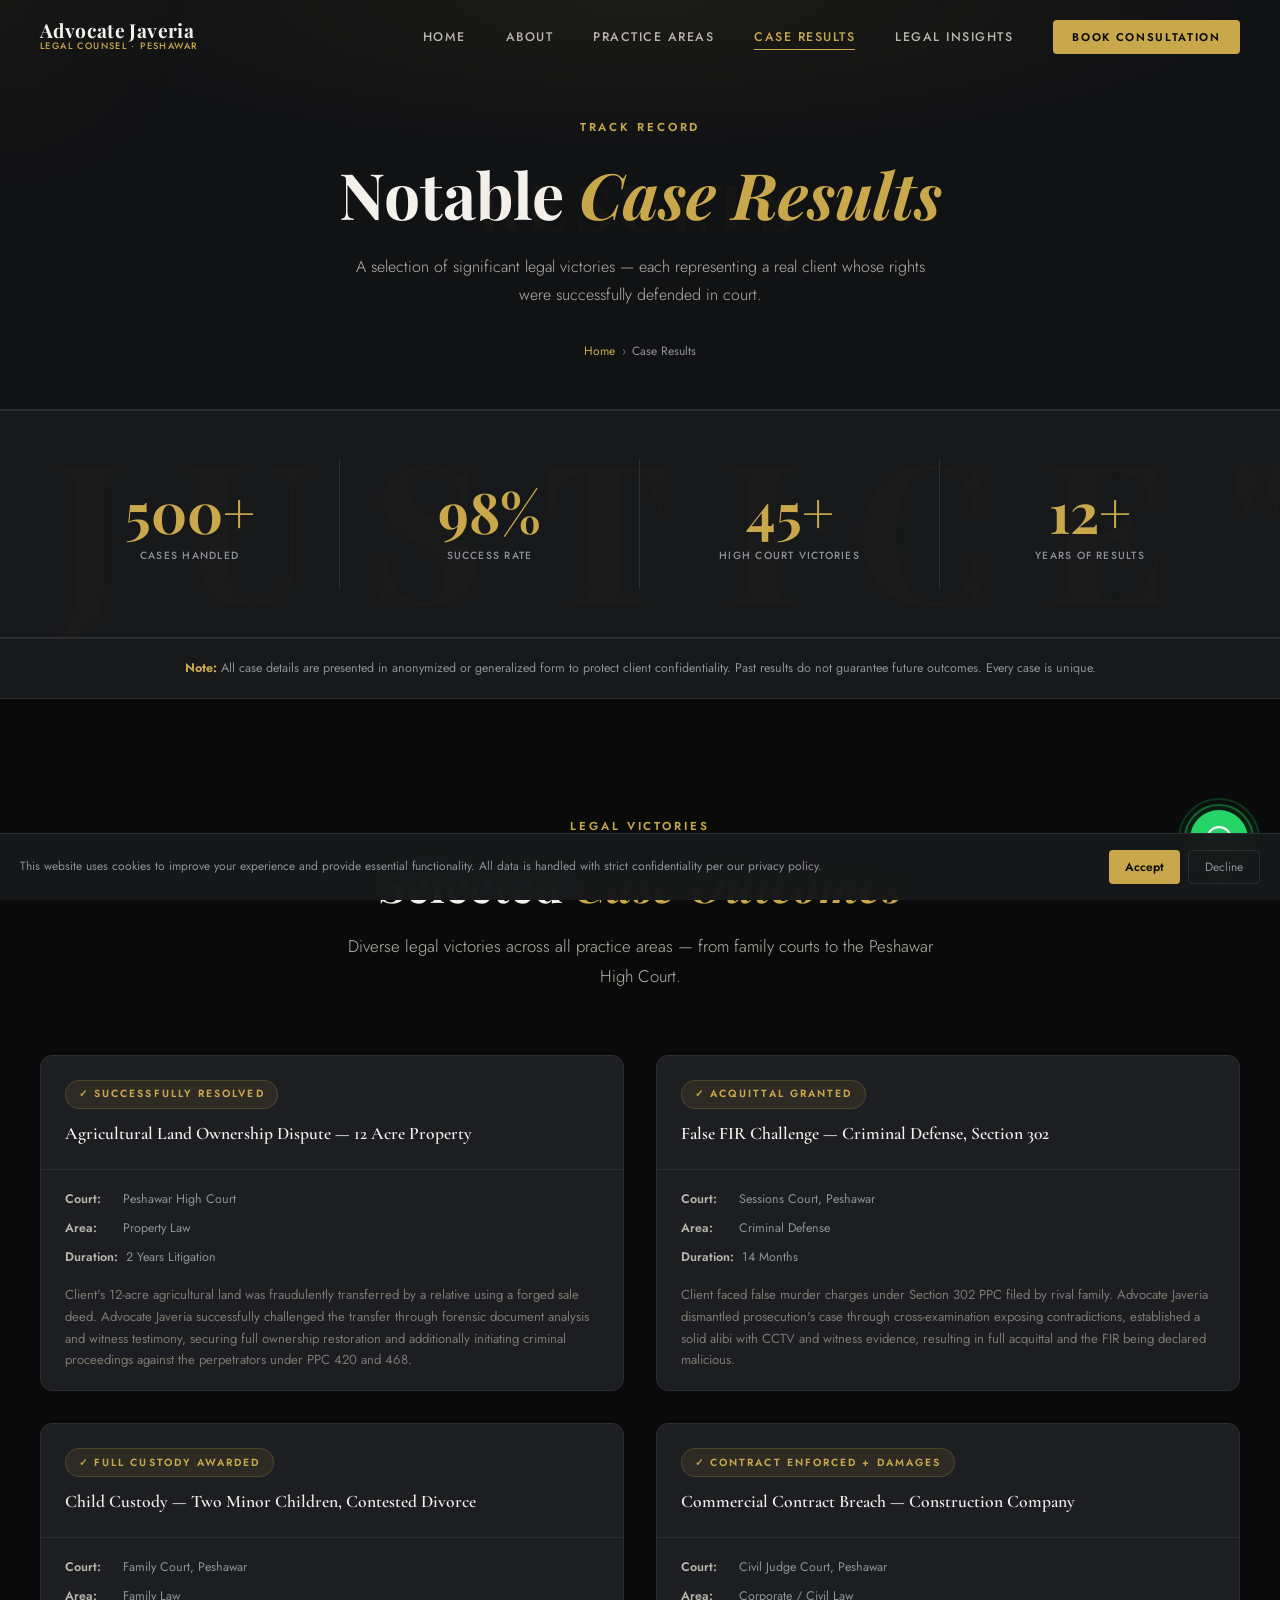
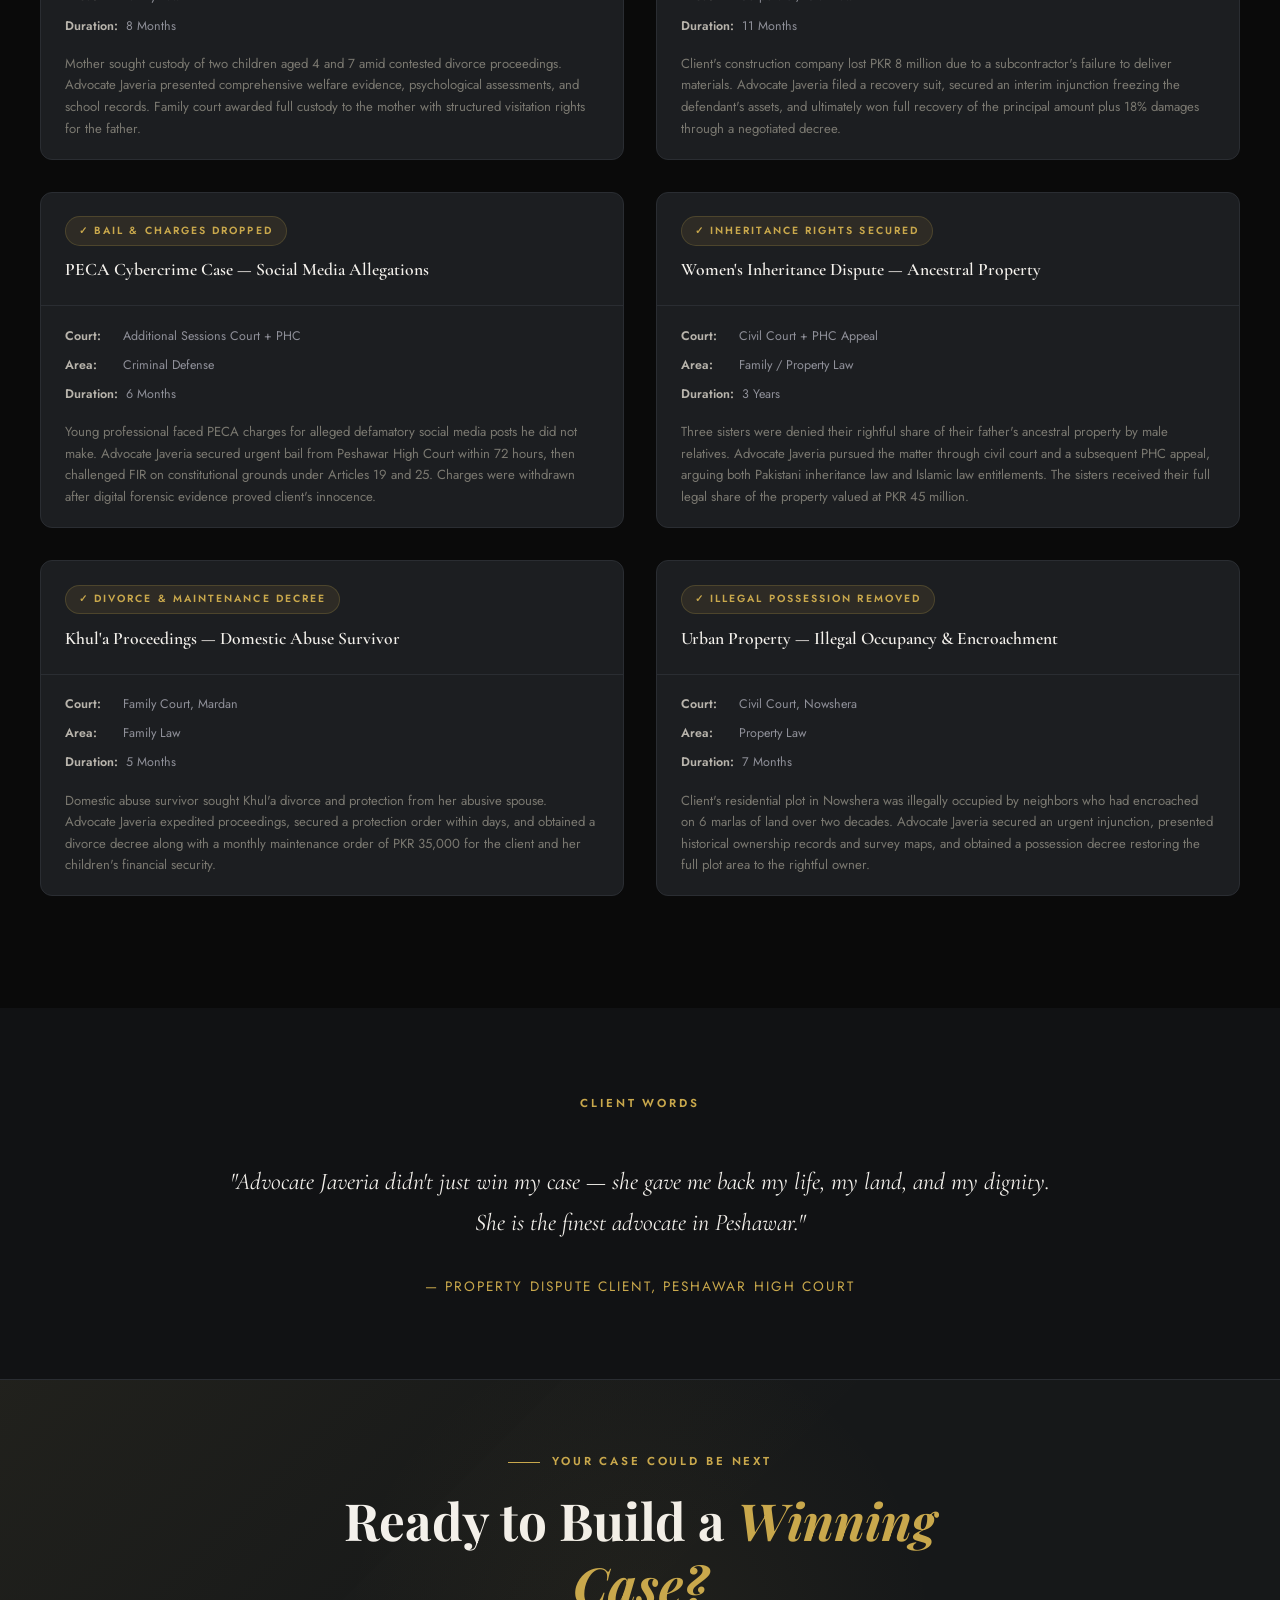
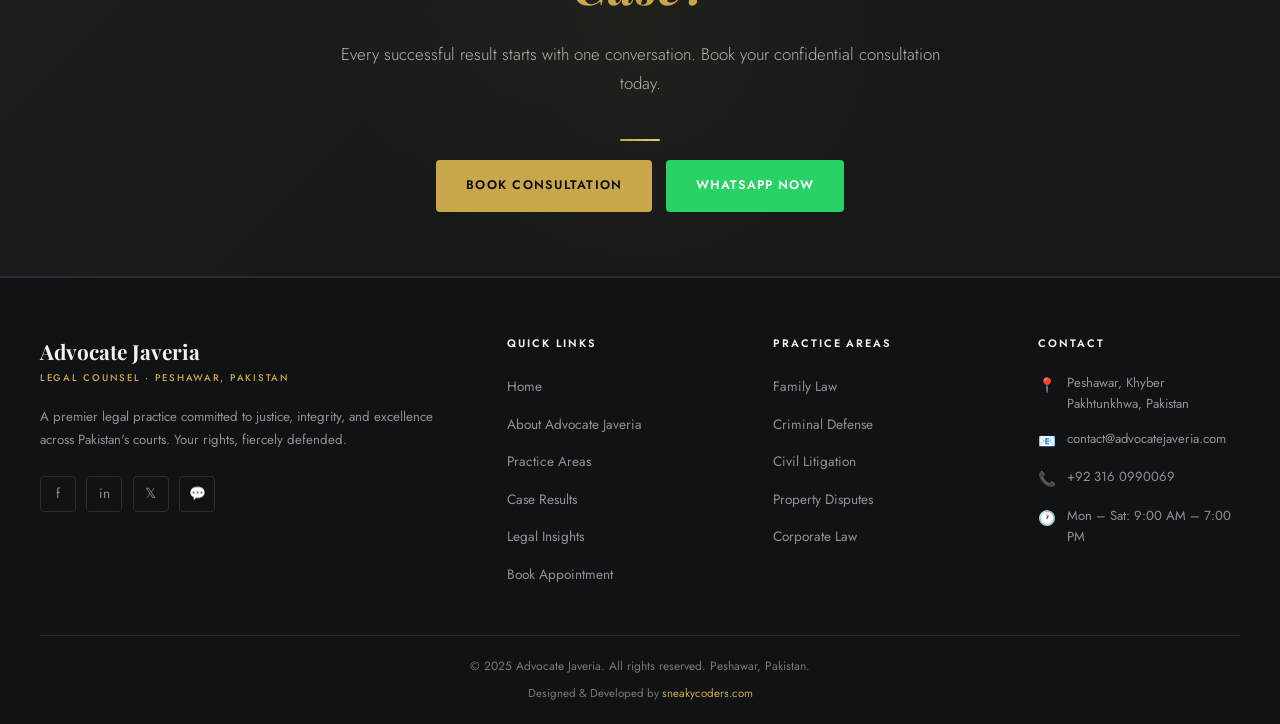
<file: case-results.html>
<!DOCTYPE html>
<html lang="en">
<head>
  <meta charset="UTF-8">
  <meta name="viewport" content="width=device-width, initial-scale=1.0">
  <meta name="description" content="Notable case results by Advocate Javeria — property disputes, criminal defense acquittals, family custody wins, and corporate victories across Peshawar courts.">
  <meta name="keywords" content="Case Results Advocate Javeria, Court Victories Peshawar, Legal Wins Pakistan, Successful Lawyer KPK">
  <title>Case Results — Advocate Javeria | Proven Track Record</title>
  <link rel="preconnect" href="https://fonts.googleapis.com">
  <link rel="preconnect" href="https://fonts.gstatic.com" crossorigin>
  <link rel="stylesheet" href="assets/css/style.css">
  <link rel="stylesheet" href="assets/css/responsive.css">
</head>
<body>

<!-- PAGE LOADER -->
<div class="page-loader" id="pageLoader" aria-hidden="true">
  <div class="loader-logo">Advocate Javeria<span>Legal Counsel · Peshawar</span></div>
  <div class="loader-bar-wrap"><div class="loader-bar"></div></div>
  <div class="loader-tagline">Loading…</div>
</div>

<!-- NAVIGATION -->
<nav class="navbar" role="navigation" aria-label="Main navigation">
  <a href="index.html" class="nav-logo">
    <span class="nav-logo-name">Advocate Javeria</span>
    <span class="nav-logo-title">Legal Counsel · Peshawar</span>
  </a>
  <ul class="nav-menu" role="list">
    <li><a href="index.html"           class="nav-link">Home</a></li>
    <li><a href="about.html"           class="nav-link">About</a></li>
    <li><a href="practice-areas.html"  class="nav-link">Practice Areas</a></li>
    <li><a href="case-results.html"    class="nav-link active">Case Results</a></li>
    <li><a href="legal-insights.html"  class="nav-link">Legal Insights</a></li>
    <li><a href="appointment.html"     class="nav-cta">Book Consultation</a></li>
  </ul>
  <button class="hamburger" aria-label="Toggle mobile menu" aria-expanded="false">
    <span></span><span></span><span></span>
  </button>
</nav>

<div class="mobile-overlay" role="dialog" aria-modal="true">
  <a href="index.html"          class="mobile-nav-link">Home</a>
  <a href="about.html"          class="mobile-nav-link">About</a>
  <a href="practice-areas.html" class="mobile-nav-link">Practice Areas</a>
  <a href="case-results.html"   class="mobile-nav-link active">Case Results</a>
  <a href="legal-insights.html" class="mobile-nav-link">Legal Insights</a>
  <a href="appointment.html"    class="btn-primary mobile-nav-cta">Book Consultation</a>
</div>

<!-- PAGE HERO -->
<div class="page-hero" data-title="RESULTS" aria-label="Page header">
  <div class="container">
    <div class="section-label">Track Record</div>
    <h1 class="section-title">Notable <em>Case Results</em></h1>
    <p class="section-subtitle">
      A selection of significant legal victories — each representing a real client 
      whose rights were successfully defended in court.
    </p>
    <nav class="breadcrumb" aria-label="Breadcrumb">
      <a href="index.html">Home</a>
      <span class="breadcrumb-sep">›</span>
      <span>Case Results</span>
    </nav>
  </div>
</div>

<!-- STATS -->
<div class="stats-section" style="padding:3rem 0;">
  <div class="container">
    <div class="stats-grid">
      <div class="stat-item reveal"><div class="stat-number" data-target="500" data-suffix="+">0+</div><div class="stat-label">Cases Handled</div></div>
      <div class="stat-item reveal delay-1"><div class="stat-number" data-target="98" data-suffix="%">0%</div><div class="stat-label">Success Rate</div></div>
      <div class="stat-item reveal delay-2"><div class="stat-number" data-target="45" data-suffix="+">0+</div><div class="stat-label">High Court Victories</div></div>
      <div class="stat-item reveal delay-3"><div class="stat-number" data-target="12" data-suffix="+">0+</div><div class="stat-label">Years of Results</div></div>
    </div>
  </div>
</div>

<!-- DISCLAIMER -->
<div style="background:var(--surface);border-top:1px solid var(--border);border-bottom:1px solid var(--border);padding:1.2rem 0;">
  <div class="container">
    <p style="font-size:0.78rem;color:var(--silver);text-align:center;line-height:1.7;">
      <strong style="color:var(--gold);">Note:</strong> All case details are presented in anonymized or generalized form to protect client confidentiality. 
      Past results do not guarantee future outcomes. Every case is unique.
    </p>
  </div>
</div>

<!-- CASE RESULTS GRID -->
<section aria-labelledby="cases-heading" style="background:var(--black);">
  <div class="container">
    <div class="text-center reveal">
      <div class="section-label">Legal Victories</div>
      <h2 class="section-title" id="cases-heading">Selected <em>Case Outcomes</em></h2>
      <p class="section-subtitle">Diverse legal victories across all practice areas — from family courts to the Peshawar High Court.</p>
    </div>

    <div style="display:grid;grid-template-columns:repeat(2,1fr);gap:2rem;margin-top:4rem;" class="cases-full-grid">

      <!-- Case 01 -->
      <div class="case-card reveal delay-1">
        <div class="case-card-top">
          <div class="case-outcome">✓ Successfully Resolved</div>
          <h3 class="case-title">Agricultural Land Ownership Dispute — 12 Acre Property</h3>
        </div>
        <div class="case-card-body">
          <div class="case-meta">
            <div class="case-meta-item"><span class="case-meta-label">Court:</span><span>Peshawar High Court</span></div>
            <div class="case-meta-item"><span class="case-meta-label">Area:</span><span>Property Law</span></div>
            <div class="case-meta-item"><span class="case-meta-label">Duration:</span><span>2 Years Litigation</span></div>
          </div>
          <p class="case-summary">
            Client's 12-acre agricultural land was fraudulently transferred by a relative using a forged 
            sale deed. Advocate Javeria successfully challenged the transfer through forensic document 
            analysis and witness testimony, securing full ownership restoration and additionally 
            initiating criminal proceedings against the perpetrators under PPC 420 and 468.
          </p>
        </div>
      </div>

      <!-- Case 02 -->
      <div class="case-card reveal delay-2">
        <div class="case-card-top">
          <div class="case-outcome">✓ Acquittal Granted</div>
          <h3 class="case-title">False FIR Challenge — Criminal Defense, Section 302</h3>
        </div>
        <div class="case-card-body">
          <div class="case-meta">
            <div class="case-meta-item"><span class="case-meta-label">Court:</span><span>Sessions Court, Peshawar</span></div>
            <div class="case-meta-item"><span class="case-meta-label">Area:</span><span>Criminal Defense</span></div>
            <div class="case-meta-item"><span class="case-meta-label">Duration:</span><span>14 Months</span></div>
          </div>
          <p class="case-summary">
            Client faced false murder charges under Section 302 PPC filed by rival family. 
            Advocate Javeria dismantled prosecution's case through cross-examination exposing 
            contradictions, established a solid alibi with CCTV and witness evidence, 
            resulting in full acquittal and the FIR being declared malicious.
          </p>
        </div>
      </div>

      <!-- Case 03 -->
      <div class="case-card reveal delay-1">
        <div class="case-card-top">
          <div class="case-outcome">✓ Full Custody Awarded</div>
          <h3 class="case-title">Child Custody — Two Minor Children, Contested Divorce</h3>
        </div>
        <div class="case-card-body">
          <div class="case-meta">
            <div class="case-meta-item"><span class="case-meta-label">Court:</span><span>Family Court, Peshawar</span></div>
            <div class="case-meta-item"><span class="case-meta-label">Area:</span><span>Family Law</span></div>
            <div class="case-meta-item"><span class="case-meta-label">Duration:</span><span>8 Months</span></div>
          </div>
          <p class="case-summary">
            Mother sought custody of two children aged 4 and 7 amid contested divorce proceedings. 
            Advocate Javeria presented comprehensive welfare evidence, psychological assessments, 
            and school records. Family court awarded full custody to the mother with structured 
            visitation rights for the father.
          </p>
        </div>
      </div>

      <!-- Case 04 -->
      <div class="case-card reveal delay-2">
        <div class="case-card-top">
          <div class="case-outcome">✓ Contract Enforced + Damages</div>
          <h3 class="case-title">Commercial Contract Breach — Construction Company</h3>
        </div>
        <div class="case-card-body">
          <div class="case-meta">
            <div class="case-meta-item"><span class="case-meta-label">Court:</span><span>Civil Judge Court, Peshawar</span></div>
            <div class="case-meta-item"><span class="case-meta-label">Area:</span><span>Corporate / Civil Law</span></div>
            <div class="case-meta-item"><span class="case-meta-label">Duration:</span><span>11 Months</span></div>
          </div>
          <p class="case-summary">
            Client's construction company lost PKR 8 million due to a subcontractor's failure to 
            deliver materials. Advocate Javeria filed a recovery suit, secured an interim injunction 
            freezing the defendant's assets, and ultimately won full recovery of the principal 
            amount plus 18% damages through a negotiated decree.
          </p>
        </div>
      </div>

      <!-- Case 05 -->
      <div class="case-card reveal delay-1">
        <div class="case-card-top">
          <div class="case-outcome">✓ Bail &amp; Charges Dropped</div>
          <h3 class="case-title">PECA Cybercrime Case — Social Media Allegations</h3>
        </div>
        <div class="case-card-body">
          <div class="case-meta">
            <div class="case-meta-item"><span class="case-meta-label">Court:</span><span>Additional Sessions Court + PHC</span></div>
            <div class="case-meta-item"><span class="case-meta-label">Area:</span><span>Criminal Defense</span></div>
            <div class="case-meta-item"><span class="case-meta-label">Duration:</span><span>6 Months</span></div>
          </div>
          <p class="case-summary">
            Young professional faced PECA charges for alleged defamatory social media posts he did 
            not make. Advocate Javeria secured urgent bail from Peshawar High Court within 72 hours, 
            then challenged FIR on constitutional grounds under Articles 19 and 25. Charges were 
            withdrawn after digital forensic evidence proved client's innocence.
          </p>
        </div>
      </div>

      <!-- Case 06 -->
      <div class="case-card reveal delay-2">
        <div class="case-card-top">
          <div class="case-outcome">✓ Inheritance Rights Secured</div>
          <h3 class="case-title">Women's Inheritance Dispute — Ancestral Property</h3>
        </div>
        <div class="case-card-body">
          <div class="case-meta">
            <div class="case-meta-item"><span class="case-meta-label">Court:</span><span>Civil Court + PHC Appeal</span></div>
            <div class="case-meta-item"><span class="case-meta-label">Area:</span><span>Family / Property Law</span></div>
            <div class="case-meta-item"><span class="case-meta-label">Duration:</span><span>3 Years</span></div>
          </div>
          <p class="case-summary">
            Three sisters were denied their rightful share of their father's ancestral property 
            by male relatives. Advocate Javeria pursued the matter through civil court and a subsequent 
            PHC appeal, arguing both Pakistani inheritance law and Islamic law entitlements. 
            The sisters received their full legal share of the property valued at PKR 45 million.
          </p>
        </div>
      </div>

      <!-- Case 07 -->
      <div class="case-card reveal delay-1">
        <div class="case-card-top">
          <div class="case-outcome">✓ Divorce &amp; Maintenance Decree</div>
          <h3 class="case-title">Khul'a Proceedings — Domestic Abuse Survivor</h3>
        </div>
        <div class="case-card-body">
          <div class="case-meta">
            <div class="case-meta-item"><span class="case-meta-label">Court:</span><span>Family Court, Mardan</span></div>
            <div class="case-meta-item"><span class="case-meta-label">Area:</span><span>Family Law</span></div>
            <div class="case-meta-item"><span class="case-meta-label">Duration:</span><span>5 Months</span></div>
          </div>
          <p class="case-summary">
            Domestic abuse survivor sought Khul'a divorce and protection from her abusive spouse. 
            Advocate Javeria expedited proceedings, secured a protection order within days, 
            and obtained a divorce decree along with a monthly maintenance order of PKR 35,000 
            for the client and her children's financial security.
          </p>
        </div>
      </div>

      <!-- Case 08 -->
      <div class="case-card reveal delay-2">
        <div class="case-card-top">
          <div class="case-outcome">✓ Illegal Possession Removed</div>
          <h3 class="case-title">Urban Property — Illegal Occupancy &amp; Encroachment</h3>
        </div>
        <div class="case-card-body">
          <div class="case-meta">
            <div class="case-meta-item"><span class="case-meta-label">Court:</span><span>Civil Court, Nowshera</span></div>
            <div class="case-meta-item"><span class="case-meta-label">Area:</span><span>Property Law</span></div>
            <div class="case-meta-item"><span class="case-meta-label">Duration:</span><span>7 Months</span></div>
          </div>
          <p class="case-summary">
            Client's residential plot in Nowshera was illegally occupied by neighbors who had 
            encroached on 6 marlas of land over two decades. Advocate Javeria secured an urgent 
            injunction, presented historical ownership records and survey maps, and obtained 
            a possession decree restoring the full plot area to the rightful owner.
          </p>
        </div>
      </div>

    </div>
  </div>
</section>

<!-- TESTIMONIAL SNIPPET -->
<section style="background:var(--deep);padding:5rem 0;">
  <div class="container-sm">
    <div class="text-center reveal">
      <div class="section-label">Client Words</div>
      <blockquote style="font-family:var(--font-serif);font-size:1.5rem;font-style:italic;color:var(--white);line-height:1.7;margin:2rem 0;text-align:center;">
        "Advocate Javeria didn't just win my case — she gave me back my life, my land, and my dignity. 
        She is the finest advocate in Peshawar."
      </blockquote>
      <div style="font-size:0.85rem;color:var(--gold);letter-spacing:0.15em;text-transform:uppercase;">— Property Dispute Client, Peshawar High Court</div>
    </div>
  </div>
</section>

<!-- CTA -->
<div class="cta-banner reveal">
  <div class="container">
    <div class="section-label" style="justify-content:center;">Your Case Could Be Next</div>
    <h2 class="section-title">Ready to Build a <em>Winning Case?</em></h2>
    <p class="section-subtitle">
      Every successful result starts with one conversation. 
      Book your confidential consultation today.
    </p>
    <div class="gold-rule"></div>
    <div class="cta-banner-btns">
      <a href="appointment.html" class="btn-primary">Book Consultation</a>
      <a href="https://wa.me/923160990069" class="btn-whatsapp" target="_blank" rel="noopener">WhatsApp Now</a>
    </div>
  </div>
</div>

<!-- FOOTER -->
<footer role="contentinfo">
  <div class="container">
    <div class="footer-top">
      <div class="footer-brand">
        <div class="footer-logo-name">Advocate Javeria</div>
        <div class="footer-logo-tag">Legal Counsel · Peshawar, Pakistan</div>
        <p class="footer-about">A premier legal practice committed to justice, integrity, and excellence across Pakistan's courts. Your rights, fiercely defended.</p>
        <div class="footer-social">
          <a href="#" class="social-btn" aria-label="Facebook">f</a>
          <a href="#" class="social-btn" aria-label="LinkedIn">in</a>
          <a href="#" class="social-btn" aria-label="Twitter">𝕏</a>
          <a href="https://wa.me/923160990069" class="social-btn" aria-label="WhatsApp" target="_blank" rel="noopener">💬</a>
        </div>
      </div>
      <div>
        <h3 class="footer-col-title">Quick Links</h3>
        <ul class="footer-links">
          <li><a href="index.html"           class="footer-link">Home</a></li>
          <li><a href="about.html"           class="footer-link">About Advocate Javeria</a></li>
          <li><a href="practice-areas.html"  class="footer-link">Practice Areas</a></li>
          <li><a href="case-results.html"    class="footer-link">Case Results</a></li>
          <li><a href="legal-insights.html"  class="footer-link">Legal Insights</a></li>
          <li><a href="appointment.html"     class="footer-link">Book Appointment</a></li>
        </ul>
      </div>
      <div>
        <h3 class="footer-col-title">Practice Areas</h3>
        <ul class="footer-links">
          <li><a href="practice-areas.html" class="footer-link">Family Law</a></li>
          <li><a href="practice-areas.html" class="footer-link">Criminal Defense</a></li>
          <li><a href="practice-areas.html" class="footer-link">Civil Litigation</a></li>
          <li><a href="practice-areas.html" class="footer-link">Property Disputes</a></li>
          <li><a href="practice-areas.html" class="footer-link">Corporate Law</a></li>
        </ul>
      </div>
      <div>
        <h3 class="footer-col-title">Contact</h3>
        <div class="footer-contact-item"><span class="footer-contact-icon">📍</span><span>Peshawar, Khyber Pakhtunkhwa, Pakistan</span></div>
        <div class="footer-contact-item"><span class="footer-contact-icon">📧</span><span>contact@advocatejaveria.com</span></div>
        <div class="footer-contact-item"><span class="footer-contact-icon">📞</span><span>+92 316 0990069</span></div>
        <div class="footer-contact-item"><span class="footer-contact-icon">🕐</span><span>Mon – Sat: 9:00 AM – 7:00 PM</span></div>
      </div>
    </div>
    <div class="footer-bottom">
      <p class="footer-copy">© 2025 Advocate Javeria. All rights reserved. Peshawar, Pakistan.</p>
      <p class="footer-dev">Designed &amp; Developed by <a href="https://sneakycoders.com" target="_blank" rel="noopener noreferrer">sneakycoders.com</a></p>
    </div>
  </div>
</footer>

<!-- WHATSAPP FLOAT -->
<div class="whatsapp-float" aria-label="Contact via WhatsApp">
  <span class="whatsapp-tooltip">Chat with Advocate Javeria</span>
  <a href="https://wa.me/923160990069?text=Hello%20Advocate%20Javeria%2C%20I%20need%20legal%20consultation."
     class="whatsapp-btn" target="_blank" rel="noopener noreferrer" aria-label="Open WhatsApp">
    <svg viewBox="0 0 24 24"><path d="M17.472 14.382c-.297-.149-1.758-.867-2.03-.967-.273-.099-.471-.148-.67.15-.197.297-.767.966-.94 1.164-.173.199-.347.223-.644.075-.297-.15-1.255-.463-2.39-1.475-.883-.788-1.48-1.761-1.653-2.059-.173-.297-.018-.458.13-.606.134-.133.298-.347.446-.52.149-.174.198-.298.298-.497.099-.198.05-.371-.025-.52-.075-.149-.669-1.612-.916-2.207-.242-.579-.487-.5-.669-.51-.173-.008-.371-.01-.57-.01-.198 0-.52.074-.792.372-.272.297-1.04 1.016-1.04 2.479 0 1.462 1.065 2.875 1.213 3.074.149.198 2.096 3.2 5.077 4.487.709.306 1.262.489 1.694.625.712.227 1.36.195 1.871.118.571-.085 1.758-.719 2.006-1.413.248-.694.248-1.289.173-1.413-.074-.124-.272-.198-.57-.347m-5.421 7.403h-.004a9.87 9.87 0 01-5.031-1.378l-.361-.214-3.741.982.998-3.648-.235-.374a9.86 9.86 0 01-1.51-5.26c.001-5.45 4.436-9.884 9.888-9.884 2.64 0 5.122 1.03 6.988 2.898a9.825 9.825 0 012.893 6.994c-.003 5.45-4.437 9.884-9.885 9.884m8.413-18.297A11.815 11.815 0 0012.05 0C5.495 0 .16 5.335.157 11.892c0 2.096.547 4.142 1.588 5.945L.057 24l6.305-1.654a11.882 11.882 0 005.683 1.448h.005c6.554 0 11.89-5.335 11.893-11.893a11.821 11.821 0 00-3.48-8.413z"/></svg>
  </a>
</div>

<script src="assets/js/animations.js"></script>
<script src="assets/js/main.js"></script>

<!-- BACK TO TOP -->
<button class="back-to-top" id="backToTop" aria-label="Back to top">↑</button>


<!-- COOKIE BANNER -->
<div class="cookie-banner" id="cookieBanner" role="dialog" aria-label="Cookie notice">
  <p class="cookie-text">
    This website uses cookies to improve your experience and provide essential functionality. 
    All data is handled with strict confidentiality per our privacy policy.
  </p>
  <div class="cookie-btns">
    <button class="cookie-accept" id="cookieAccept">Accept</button>
    <button class="cookie-decline" id="cookieDecline">Decline</button>
  </div>
</div>


<script>
  // Page Loader
  window.addEventListener('load', function() {
    setTimeout(function() {
      var loader = document.getElementById('pageLoader');
      if (loader) loader.classList.add('hidden');
    }, 1600);
  });

  // Back to Top
  var btt = document.getElementById('backToTop');
  if (btt) {
    window.addEventListener('scroll', function() {
      btt.classList.toggle('visible', window.scrollY > 400);
    }, {passive: true});
    btt.addEventListener('click', function() {
      window.scrollTo({top: 0, behavior: 'smooth'});
    });
  }

  // Cookie Banner
  var banner = document.getElementById('cookieBanner');
  var accepted = localStorage.getItem('cookie_consent');
  if (banner && !accepted) {
    setTimeout(function() { banner.classList.add('show'); }, 2000);
  }
  document.getElementById('cookieAccept')?.addEventListener('click', function() {
    localStorage.setItem('cookie_consent', '1');
    banner.classList.remove('show');
  });
  document.getElementById('cookieDecline')?.addEventListener('click', function() {
    banner.classList.remove('show');
  });
</script>

</body>
</html>
</file>
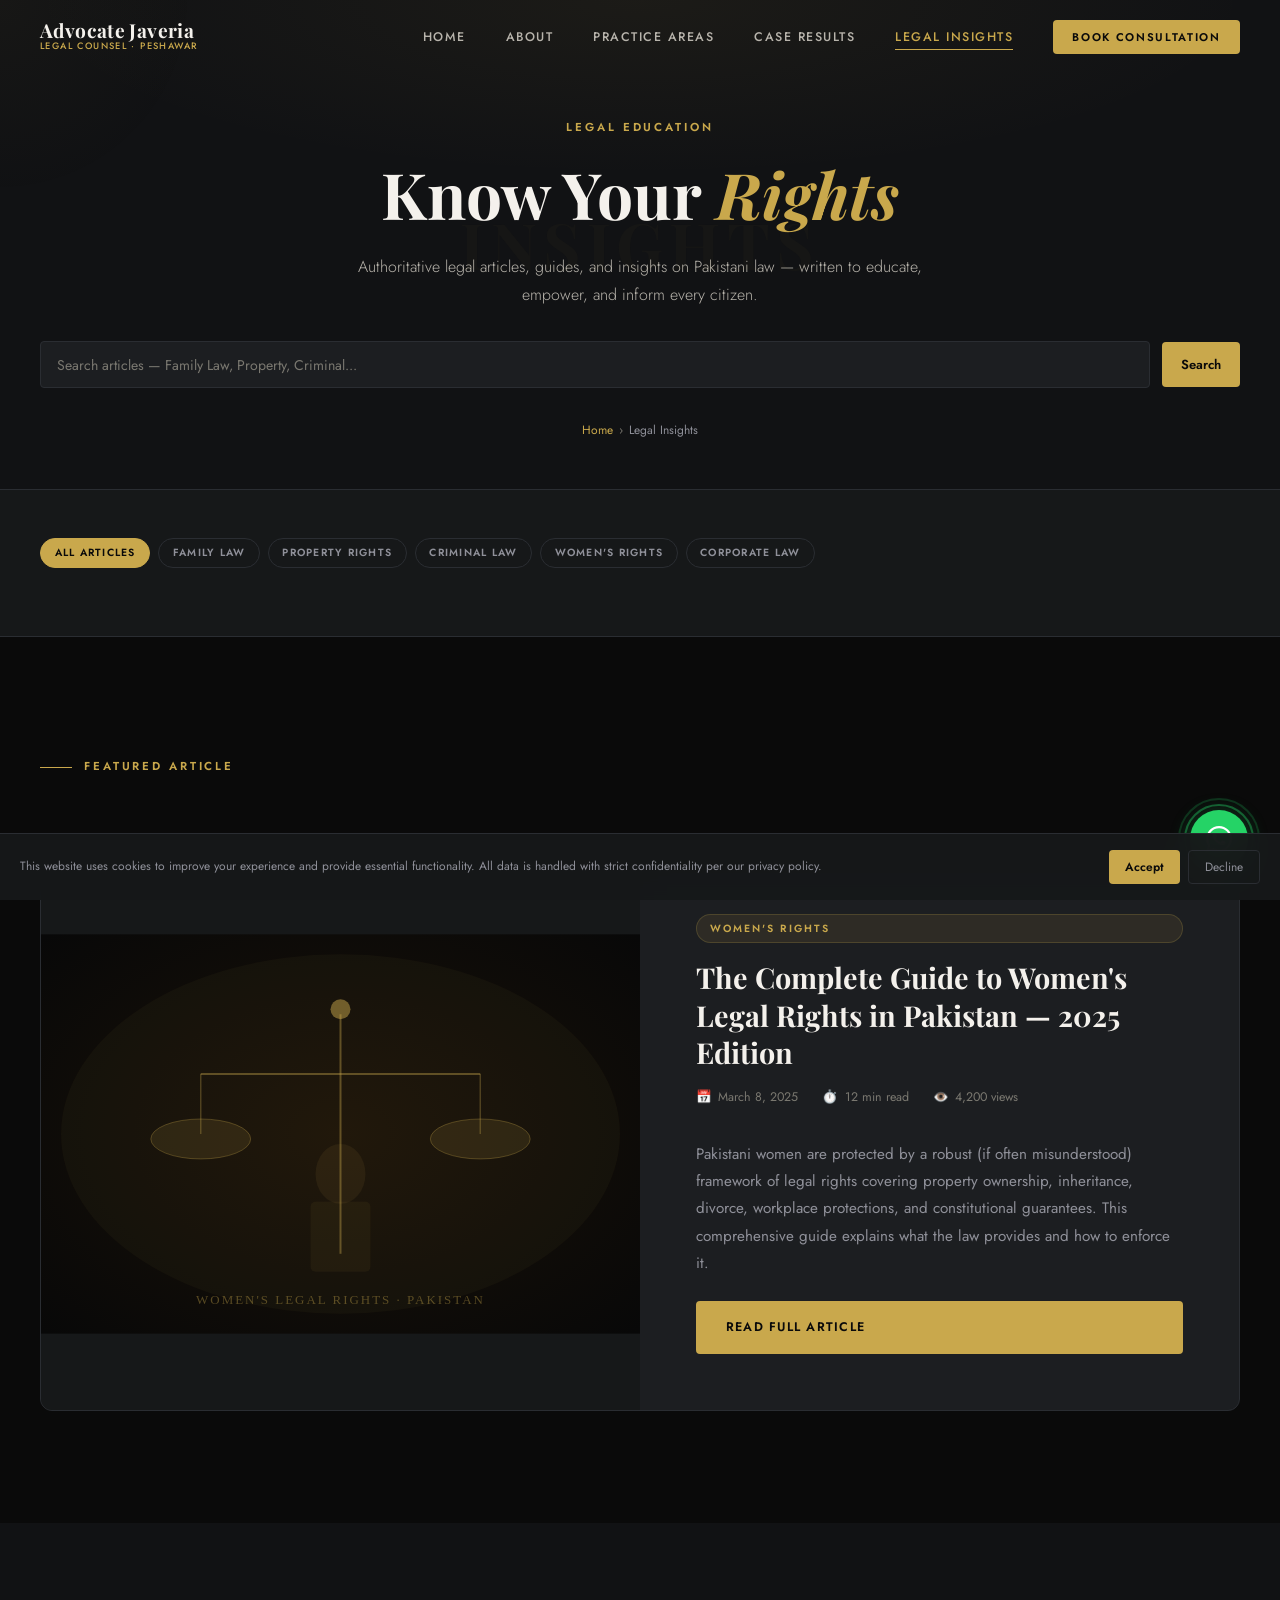
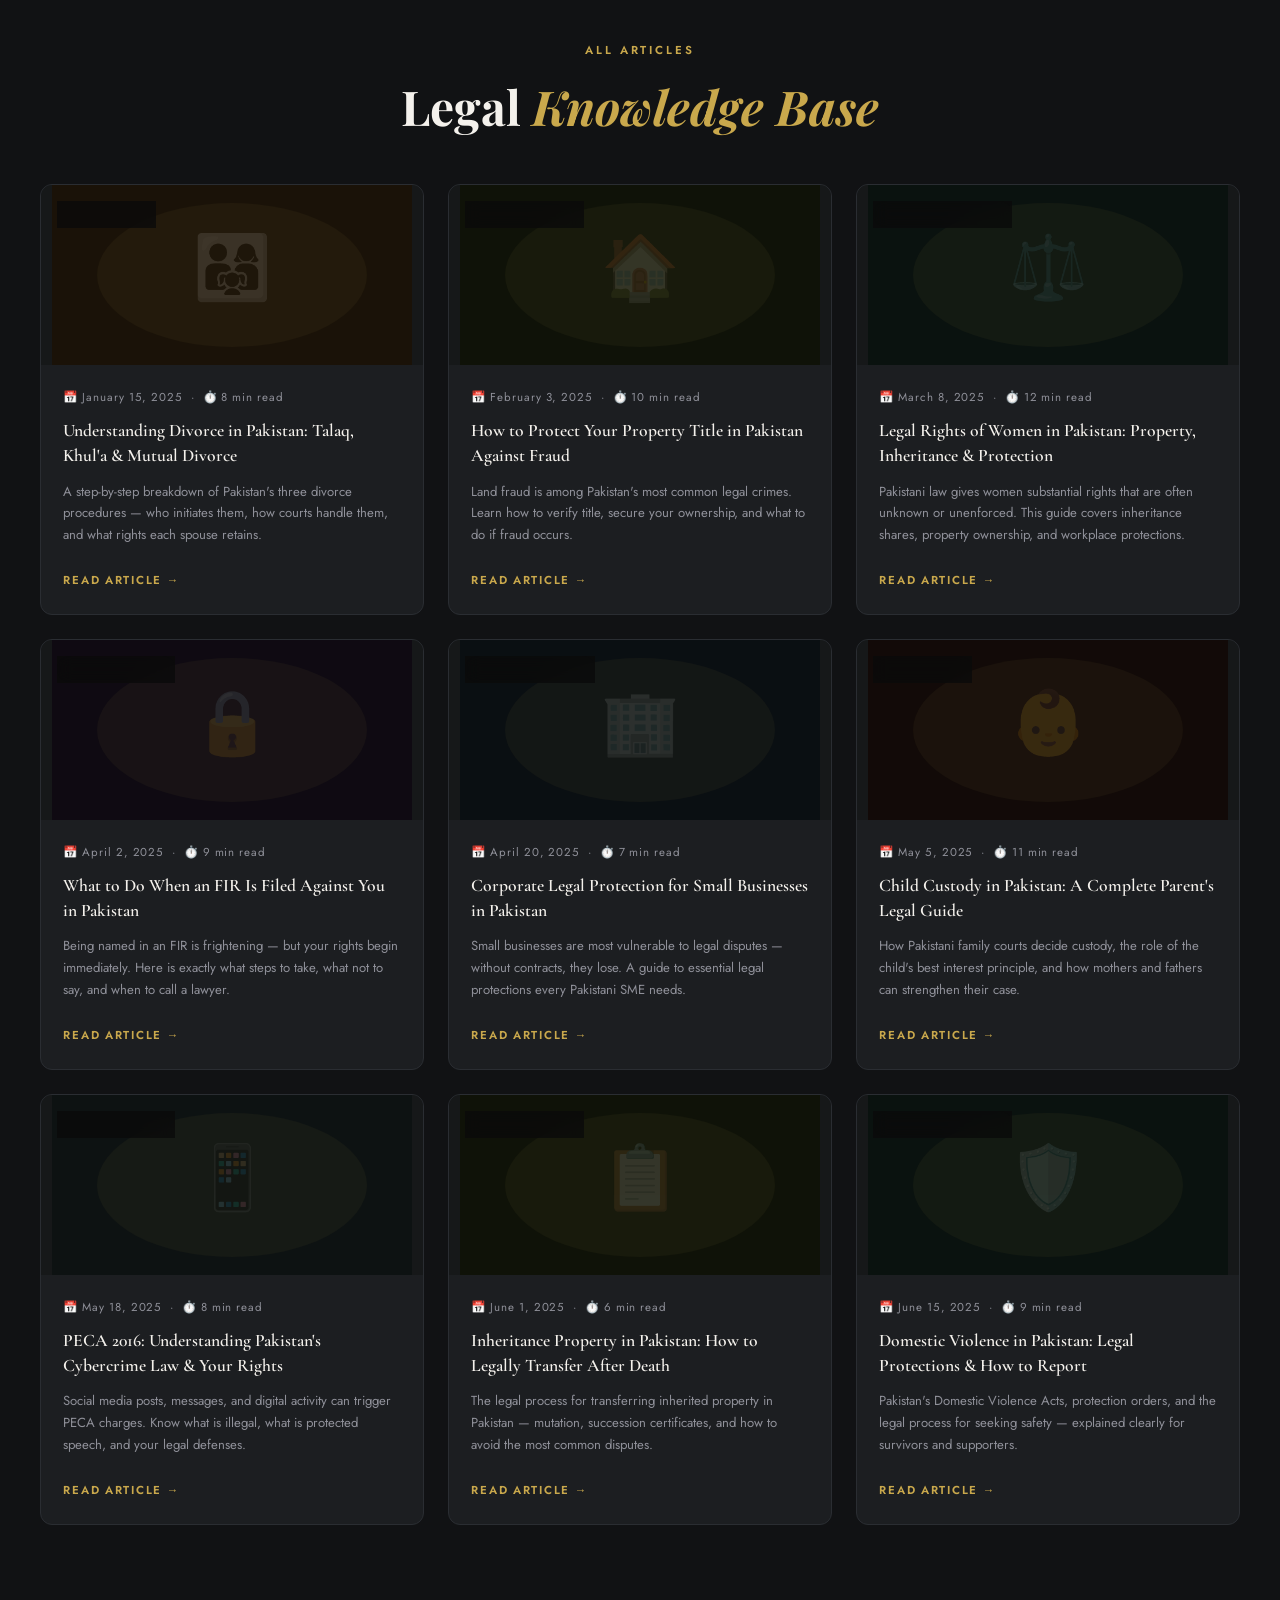
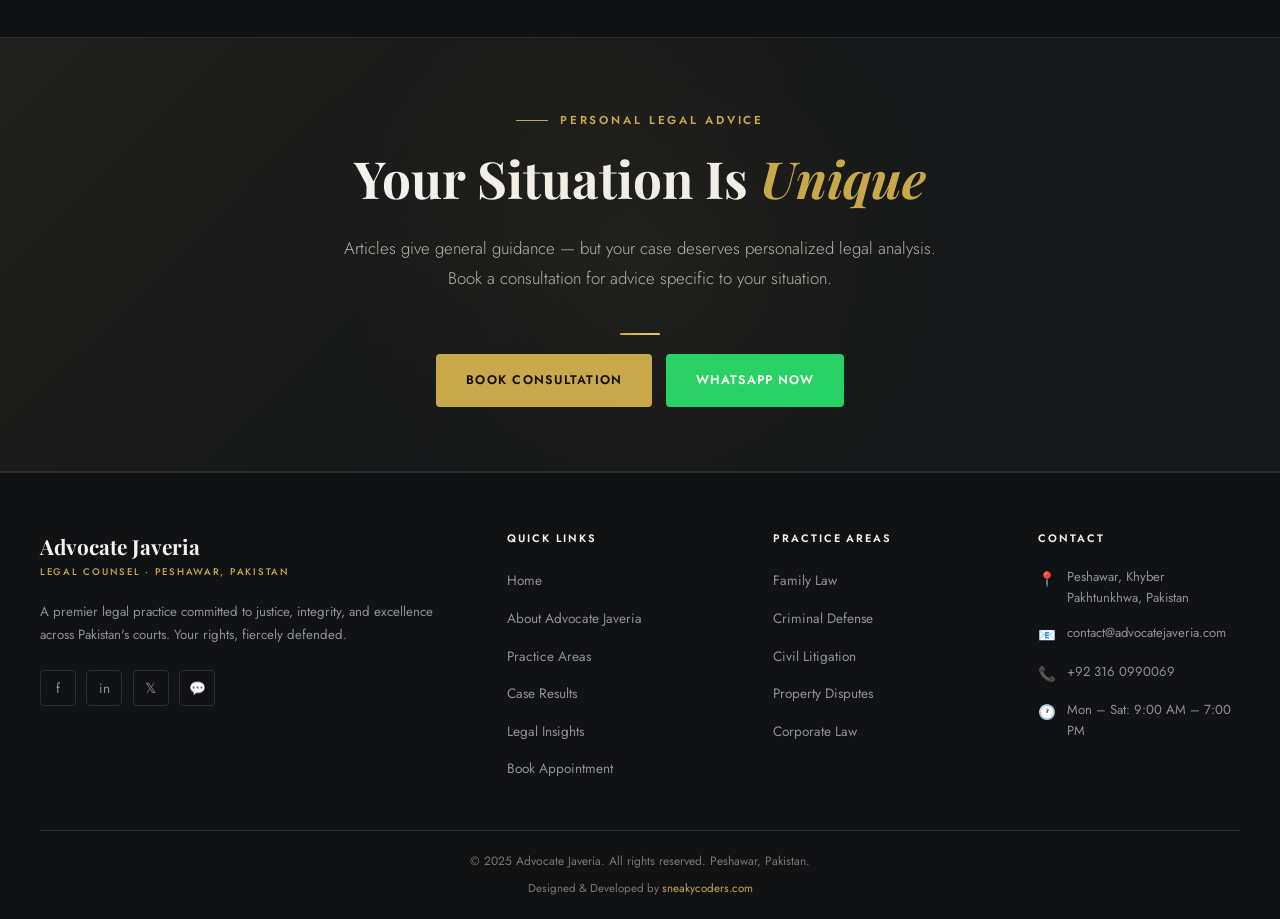
<file: legal-insights.html>
<!DOCTYPE html>
<html lang="en">
<head>
  <meta charset="UTF-8">
  <meta name="viewport" content="width=device-width, initial-scale=1.0">
  <meta name="description" content="Legal insights, articles, and guides by Advocate Javeria on Pakistani law — Family Law, Property Rights, Criminal Defense, Women's Rights, and Corporate Law.">
  <meta name="keywords" content="Legal Insights Pakistan, Family Law Articles, Property Rights Pakistan, Women Rights Law, Criminal Defense Guide">
  <title>Legal Insights — Advocate Javeria | Know Your Rights</title>
  <link rel="preconnect" href="https://fonts.googleapis.com">
  <link rel="preconnect" href="https://fonts.gstatic.com" crossorigin>
  <link rel="stylesheet" href="assets/css/style.css">
  <link rel="stylesheet" href="assets/css/responsive.css">
  <style>
    /* ---- INSIGHTS PAGE EXTRA STYLES ---- */
    .featured-article {
      display: grid;
      grid-template-columns: 1fr 1fr;
      gap: 0;
      background: var(--card);
      border: 1px solid var(--border);
      border-radius: var(--radius-lg);
      overflow: hidden;
      margin-top: 4rem;
      transition: var(--transition);
    }
    .featured-article:hover {
      border-color: rgba(201,168,76,0.25);
      box-shadow: 0 20px 60px rgba(0,0,0,0.4);
    }
    .featured-article-img {
      min-height: 400px;
      background: var(--surface);
      position: relative;
      overflow: hidden;
    }
    .featured-article-img svg {
      width: 100%; height: 100%; position: absolute; inset: 0;
    }
    .featured-article-body {
      padding: 3.5rem;
      display: flex;
      flex-direction: column;
      justify-content: center;
    }
    .article-tag {
      display: inline-block;
      font-size: 0.65rem;
      font-weight: 600;
      letter-spacing: 0.2em;
      text-transform: uppercase;
      padding: 0.3rem 0.8rem;
      border-radius: 2rem;
      background: rgba(201,168,76,0.1);
      color: var(--gold);
      border: 1px solid rgba(201,168,76,0.2);
      margin-bottom: 1rem;
    }
    .featured-article-title {
      font-family: var(--font-display);
      font-size: 1.8rem;
      font-weight: 700;
      color: var(--white);
      line-height: 1.3;
      margin-bottom: 1rem;
    }
    .featured-article-excerpt {
      font-size: 0.95rem;
      color: var(--silver);
      line-height: 1.8;
      margin-bottom: 1.5rem;
    }
    .article-meta {
      display: flex;
      align-items: center;
      gap: 1.5rem;
      font-size: 0.78rem;
      color: var(--text-muted);
      margin-bottom: 2rem;
    }
    .article-meta-item { display: flex; align-items: center; gap: 0.4rem; }
    .all-articles-grid {
      display: grid;
      grid-template-columns: repeat(3,1fr);
      gap: 1.5rem;
    }
    @media(max-width:900px){ .featured-article{grid-template-columns:1fr;} .featured-article-img{min-height:250px;} }
    @media(max-width:768px){ .all-articles-grid{grid-template-columns:1fr 1fr;} }
    @media(max-width:580px){ .all-articles-grid{grid-template-columns:1fr;} }
  </style>
</head>
<body>

<!-- PAGE LOADER -->
<div class="page-loader" id="pageLoader" aria-hidden="true">
  <div class="loader-logo">Advocate Javeria<span>Legal Counsel · Peshawar</span></div>
  <div class="loader-bar-wrap"><div class="loader-bar"></div></div>
  <div class="loader-tagline">Loading…</div>
</div>

<!-- NAVIGATION -->
<nav class="navbar" role="navigation" aria-label="Main navigation">
  <a href="index.html" class="nav-logo">
    <span class="nav-logo-name">Advocate Javeria</span>
    <span class="nav-logo-title">Legal Counsel · Peshawar</span>
  </a>
  <ul class="nav-menu" role="list">
    <li><a href="index.html"           class="nav-link">Home</a></li>
    <li><a href="about.html"           class="nav-link">About</a></li>
    <li><a href="practice-areas.html"  class="nav-link">Practice Areas</a></li>
    <li><a href="case-results.html"    class="nav-link">Case Results</a></li>
    <li><a href="legal-insights.html"  class="nav-link active">Legal Insights</a></li>
    <li><a href="appointment.html"     class="nav-cta">Book Consultation</a></li>
  </ul>
  <button class="hamburger" aria-label="Toggle mobile menu" aria-expanded="false">
    <span></span><span></span><span></span>
  </button>
</nav>

<div class="mobile-overlay" role="dialog" aria-modal="true">
  <a href="index.html"          class="mobile-nav-link">Home</a>
  <a href="about.html"          class="mobile-nav-link">About</a>
  <a href="practice-areas.html" class="mobile-nav-link">Practice Areas</a>
  <a href="case-results.html"   class="mobile-nav-link">Case Results</a>
  <a href="legal-insights.html" class="mobile-nav-link active">Legal Insights</a>
  <a href="appointment.html"    class="btn-primary mobile-nav-cta">Book Consultation</a>
</div>

<!-- PAGE HERO -->
<div class="page-hero" data-title="INSIGHTS" aria-label="Page header">
  <div class="container">
    <div class="section-label">Legal Education</div>
    <h1 class="section-title">Know Your <em>Rights</em></h1>
    <p class="section-subtitle">
      Authoritative legal articles, guides, and insights on Pakistani law — 
      written to educate, empower, and inform every citizen.
    </p>

    <!-- Search Bar -->
    <div class="search-bar-wrap" role="search">
      <input type="search" class="search-bar" placeholder="Search articles — Family Law, Property, Criminal..." aria-label="Search legal articles">
      <button class="search-btn" aria-label="Search">Search</button>
    </div>

    <nav class="breadcrumb" aria-label="Breadcrumb">
      <a href="index.html">Home</a>
      <span class="breadcrumb-sep">›</span>
      <span>Legal Insights</span>
    </nav>
  </div>
</div>

<!-- CATEGORY FILTERS -->
<div style="background:var(--surface);border-bottom:1px solid var(--border);padding:1.5rem 0;">
  <div class="container">
    <div class="filter-tabs">
      <button class="filter-tab active" data-cat="all">All Articles</button>
      <button class="filter-tab" data-cat="family">Family Law</button>
      <button class="filter-tab" data-cat="property">Property Rights</button>
      <button class="filter-tab" data-cat="criminal">Criminal Law</button>
      <button class="filter-tab" data-cat="women">Women's Rights</button>
      <button class="filter-tab" data-cat="corporate">Corporate Law</button>
    </div>
  </div>
</div>

<!-- FEATURED ARTICLE -->
<section aria-labelledby="featured-heading" style="background:var(--black);">
  <div class="container">
    <div class="section-label reveal">Featured Article</div>
    <article class="featured-article reveal" data-cat="women">
      <div class="featured-article-img">
        <svg viewBox="0 0 600 400" xmlns="http://www.w3.org/2000/svg">
          <defs>
            <radialGradient id="featGrad" cx="50%" cy="50%" r="70%">
              <stop offset="0%" stop-color="#1a1208"/>
              <stop offset="100%" stop-color="#080808"/>
            </radialGradient>
          </defs>
          <rect width="600" height="400" fill="url(#featGrad)"/>
          <ellipse cx="300" cy="200" rx="280" ry="180" fill="rgba(201,168,76,0.04)"/>
          <!-- Scales of justice illustration -->
          <line x1="300" y1="80" x2="300" y2="320" stroke="rgba(201,168,76,0.4)" stroke-width="2"/>
          <line x1="160" y1="140" x2="440" y2="140" stroke="rgba(201,168,76,0.4)" stroke-width="2"/>
          <line x1="160" y1="140" x2="160" y2="200" stroke="rgba(201,168,76,0.3)" stroke-width="1.5"/>
          <line x1="440" y1="140" x2="440" y2="200" stroke="rgba(201,168,76,0.3)" stroke-width="1.5"/>
          <ellipse cx="160" cy="205" rx="50" ry="20" fill="rgba(201,168,76,0.12)" stroke="rgba(201,168,76,0.3)" stroke-width="1"/>
          <ellipse cx="440" cy="205" rx="50" ry="20" fill="rgba(201,168,76,0.12)" stroke="rgba(201,168,76,0.3)" stroke-width="1"/>
          <circle cx="300" cy="75" r="10" fill="rgba(201,168,76,0.5)"/>
          <!-- Female silhouette -->
          <ellipse cx="300" cy="240" rx="25" ry="30" fill="rgba(201,168,76,0.08)"/>
          <rect x="270" y="268" width="60" height="70" rx="5" fill="rgba(201,168,76,0.06)"/>
          <text x="300" y="370" text-anchor="middle" font-family="serif" font-size="13"
                fill="rgba(201,168,76,0.4)" letter-spacing="2">WOMEN'S LEGAL RIGHTS · PAKISTAN</text>
        </svg>
      </div>
      <div class="featured-article-body">
        <span class="article-tag">Women's Rights</span>
        <h2 class="featured-article-title" id="featured-heading">
          The Complete Guide to Women's Legal Rights in Pakistan — 2025 Edition
        </h2>
        <div class="article-meta">
          <div class="article-meta-item">📅 <span>March 8, 2025</span></div>
          <div class="article-meta-item">⏱️ <span>12 min read</span></div>
          <div class="article-meta-item">👁️ <span>4,200 views</span></div>
        </div>
        <p class="featured-article-excerpt">
          Pakistani women are protected by a robust (if often misunderstood) framework of legal rights 
          covering property ownership, inheritance, divorce, workplace protections, and constitutional 
          guarantees. This comprehensive guide explains what the law provides and how to enforce it.
        </p>
        <a href="#article-women" class="btn-primary">Read Full Article</a>
      </div>
    </article>
  </div>
</section>

<!-- ALL ARTICLES -->
<section aria-labelledby="articles-heading" style="background:var(--deep);">
  <div class="container">
    <div class="text-center reveal">
      <div class="section-label">All Articles</div>
      <h2 class="section-title" id="articles-heading">Legal <em>Knowledge Base</em></h2>
    </div>

    <div class="all-articles-grid" style="margin-top:3rem;" id="articles-container">

      <!-- Article 1 -->
      <article class="insight-card reveal delay-1" data-cat="family">
        <div class="insight-img">
          <svg viewBox="0 0 400 200" xmlns="http://www.w3.org/2000/svg" style="width:100%;height:100%;">
            <rect width="400" height="200" fill="#1a1208"/>
            <ellipse cx="200" cy="100" rx="150" ry="80" fill="rgba(201,168,76,0.05)"/>
            <text x="200" y="115" text-anchor="middle" font-size="70" fill="rgba(201,168,76,0.12)">👨‍👩‍👧</text>
          </svg>
          <span class="insight-cat">Family Law</span>
        </div>
        <div class="insight-body">
          <div class="insight-date">📅 January 15, 2025 &nbsp;·&nbsp; ⏱️ 8 min read</div>
          <h3 class="insight-title">Understanding Divorce in Pakistan: Talaq, Khul'a &amp; Mutual Divorce</h3>
          <p class="insight-excerpt">A step-by-step breakdown of Pakistan's three divorce procedures — who initiates them, how courts handle them, and what rights each spouse retains.</p>
          <a href="#" class="insight-link">Read Article →</a>
        </div>
      </article>

      <!-- Article 2 -->
      <article class="insight-card reveal delay-2" data-cat="property">
        <div class="insight-img">
          <svg viewBox="0 0 400 200" xmlns="http://www.w3.org/2000/svg" style="width:100%;height:100%;">
            <rect width="400" height="200" fill="#0f1208"/>
            <ellipse cx="200" cy="100" rx="150" ry="80" fill="rgba(201,168,76,0.05)"/>
            <text x="200" y="115" text-anchor="middle" font-size="70" fill="rgba(201,168,76,0.12)">🏠</text>
          </svg>
          <span class="insight-cat">Property Law</span>
        </div>
        <div class="insight-body">
          <div class="insight-date">📅 February 3, 2025 &nbsp;·&nbsp; ⏱️ 10 min read</div>
          <h3 class="insight-title">How to Protect Your Property Title in Pakistan Against Fraud</h3>
          <p class="insight-excerpt">Land fraud is among Pakistan's most common legal crimes. Learn how to verify title, secure your ownership, and what to do if fraud occurs.</p>
          <a href="#" class="insight-link">Read Article →</a>
        </div>
      </article>

      <!-- Article 3 -->
      <article class="insight-card reveal delay-3" data-cat="women">
        <div class="insight-img">
          <svg viewBox="0 0 400 200" xmlns="http://www.w3.org/2000/svg" style="width:100%;height:100%;">
            <rect width="400" height="200" fill="#0a120f"/>
            <ellipse cx="200" cy="100" rx="150" ry="80" fill="rgba(201,168,76,0.05)"/>
            <text x="200" y="115" text-anchor="middle" font-size="70" fill="rgba(201,168,76,0.12)">⚖️</text>
          </svg>
          <span class="insight-cat">Women's Rights</span>
        </div>
        <div class="insight-body">
          <div class="insight-date">📅 March 8, 2025 &nbsp;·&nbsp; ⏱️ 12 min read</div>
          <h3 class="insight-title">Legal Rights of Women in Pakistan: Property, Inheritance &amp; Protection</h3>
          <p class="insight-excerpt">Pakistani law gives women substantial rights that are often unknown or unenforced. This guide covers inheritance shares, property ownership, and workplace protections.</p>
          <a href="#" class="insight-link">Read Article →</a>
        </div>
      </article>

      <!-- Article 4 -->
      <article class="insight-card reveal delay-1" data-cat="criminal">
        <div class="insight-img">
          <svg viewBox="0 0 400 200" xmlns="http://www.w3.org/2000/svg" style="width:100%;height:100%;">
            <rect width="400" height="200" fill="#0f0a12"/>
            <ellipse cx="200" cy="100" rx="150" ry="80" fill="rgba(201,168,76,0.05)"/>
            <text x="200" y="115" text-anchor="middle" font-size="70" fill="rgba(201,168,76,0.12)">🔒</text>
          </svg>
          <span class="insight-cat">Criminal Law</span>
        </div>
        <div class="insight-body">
          <div class="insight-date">📅 April 2, 2025 &nbsp;·&nbsp; ⏱️ 9 min read</div>
          <h3 class="insight-title">What to Do When an FIR Is Filed Against You in Pakistan</h3>
          <p class="insight-excerpt">Being named in an FIR is frightening — but your rights begin immediately. Here is exactly what steps to take, what not to say, and when to call a lawyer.</p>
          <a href="#" class="insight-link">Read Article →</a>
        </div>
      </article>

      <!-- Article 5 -->
      <article class="insight-card reveal delay-2" data-cat="corporate">
        <div class="insight-img">
          <svg viewBox="0 0 400 200" xmlns="http://www.w3.org/2000/svg" style="width:100%;height:100%;">
            <rect width="400" height="200" fill="#0a0f12"/>
            <ellipse cx="200" cy="100" rx="150" ry="80" fill="rgba(201,168,76,0.05)"/>
            <text x="200" y="115" text-anchor="middle" font-size="70" fill="rgba(201,168,76,0.12)">🏢</text>
          </svg>
          <span class="insight-cat">Corporate Law</span>
        </div>
        <div class="insight-body">
          <div class="insight-date">📅 April 20, 2025 &nbsp;·&nbsp; ⏱️ 7 min read</div>
          <h3 class="insight-title">Corporate Legal Protection for Small Businesses in Pakistan</h3>
          <p class="insight-excerpt">Small businesses are most vulnerable to legal disputes — without contracts, they lose. A guide to essential legal protections every Pakistani SME needs.</p>
          <a href="#" class="insight-link">Read Article →</a>
        </div>
      </article>

      <!-- Article 6 -->
      <article class="insight-card reveal delay-3" data-cat="family">
        <div class="insight-img">
          <svg viewBox="0 0 400 200" xmlns="http://www.w3.org/2000/svg" style="width:100%;height:100%;">
            <rect width="400" height="200" fill="#120a08"/>
            <ellipse cx="200" cy="100" rx="150" ry="80" fill="rgba(201,168,76,0.05)"/>
            <text x="200" y="115" text-anchor="middle" font-size="70" fill="rgba(201,168,76,0.12)">👶</text>
          </svg>
          <span class="insight-cat">Family Law</span>
        </div>
        <div class="insight-body">
          <div class="insight-date">📅 May 5, 2025 &nbsp;·&nbsp; ⏱️ 11 min read</div>
          <h3 class="insight-title">Child Custody in Pakistan: A Complete Parent's Legal Guide</h3>
          <p class="insight-excerpt">How Pakistani family courts decide custody, the role of the child's best interest principle, and how mothers and fathers can strengthen their case.</p>
          <a href="#" class="insight-link">Read Article →</a>
        </div>
      </article>

      <!-- Article 7 -->
      <article class="insight-card reveal delay-1" data-cat="criminal">
        <div class="insight-img">
          <svg viewBox="0 0 400 200" xmlns="http://www.w3.org/2000/svg" style="width:100%;height:100%;">
            <rect width="400" height="200" fill="#0d1212"/>
            <ellipse cx="200" cy="100" rx="150" ry="80" fill="rgba(201,168,76,0.05)"/>
            <text x="200" y="115" text-anchor="middle" font-size="70" fill="rgba(201,168,76,0.12)">📱</text>
          </svg>
          <span class="insight-cat">Criminal Law</span>
        </div>
        <div class="insight-body">
          <div class="insight-date">📅 May 18, 2025 &nbsp;·&nbsp; ⏱️ 8 min read</div>
          <h3 class="insight-title">PECA 2016: Understanding Pakistan's Cybercrime Law &amp; Your Rights</h3>
          <p class="insight-excerpt">Social media posts, messages, and digital activity can trigger PECA charges. Know what is illegal, what is protected speech, and your legal defenses.</p>
          <a href="#" class="insight-link">Read Article →</a>
        </div>
      </article>

      <!-- Article 8 -->
      <article class="insight-card reveal delay-2" data-cat="property">
        <div class="insight-img">
          <svg viewBox="0 0 400 200" xmlns="http://www.w3.org/2000/svg" style="width:100%;height:100%;">
            <rect width="400" height="200" fill="#0f1208"/>
            <ellipse cx="200" cy="100" rx="150" ry="80" fill="rgba(201,168,76,0.05)"/>
            <text x="200" y="115" text-anchor="middle" font-size="70" fill="rgba(201,168,76,0.12)">📋</text>
          </svg>
          <span class="insight-cat">Property Law</span>
        </div>
        <div class="insight-body">
          <div class="insight-date">📅 June 1, 2025 &nbsp;·&nbsp; ⏱️ 6 min read</div>
          <h3 class="insight-title">Inheritance Property in Pakistan: How to Legally Transfer After Death</h3>
          <p class="insight-excerpt">The legal process for transferring inherited property in Pakistan — mutation, succession certificates, and how to avoid the most common disputes.</p>
          <a href="#" class="insight-link">Read Article →</a>
        </div>
      </article>

      <!-- Article 9 -->
      <article class="insight-card reveal delay-3" data-cat="women">
        <div class="insight-img">
          <svg viewBox="0 0 400 200" xmlns="http://www.w3.org/2000/svg" style="width:100%;height:100%;">
            <rect width="400" height="200" fill="#0a120f"/>
            <ellipse cx="200" cy="100" rx="150" ry="80" fill="rgba(201,168,76,0.05)"/>
            <text x="200" y="115" text-anchor="middle" font-size="70" fill="rgba(201,168,76,0.12)">🛡️</text>
          </svg>
          <span class="insight-cat">Women's Rights</span>
        </div>
        <div class="insight-body">
          <div class="insight-date">📅 June 15, 2025 &nbsp;·&nbsp; ⏱️ 9 min read</div>
          <h3 class="insight-title">Domestic Violence in Pakistan: Legal Protections &amp; How to Report</h3>
          <p class="insight-excerpt">Pakistan's Domestic Violence Acts, protection orders, and the legal process for seeking safety — explained clearly for survivors and supporters.</p>
          <a href="#" class="insight-link">Read Article →</a>
        </div>
      </article>

    </div>
  </div>
</section>

<!-- NEWSLETTER / CONSULT CTA -->
<div class="cta-banner reveal">
  <div class="container">
    <div class="section-label" style="justify-content:center;">Personal Legal Advice</div>
    <h2 class="section-title">Your Situation Is <em>Unique</em></h2>
    <p class="section-subtitle">
      Articles give general guidance — but your case deserves personalized legal analysis. 
      Book a consultation for advice specific to your situation.
    </p>
    <div class="gold-rule"></div>
    <div class="cta-banner-btns">
      <a href="appointment.html" class="btn-primary">Book Consultation</a>
      <a href="https://wa.me/923160990069" class="btn-whatsapp" target="_blank" rel="noopener">WhatsApp Now</a>
    </div>
  </div>
</div>

<!-- FOOTER -->
<footer role="contentinfo">
  <div class="container">
    <div class="footer-top">
      <div class="footer-brand">
        <div class="footer-logo-name">Advocate Javeria</div>
        <div class="footer-logo-tag">Legal Counsel · Peshawar, Pakistan</div>
        <p class="footer-about">A premier legal practice committed to justice, integrity, and excellence across Pakistan's courts. Your rights, fiercely defended.</p>
        <div class="footer-social">
          <a href="#" class="social-btn" aria-label="Facebook">f</a>
          <a href="#" class="social-btn" aria-label="LinkedIn">in</a>
          <a href="#" class="social-btn" aria-label="Twitter">𝕏</a>
          <a href="https://wa.me/923160990069" class="social-btn" aria-label="WhatsApp" target="_blank" rel="noopener">💬</a>
        </div>
      </div>
      <div>
        <h3 class="footer-col-title">Quick Links</h3>
        <ul class="footer-links">
          <li><a href="index.html"           class="footer-link">Home</a></li>
          <li><a href="about.html"           class="footer-link">About Advocate Javeria</a></li>
          <li><a href="practice-areas.html"  class="footer-link">Practice Areas</a></li>
          <li><a href="case-results.html"    class="footer-link">Case Results</a></li>
          <li><a href="legal-insights.html"  class="footer-link">Legal Insights</a></li>
          <li><a href="appointment.html"     class="footer-link">Book Appointment</a></li>
        </ul>
      </div>
      <div>
        <h3 class="footer-col-title">Practice Areas</h3>
        <ul class="footer-links">
          <li><a href="practice-areas.html" class="footer-link">Family Law</a></li>
          <li><a href="practice-areas.html" class="footer-link">Criminal Defense</a></li>
          <li><a href="practice-areas.html" class="footer-link">Civil Litigation</a></li>
          <li><a href="practice-areas.html" class="footer-link">Property Disputes</a></li>
          <li><a href="practice-areas.html" class="footer-link">Corporate Law</a></li>
        </ul>
      </div>
      <div>
        <h3 class="footer-col-title">Contact</h3>
        <div class="footer-contact-item"><span class="footer-contact-icon">📍</span><span>Peshawar, Khyber Pakhtunkhwa, Pakistan</span></div>
        <div class="footer-contact-item"><span class="footer-contact-icon">📧</span><span>contact@advocatejaveria.com</span></div>
        <div class="footer-contact-item"><span class="footer-contact-icon">📞</span><span>+92 316 0990069</span></div>
        <div class="footer-contact-item"><span class="footer-contact-icon">🕐</span><span>Mon – Sat: 9:00 AM – 7:00 PM</span></div>
      </div>
    </div>
    <div class="footer-bottom">
      <p class="footer-copy">© 2025 Advocate Javeria. All rights reserved. Peshawar, Pakistan.</p>
      <p class="footer-dev">Designed &amp; Developed by <a href="https://sneakycoders.com" target="_blank" rel="noopener noreferrer">sneakycoders.com</a></p>
    </div>
  </div>
</footer>

<!-- WHATSAPP FLOAT -->
<div class="whatsapp-float" aria-label="Contact via WhatsApp">
  <span class="whatsapp-tooltip">Chat with Advocate Javeria</span>
  <a href="https://wa.me/923160990069?text=Hello%20Advocate%20Javeria%2C%20I%20need%20legal%20consultation."
     class="whatsapp-btn" target="_blank" rel="noopener noreferrer" aria-label="Open WhatsApp">
    <svg viewBox="0 0 24 24"><path d="M17.472 14.382c-.297-.149-1.758-.867-2.03-.967-.273-.099-.471-.148-.67.15-.197.297-.767.966-.94 1.164-.173.199-.347.223-.644.075-.297-.15-1.255-.463-2.39-1.475-.883-.788-1.48-1.761-1.653-2.059-.173-.297-.018-.458.13-.606.134-.133.298-.347.446-.52.149-.174.198-.298.298-.497.099-.198.05-.371-.025-.52-.075-.149-.669-1.612-.916-2.207-.242-.579-.487-.5-.669-.51-.173-.008-.371-.01-.57-.01-.198 0-.52.074-.792.372-.272.297-1.04 1.016-1.04 2.479 0 1.462 1.065 2.875 1.213 3.074.149.198 2.096 3.2 5.077 4.487.709.306 1.262.489 1.694.625.712.227 1.36.195 1.871.118.571-.085 1.758-.719 2.006-1.413.248-.694.248-1.289.173-1.413-.074-.124-.272-.198-.57-.347m-5.421 7.403h-.004a9.87 9.87 0 01-5.031-1.378l-.361-.214-3.741.982.998-3.648-.235-.374a9.86 9.86 0 01-1.51-5.26c.001-5.45 4.436-9.884 9.888-9.884 2.64 0 5.122 1.03 6.988 2.898a9.825 9.825 0 012.893 6.994c-.003 5.45-4.437 9.884-9.885 9.884m8.413-18.297A11.815 11.815 0 0012.05 0C5.495 0 .16 5.335.157 11.892c0 2.096.547 4.142 1.588 5.945L.057 24l6.305-1.654a11.882 11.882 0 005.683 1.448h.005c6.554 0 11.89-5.335 11.893-11.893a11.821 11.821 0 00-3.48-8.413z"/></svg>
  </a>
</div>

<script src="assets/js/animations.js"></script>
<script src="assets/js/main.js"></script>

<!-- BACK TO TOP -->
<button class="back-to-top" id="backToTop" aria-label="Back to top">↑</button>


<!-- COOKIE BANNER -->
<div class="cookie-banner" id="cookieBanner" role="dialog" aria-label="Cookie notice">
  <p class="cookie-text">
    This website uses cookies to improve your experience and provide essential functionality. 
    All data is handled with strict confidentiality per our privacy policy.
  </p>
  <div class="cookie-btns">
    <button class="cookie-accept" id="cookieAccept">Accept</button>
    <button class="cookie-decline" id="cookieDecline">Decline</button>
  </div>
</div>


<script>
  // Page Loader
  window.addEventListener('load', function() {
    setTimeout(function() {
      var loader = document.getElementById('pageLoader');
      if (loader) loader.classList.add('hidden');
    }, 1600);
  });

  // Back to Top
  var btt = document.getElementById('backToTop');
  if (btt) {
    window.addEventListener('scroll', function() {
      btt.classList.toggle('visible', window.scrollY > 400);
    }, {passive: true});
    btt.addEventListener('click', function() {
      window.scrollTo({top: 0, behavior: 'smooth'});
    });
  }

  // Cookie Banner
  var banner = document.getElementById('cookieBanner');
  var accepted = localStorage.getItem('cookie_consent');
  if (banner && !accepted) {
    setTimeout(function() { banner.classList.add('show'); }, 2000);
  }
  document.getElementById('cookieAccept')?.addEventListener('click', function() {
    localStorage.setItem('cookie_consent', '1');
    banner.classList.remove('show');
  });
  document.getElementById('cookieDecline')?.addEventListener('click', function() {
    banner.classList.remove('show');
  });
</script>

</body>
</html>
</file>
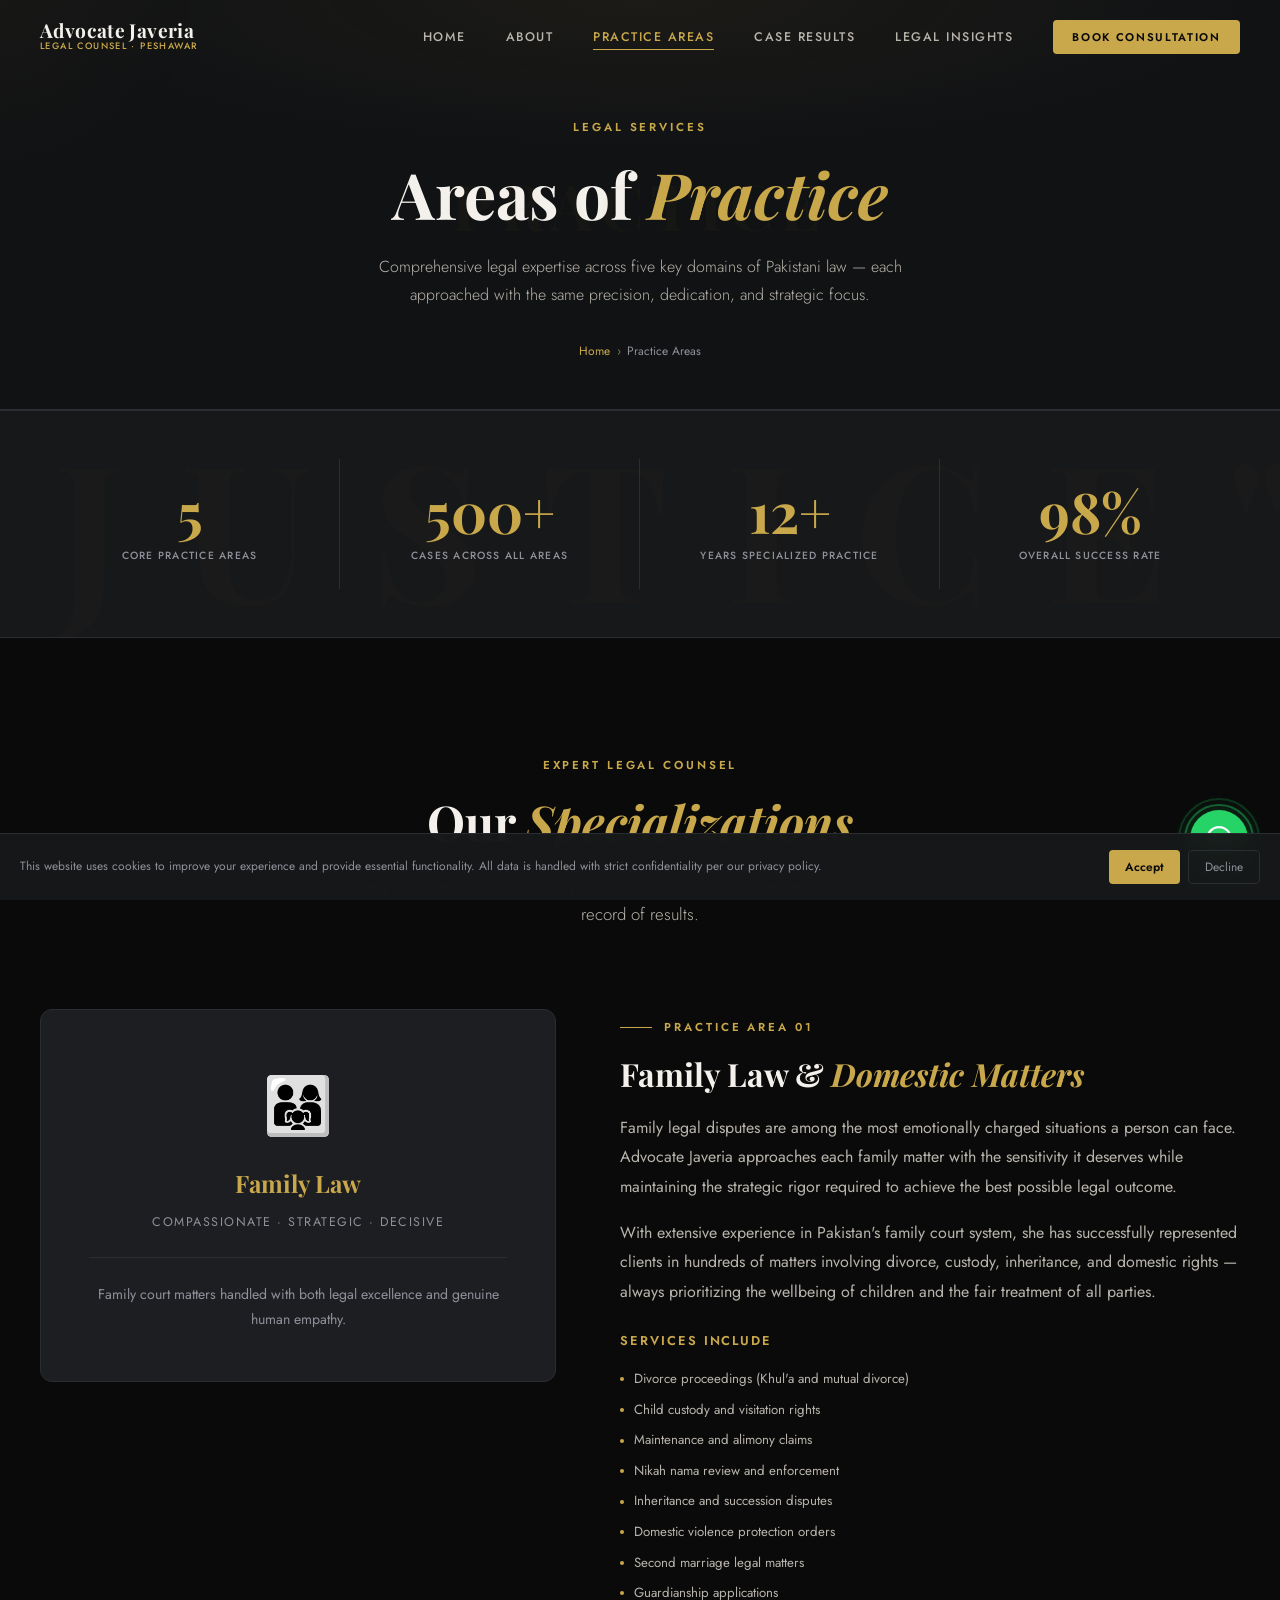
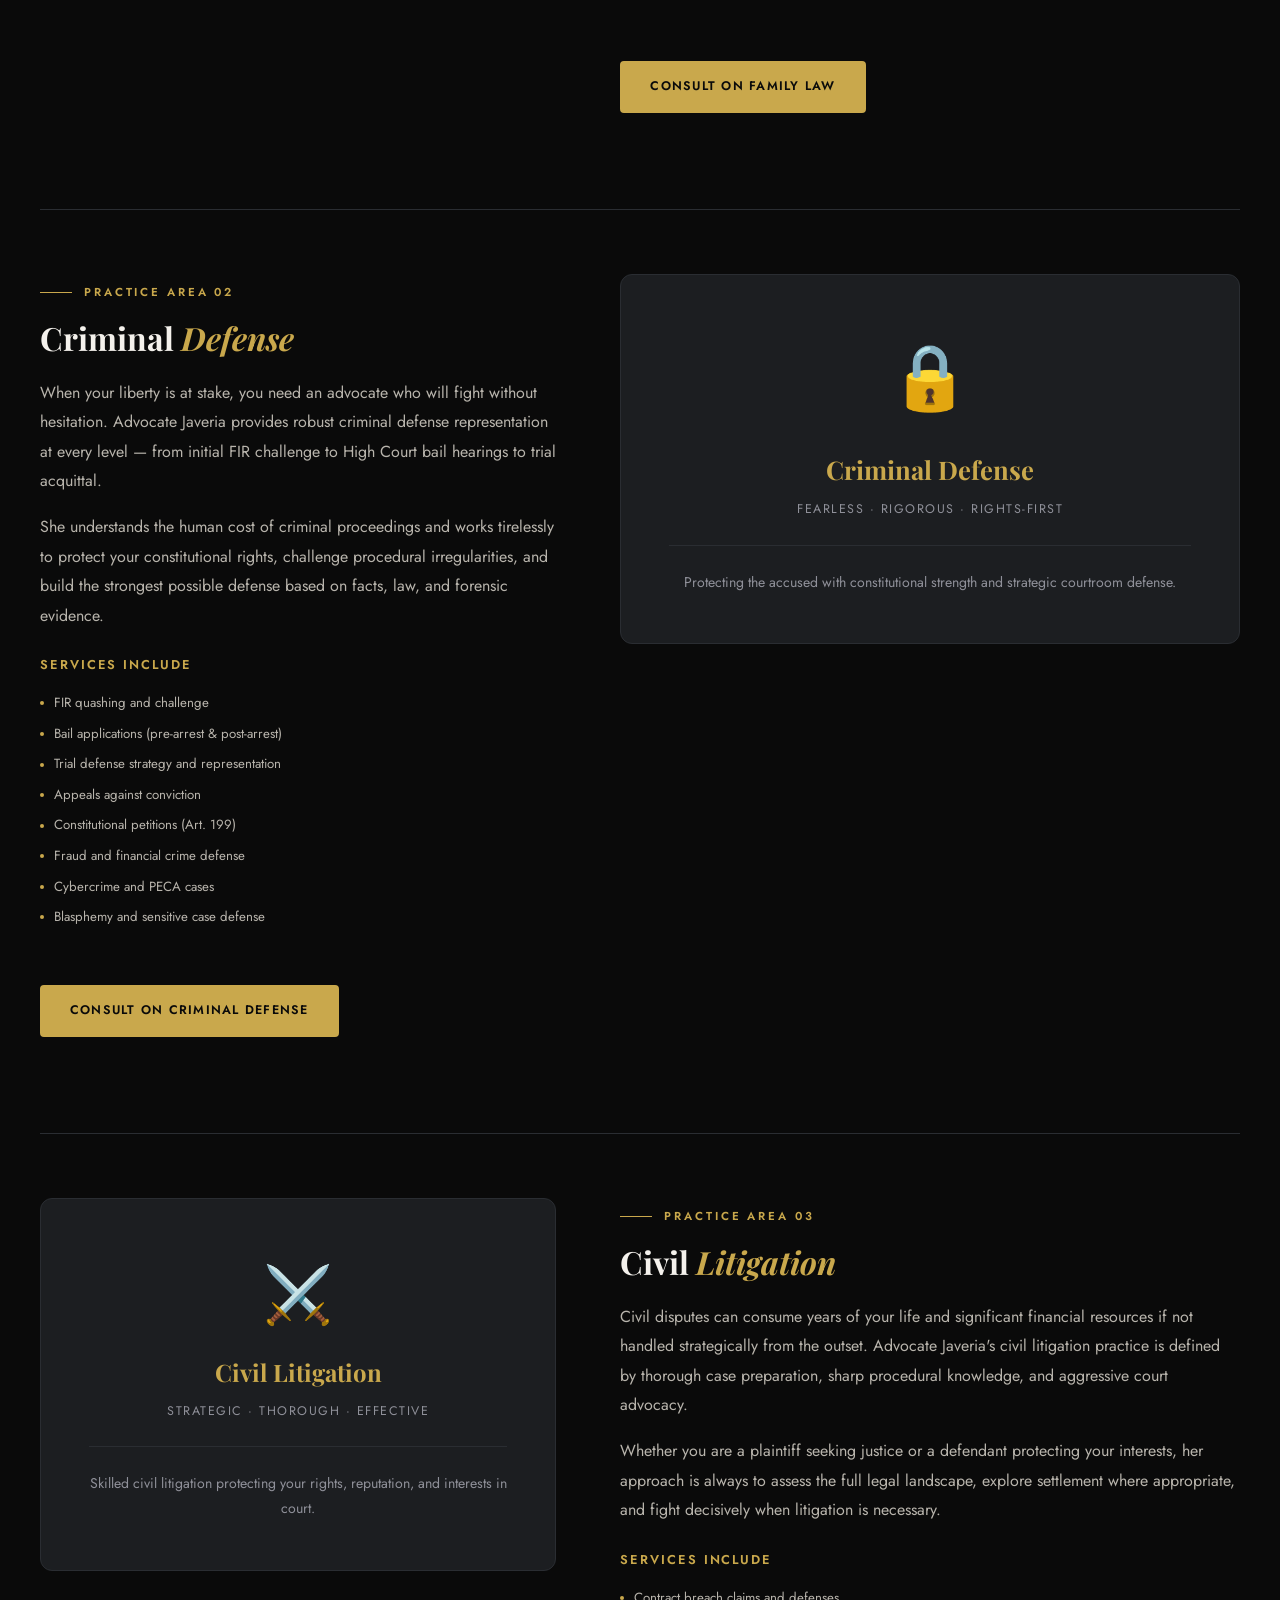
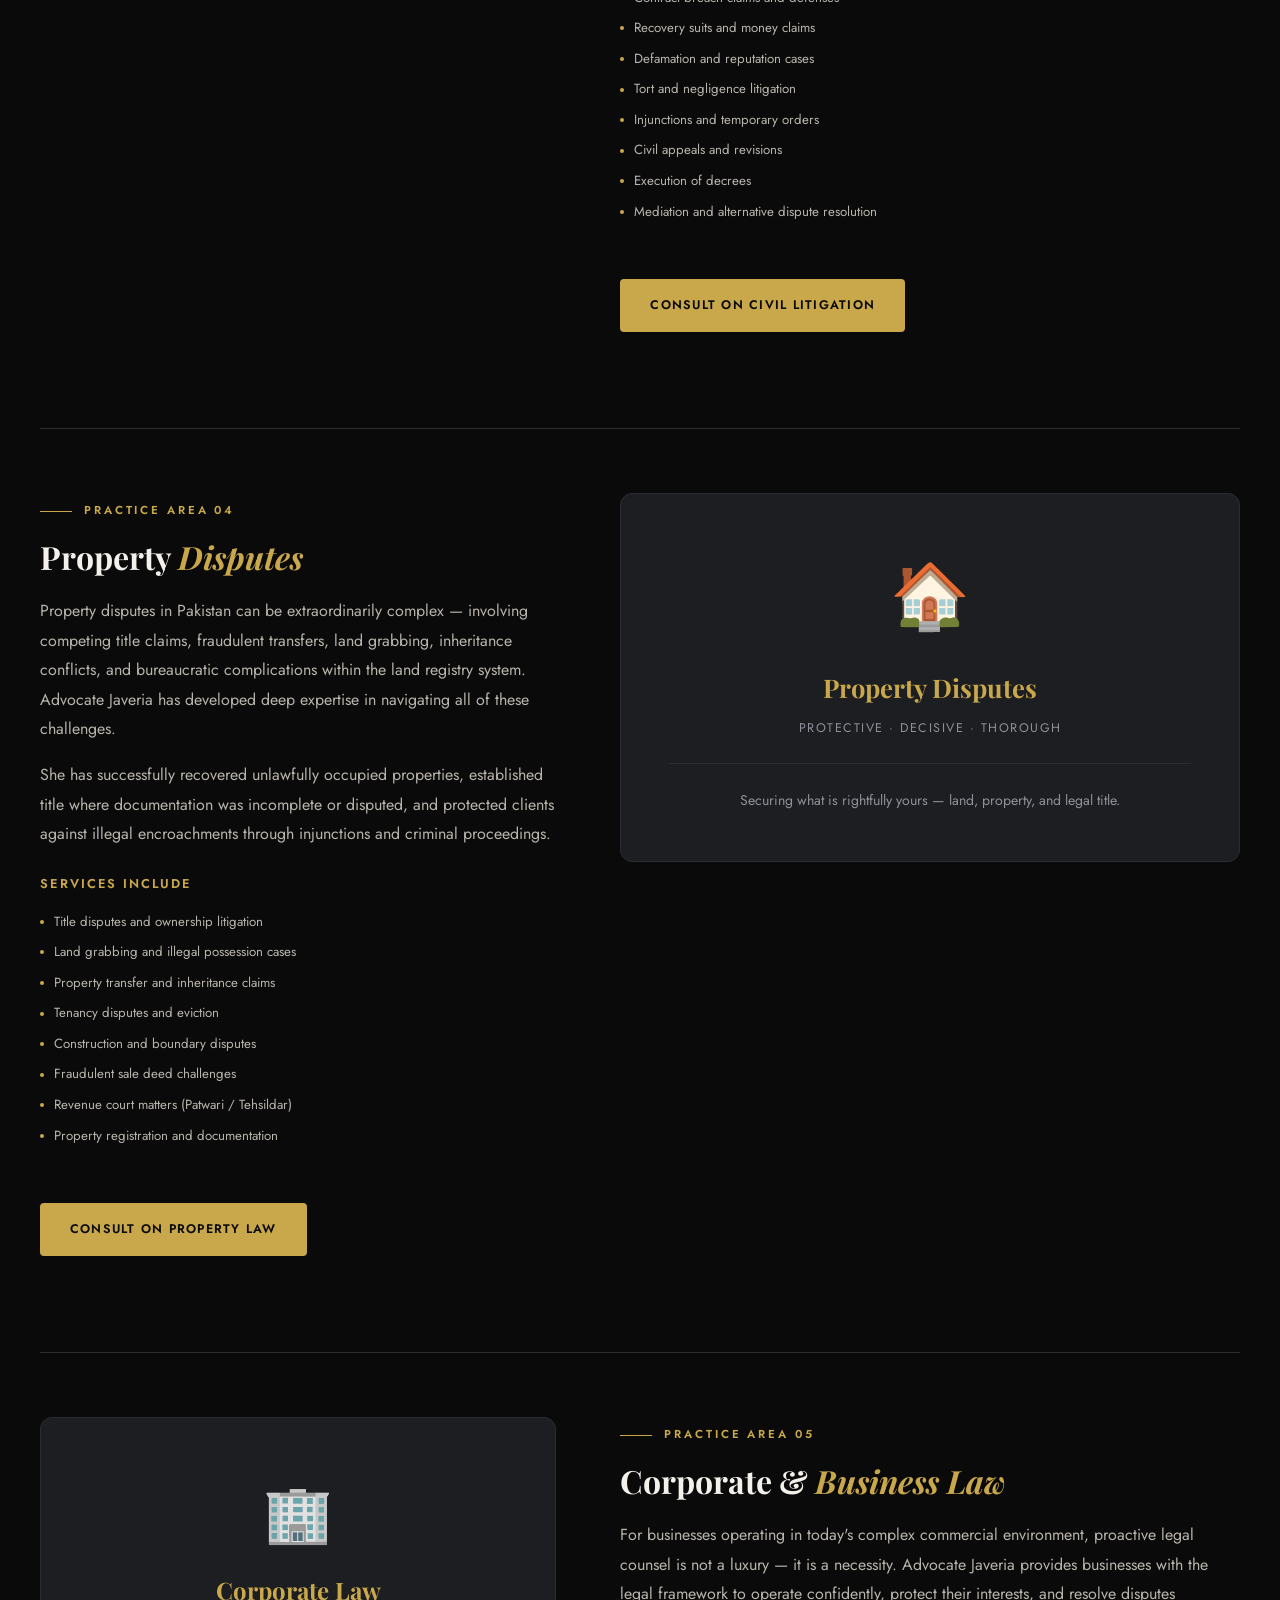
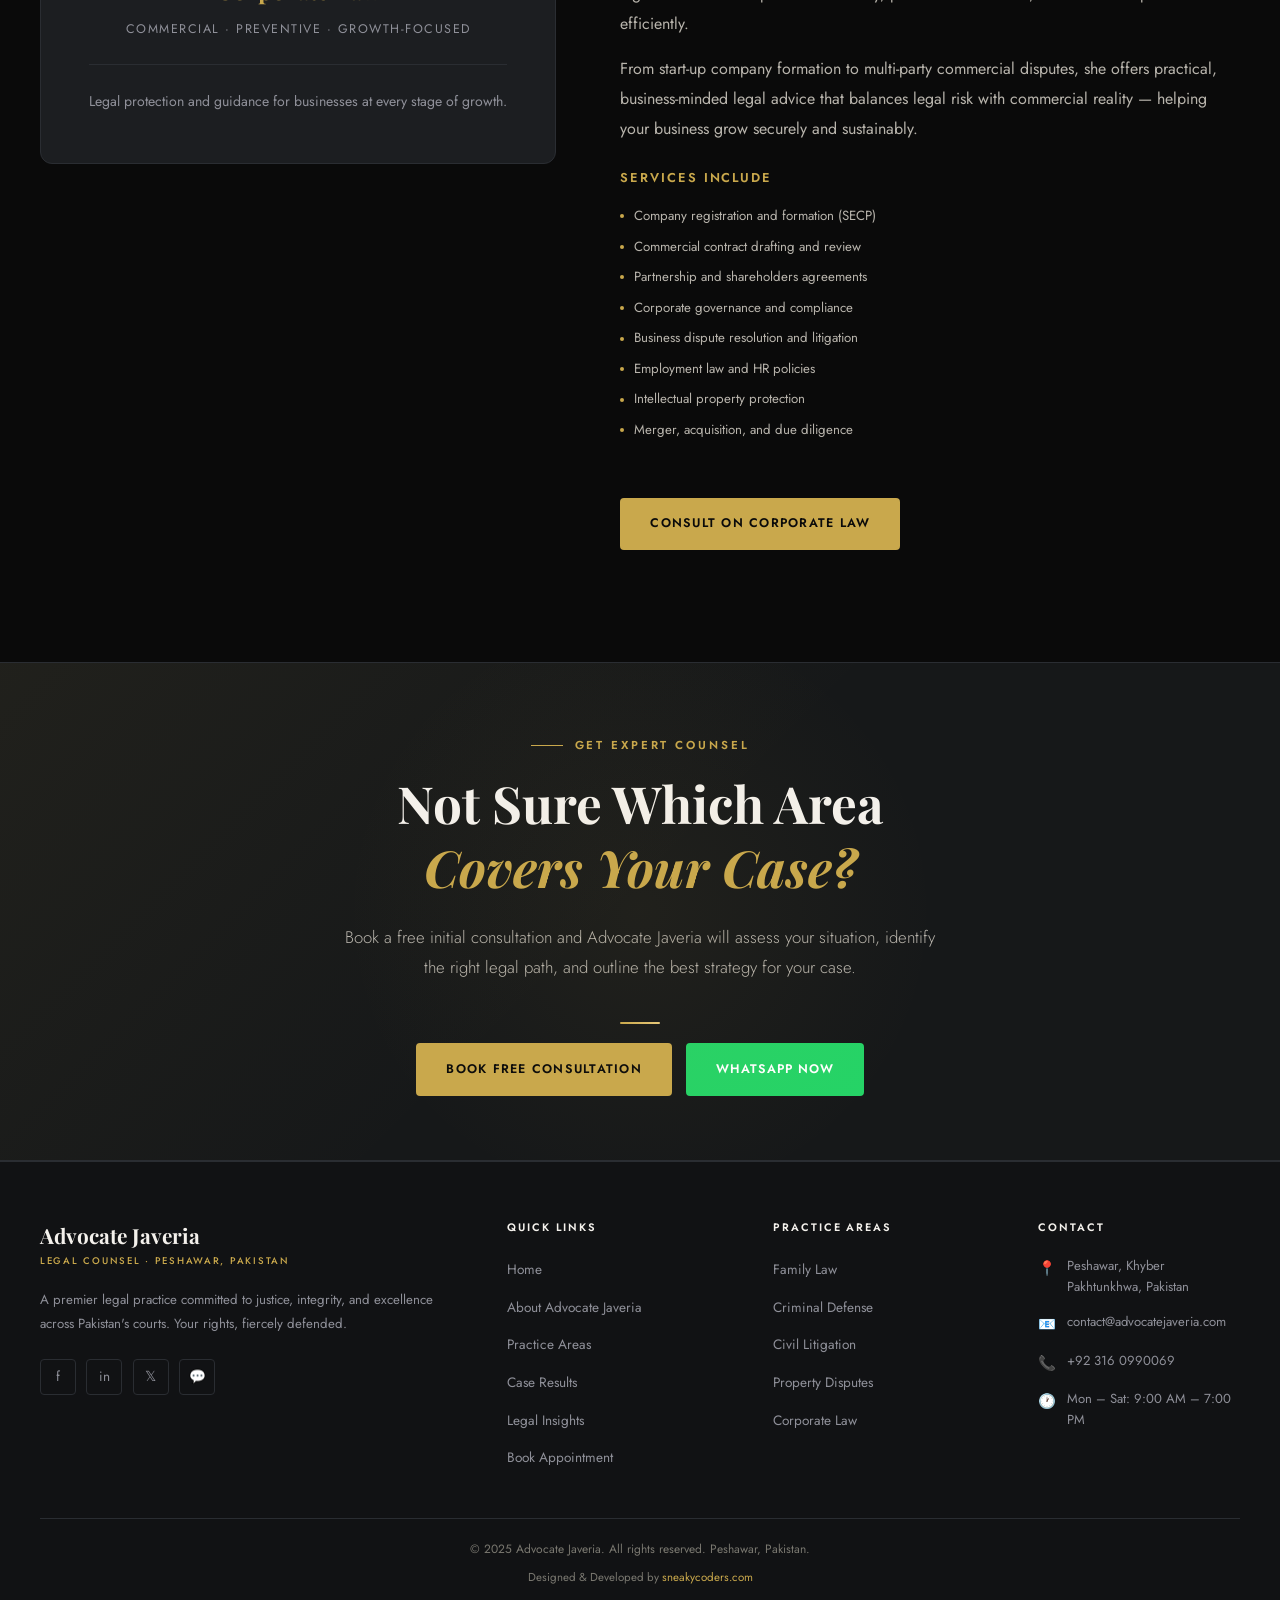
<file: practice-areas.html>
<!DOCTYPE html>
<html lang="en">
<head>
  <meta charset="UTF-8">
  <meta name="viewport" content="width=device-width, initial-scale=1.0">
  <meta name="description" content="Advocate Javeria's practice areas: Family Law, Criminal Defense, Civil Litigation, Property Disputes, and Corporate Law in Peshawar, Pakistan.">
  <meta name="keywords" content="Family Law Pakistan, Criminal Defense Peshawar, Property Disputes KPK, Corporate Lawyer Pakistan">
  <title>Practice Areas — Advocate Javeria | Legal Services Peshawar</title>
  <link rel="preconnect" href="https://fonts.googleapis.com">
  <link rel="preconnect" href="https://fonts.gstatic.com" crossorigin>
  <link rel="stylesheet" href="assets/css/style.css">
  <link rel="stylesheet" href="assets/css/responsive.css">
</head>
<body>

<!-- PAGE LOADER -->
<div class="page-loader" id="pageLoader" aria-hidden="true">
  <div class="loader-logo">Advocate Javeria<span>Legal Counsel · Peshawar</span></div>
  <div class="loader-bar-wrap"><div class="loader-bar"></div></div>
  <div class="loader-tagline">Loading…</div>
</div>

<!-- NAVIGATION -->
<nav class="navbar" role="navigation" aria-label="Main navigation">
  <a href="index.html" class="nav-logo">
    <span class="nav-logo-name">Advocate Javeria</span>
    <span class="nav-logo-title">Legal Counsel · Peshawar</span>
  </a>
  <ul class="nav-menu" role="list">
    <li><a href="index.html"           class="nav-link">Home</a></li>
    <li><a href="about.html"           class="nav-link">About</a></li>
    <li><a href="practice-areas.html"  class="nav-link active">Practice Areas</a></li>
    <li><a href="case-results.html"    class="nav-link">Case Results</a></li>
    <li><a href="legal-insights.html"  class="nav-link">Legal Insights</a></li>
    <li><a href="appointment.html"     class="nav-cta">Book Consultation</a></li>
  </ul>
  <button class="hamburger" aria-label="Toggle mobile menu" aria-expanded="false">
    <span></span><span></span><span></span>
  </button>
</nav>

<div class="mobile-overlay" role="dialog" aria-modal="true">
  <a href="index.html"          class="mobile-nav-link">Home</a>
  <a href="about.html"          class="mobile-nav-link">About</a>
  <a href="practice-areas.html" class="mobile-nav-link active">Practice Areas</a>
  <a href="case-results.html"   class="mobile-nav-link">Case Results</a>
  <a href="legal-insights.html" class="mobile-nav-link">Legal Insights</a>
  <a href="appointment.html"    class="btn-primary mobile-nav-cta">Book Consultation</a>
</div>

<!-- PAGE HERO -->
<div class="page-hero" data-title="PRACTICE" aria-label="Page header">
  <div class="container">
    <div class="section-label">Legal Services</div>
    <h1 class="section-title">Areas of <em>Practice</em></h1>
    <p class="section-subtitle">
      Comprehensive legal expertise across five key domains of Pakistani law — 
      each approached with the same precision, dedication, and strategic focus.
    </p>
    <nav class="breadcrumb" aria-label="Breadcrumb">
      <a href="index.html">Home</a>
      <span class="breadcrumb-sep">›</span>
      <span>Practice Areas</span>
    </nav>
  </div>
</div>

<!-- INTRO STATS BAR -->
<div class="stats-section" style="padding:3rem 0;">
  <div class="container">
    <div class="stats-grid">
      <div class="stat-item reveal">
        <div class="stat-number" data-target="5" data-suffix="">0</div>
        <div class="stat-label">Core Practice Areas</div>
      </div>
      <div class="stat-item reveal delay-1">
        <div class="stat-number" data-target="500" data-suffix="+">0+</div>
        <div class="stat-label">Cases Across All Areas</div>
      </div>
      <div class="stat-item reveal delay-2">
        <div class="stat-number" data-target="12" data-suffix="+">0+</div>
        <div class="stat-label">Years Specialized Practice</div>
      </div>
      <div class="stat-item reveal delay-3">
        <div class="stat-number" data-target="98" data-suffix="%">0%</div>
        <div class="stat-label">Overall Success Rate</div>
      </div>
    </div>
  </div>
</div>

<!-- PRACTICE AREAS FULL -->
<section aria-labelledby="pa-heading" style="background:var(--black);">
  <div class="container">
    <div class="text-center reveal" style="margin-bottom:1rem;">
      <div class="section-label">Expert Legal Counsel</div>
      <h2 class="section-title" id="pa-heading">Our <em>Specializations</em></h2>
      <p class="section-subtitle">Every practice area is backed by deep expertise, courtroom experience, and a track record of results.</p>
    </div>

    <!-- FAMILY LAW -->
    <div id="family" style="margin-top:5rem;">
      <div class="about-grid practice-section-grid">
        <div class="reveal-left pa-icon-col">
          <div style="background:var(--card);border:1px solid var(--border);border-radius:var(--radius-lg);padding:3rem;text-align:center;">
            <div style="font-size:4rem;margin-bottom:1rem;">👨‍👩‍👧</div>
            <div style="font-family:var(--font-display);font-size:1.6rem;font-weight:700;color:var(--gold);margin-bottom:0.5rem;">Family Law</div>
            <div style="font-size:0.78rem;color:var(--silver);letter-spacing:0.12em;text-transform:uppercase;">Compassionate · Strategic · Decisive</div>
            <hr style="border:none;border-top:1px solid var(--border);margin:1.5rem 0;">
            <div style="font-size:0.88rem;color:var(--silver);line-height:1.8;">
              Family court matters handled with both legal excellence and genuine human empathy.
            </div>
          </div>
        </div>
        <div class="reveal-right">
          <div class="section-label">Practice Area 01</div>
          <h3 class="section-title" style="font-size:2rem;">Family Law &amp; <em>Domestic Matters</em></h3>
          <p class="welcome-text">
            Family legal disputes are among the most emotionally charged situations a person can face. 
            Advocate Javeria approaches each family matter with the sensitivity it deserves while maintaining 
            the strategic rigor required to achieve the best possible legal outcome.
          </p>
          <p class="welcome-text" style="margin-bottom:1.5rem;">
            With extensive experience in Pakistan's family court system, she has successfully represented 
            clients in hundreds of matters involving divorce, custody, inheritance, and domestic rights — 
            always prioritizing the wellbeing of children and the fair treatment of all parties.
          </p>
          <h4 style="font-size:0.8rem;font-weight:600;letter-spacing:0.15em;text-transform:uppercase;color:var(--gold);margin-bottom:1rem;">Services Include</h4>
          <ul class="practice-list">
            <li>Divorce proceedings (Khul'a and mutual divorce)</li>
            <li>Child custody and visitation rights</li>
            <li>Maintenance and alimony claims</li>
            <li>Nikah nama review and enforcement</li>
            <li>Inheritance and succession disputes</li>
            <li>Domestic violence protection orders</li>
            <li>Second marriage legal matters</li>
            <li>Guardianship applications</li>
          </ul>
          <a href="appointment.html" class="btn-primary" style="margin-top:1.5rem;">Consult on Family Law</a>
        </div>
      </div>
    </div>

    <!-- CRIMINAL DEFENSE -->
    <div id="criminal" style="margin-top:6rem;padding-top:4rem;border-top:1px solid var(--border);">
      <div class="about-grid practice-section-grid">
        <div class="reveal-left">
          <div class="section-label">Practice Area 02</div>
          <h3 class="section-title" style="font-size:2rem;">Criminal <em>Defense</em></h3>
          <p class="welcome-text">
            When your liberty is at stake, you need an advocate who will fight without hesitation. 
            Advocate Javeria provides robust criminal defense representation at every level — from initial 
            FIR challenge to High Court bail hearings to trial acquittal.
          </p>
          <p class="welcome-text" style="margin-bottom:1.5rem;">
            She understands the human cost of criminal proceedings and works tirelessly to protect 
            your constitutional rights, challenge procedural irregularities, and build the strongest 
            possible defense based on facts, law, and forensic evidence.
          </p>
          <h4 style="font-size:0.8rem;font-weight:600;letter-spacing:0.15em;text-transform:uppercase;color:var(--gold);margin-bottom:1rem;">Services Include</h4>
          <ul class="practice-list">
            <li>FIR quashing and challenge</li>
            <li>Bail applications (pre-arrest &amp; post-arrest)</li>
            <li>Trial defense strategy and representation</li>
            <li>Appeals against conviction</li>
            <li>Constitutional petitions (Art. 199)</li>
            <li>Fraud and financial crime defense</li>
            <li>Cybercrime and PECA cases</li>
            <li>Blasphemy and sensitive case defense</li>
          </ul>
          <a href="appointment.html" class="btn-primary" style="margin-top:1.5rem;">Consult on Criminal Defense</a>
        </div>
        <div class="reveal-right">
          <div style="background:var(--card);border:1px solid var(--border);border-radius:var(--radius-lg);padding:3rem;text-align:center;">
            <div style="font-size:4rem;margin-bottom:1rem;">🔒</div>
            <div style="font-family:var(--font-display);font-size:1.6rem;font-weight:700;color:var(--gold);margin-bottom:0.5rem;">Criminal Defense</div>
            <div style="font-size:0.78rem;color:var(--silver);letter-spacing:0.12em;text-transform:uppercase;">Fearless · Rigorous · Rights-First</div>
            <hr style="border:none;border-top:1px solid var(--border);margin:1.5rem 0;">
            <div style="font-size:0.88rem;color:var(--silver);line-height:1.8;">
              Protecting the accused with constitutional strength and strategic courtroom defense.
            </div>
          </div>
        </div>
      </div>
    </div>

    <!-- CIVIL LITIGATION -->
    <div id="civil" style="margin-top:6rem;padding-top:4rem;border-top:1px solid var(--border);">
      <div class="about-grid practice-section-grid">
        <div class="reveal-left pa-icon-col">
          <div style="background:var(--card);border:1px solid var(--border);border-radius:var(--radius-lg);padding:3rem;text-align:center;">
            <div style="font-size:4rem;margin-bottom:1rem;">⚔️</div>
            <div style="font-family:var(--font-display);font-size:1.6rem;font-weight:700;color:var(--gold);margin-bottom:0.5rem;">Civil Litigation</div>
            <div style="font-size:0.78rem;color:var(--silver);letter-spacing:0.12em;text-transform:uppercase;">Strategic · Thorough · Effective</div>
            <hr style="border:none;border-top:1px solid var(--border);margin:1.5rem 0;">
            <div style="font-size:0.88rem;color:var(--silver);line-height:1.8;">
              Skilled civil litigation protecting your rights, reputation, and interests in court.
            </div>
          </div>
        </div>
        <div class="reveal-right">
          <div class="section-label">Practice Area 03</div>
          <h3 class="section-title" style="font-size:2rem;">Civil <em>Litigation</em></h3>
          <p class="welcome-text">
            Civil disputes can consume years of your life and significant financial resources if not 
            handled strategically from the outset. Advocate Javeria's civil litigation practice is defined 
            by thorough case preparation, sharp procedural knowledge, and aggressive court advocacy.
          </p>
          <p class="welcome-text" style="margin-bottom:1.5rem;">
            Whether you are a plaintiff seeking justice or a defendant protecting your interests, 
            her approach is always to assess the full legal landscape, explore settlement where appropriate, 
            and fight decisively when litigation is necessary.
          </p>
          <h4 style="font-size:0.8rem;font-weight:600;letter-spacing:0.15em;text-transform:uppercase;color:var(--gold);margin-bottom:1rem;">Services Include</h4>
          <ul class="practice-list">
            <li>Contract breach claims and defenses</li>
            <li>Recovery suits and money claims</li>
            <li>Defamation and reputation cases</li>
            <li>Tort and negligence litigation</li>
            <li>Injunctions and temporary orders</li>
            <li>Civil appeals and revisions</li>
            <li>Execution of decrees</li>
            <li>Mediation and alternative dispute resolution</li>
          </ul>
          <a href="appointment.html" class="btn-primary" style="margin-top:1.5rem;">Consult on Civil Litigation</a>
        </div>
      </div>
    </div>

    <!-- PROPERTY DISPUTES -->
    <div id="property" style="margin-top:6rem;padding-top:4rem;border-top:1px solid var(--border);">
      <div class="about-grid practice-section-grid">
        <div class="reveal-left">
          <div class="section-label">Practice Area 04</div>
          <h3 class="section-title" style="font-size:2rem;">Property <em>Disputes</em></h3>
          <p class="welcome-text">
            Property disputes in Pakistan can be extraordinarily complex — involving competing 
            title claims, fraudulent transfers, land grabbing, inheritance conflicts, and bureaucratic 
            complications within the land registry system. Advocate Javeria has developed deep expertise 
            in navigating all of these challenges.
          </p>
          <p class="welcome-text" style="margin-bottom:1.5rem;">
            She has successfully recovered unlawfully occupied properties, established title where 
            documentation was incomplete or disputed, and protected clients against illegal encroachments 
            through injunctions and criminal proceedings.
          </p>
          <h4 style="font-size:0.8rem;font-weight:600;letter-spacing:0.15em;text-transform:uppercase;color:var(--gold);margin-bottom:1rem;">Services Include</h4>
          <ul class="practice-list">
            <li>Title disputes and ownership litigation</li>
            <li>Land grabbing and illegal possession cases</li>
            <li>Property transfer and inheritance claims</li>
            <li>Tenancy disputes and eviction</li>
            <li>Construction and boundary disputes</li>
            <li>Fraudulent sale deed challenges</li>
            <li>Revenue court matters (Patwari / Tehsildar)</li>
            <li>Property registration and documentation</li>
          </ul>
          <a href="appointment.html" class="btn-primary" style="margin-top:1.5rem;">Consult on Property Law</a>
        </div>
        <div class="reveal-right">
          <div style="background:var(--card);border:1px solid var(--border);border-radius:var(--radius-lg);padding:3rem;text-align:center;">
            <div style="font-size:4rem;margin-bottom:1rem;">🏠</div>
            <div style="font-family:var(--font-display);font-size:1.6rem;font-weight:700;color:var(--gold);margin-bottom:0.5rem;">Property Disputes</div>
            <div style="font-size:0.78rem;color:var(--silver);letter-spacing:0.12em;text-transform:uppercase;">Protective · Decisive · Thorough</div>
            <hr style="border:none;border-top:1px solid var(--border);margin:1.5rem 0;">
            <div style="font-size:0.88rem;color:var(--silver);line-height:1.8;">
              Securing what is rightfully yours — land, property, and legal title.
            </div>
          </div>
        </div>
      </div>
    </div>

    <!-- CORPORATE LAW -->
    <div id="corporate" style="margin-top:6rem;padding-top:4rem;border-top:1px solid var(--border);">
      <div class="about-grid practice-section-grid">
        <div class="reveal-left pa-icon-col">
          <div style="background:var(--card);border:1px solid var(--border);border-radius:var(--radius-lg);padding:3rem;text-align:center;">
            <div style="font-size:4rem;margin-bottom:1rem;">🏢</div>
            <div style="font-family:var(--font-display);font-size:1.6rem;font-weight:700;color:var(--gold);margin-bottom:0.5rem;">Corporate Law</div>
            <div style="font-size:0.78rem;color:var(--silver);letter-spacing:0.12em;text-transform:uppercase;">Commercial · Preventive · Growth-Focused</div>
            <hr style="border:none;border-top:1px solid var(--border);margin:1.5rem 0;">
            <div style="font-size:0.88rem;color:var(--silver);line-height:1.8;">
              Legal protection and guidance for businesses at every stage of growth.
            </div>
          </div>
        </div>
        <div class="reveal-right">
          <div class="section-label">Practice Area 05</div>
          <h3 class="section-title" style="font-size:2rem;">Corporate &amp; <em>Business Law</em></h3>
          <p class="welcome-text">
            For businesses operating in today's complex commercial environment, proactive legal 
            counsel is not a luxury — it is a necessity. Advocate Javeria provides businesses with 
            the legal framework to operate confidently, protect their interests, and resolve 
            disputes efficiently.
          </p>
          <p class="welcome-text" style="margin-bottom:1.5rem;">
            From start-up company formation to multi-party commercial disputes, she offers 
            practical, business-minded legal advice that balances legal risk with commercial reality — 
            helping your business grow securely and sustainably.
          </p>
          <h4 style="font-size:0.8rem;font-weight:600;letter-spacing:0.15em;text-transform:uppercase;color:var(--gold);margin-bottom:1rem;">Services Include</h4>
          <ul class="practice-list">
            <li>Company registration and formation (SECP)</li>
            <li>Commercial contract drafting and review</li>
            <li>Partnership and shareholders agreements</li>
            <li>Corporate governance and compliance</li>
            <li>Business dispute resolution and litigation</li>
            <li>Employment law and HR policies</li>
            <li>Intellectual property protection</li>
            <li>Merger, acquisition, and due diligence</li>
          </ul>
          <a href="appointment.html" class="btn-primary" style="margin-top:1.5rem;">Consult on Corporate Law</a>
        </div>
      </div>
    </div>

  </div>
</section>

<!-- CTA BANNER -->
<div class="cta-banner reveal">
  <div class="container">
    <div class="section-label" style="justify-content:center;">Get Expert Counsel</div>
    <h2 class="section-title">
      Not Sure Which Area<br><em>Covers Your Case?</em>
    </h2>
    <p class="section-subtitle">
      Book a free initial consultation and Advocate Javeria will assess your situation, 
      identify the right legal path, and outline the best strategy for your case.
    </p>
    <div class="gold-rule"></div>
    <div class="cta-banner-btns">
      <a href="appointment.html" class="btn-primary">Book Free Consultation</a>
      <a href="https://wa.me/923160990069?text=Hello%20Advocate%20Javeria%2C%20I%20need%20legal%20advice." class="btn-whatsapp" target="_blank" rel="noopener">WhatsApp Now</a>
    </div>
  </div>
</div>

<!-- FOOTER -->
<footer role="contentinfo">
  <div class="container">
    <div class="footer-top">
      <div class="footer-brand">
        <div class="footer-logo-name">Advocate Javeria</div>
        <div class="footer-logo-tag">Legal Counsel · Peshawar, Pakistan</div>
        <p class="footer-about">A premier legal practice committed to justice, integrity, and excellence across Pakistan's courts. Your rights, fiercely defended.</p>
        <div class="footer-social">
          <a href="#" class="social-btn" aria-label="Facebook">f</a>
          <a href="#" class="social-btn" aria-label="LinkedIn">in</a>
          <a href="#" class="social-btn" aria-label="Twitter">𝕏</a>
          <a href="https://wa.me/923160990069" class="social-btn" aria-label="WhatsApp" target="_blank" rel="noopener">💬</a>
        </div>
      </div>
      <div>
        <h3 class="footer-col-title">Quick Links</h3>
        <ul class="footer-links">
          <li><a href="index.html"           class="footer-link">Home</a></li>
          <li><a href="about.html"           class="footer-link">About Advocate Javeria</a></li>
          <li><a href="practice-areas.html"  class="footer-link">Practice Areas</a></li>
          <li><a href="case-results.html"    class="footer-link">Case Results</a></li>
          <li><a href="legal-insights.html"  class="footer-link">Legal Insights</a></li>
          <li><a href="appointment.html"     class="footer-link">Book Appointment</a></li>
        </ul>
      </div>
      <div>
        <h3 class="footer-col-title">Practice Areas</h3>
        <ul class="footer-links">
          <li><a href="#family"    class="footer-link">Family Law</a></li>
          <li><a href="#criminal"  class="footer-link">Criminal Defense</a></li>
          <li><a href="#civil"     class="footer-link">Civil Litigation</a></li>
          <li><a href="#property"  class="footer-link">Property Disputes</a></li>
          <li><a href="#corporate" class="footer-link">Corporate Law</a></li>
        </ul>
      </div>
      <div>
        <h3 class="footer-col-title">Contact</h3>
        <div class="footer-contact-item"><span class="footer-contact-icon">📍</span><span>Peshawar, Khyber Pakhtunkhwa, Pakistan</span></div>
        <div class="footer-contact-item"><span class="footer-contact-icon">📧</span><span>contact@advocatejaveria.com</span></div>
        <div class="footer-contact-item"><span class="footer-contact-icon">📞</span><span>+92 316 0990069</span></div>
        <div class="footer-contact-item"><span class="footer-contact-icon">🕐</span><span>Mon – Sat: 9:00 AM – 7:00 PM</span></div>
      </div>
    </div>
    <div class="footer-bottom">
      <p class="footer-copy">© 2025 Advocate Javeria. All rights reserved. Peshawar, Pakistan.</p>
      <p class="footer-dev">Designed &amp; Developed by <a href="https://sneakycoders.com" target="_blank" rel="noopener noreferrer">sneakycoders.com</a></p>
    </div>
  </div>
</footer>

<!-- WHATSAPP FLOAT -->
<div class="whatsapp-float" aria-label="Contact via WhatsApp">
  <span class="whatsapp-tooltip">Chat with Advocate Javeria</span>
  <a href="https://wa.me/923160990069?text=Hello%20Advocate%20Javeria%2C%20I%20need%20legal%20consultation."
     class="whatsapp-btn" target="_blank" rel="noopener noreferrer" aria-label="Open WhatsApp">
    <svg viewBox="0 0 24 24"><path d="M17.472 14.382c-.297-.149-1.758-.867-2.03-.967-.273-.099-.471-.148-.67.15-.197.297-.767.966-.94 1.164-.173.199-.347.223-.644.075-.297-.15-1.255-.463-2.39-1.475-.883-.788-1.48-1.761-1.653-2.059-.173-.297-.018-.458.13-.606.134-.133.298-.347.446-.52.149-.174.198-.298.298-.497.099-.198.05-.371-.025-.52-.075-.149-.669-1.612-.916-2.207-.242-.579-.487-.5-.669-.51-.173-.008-.371-.01-.57-.01-.198 0-.52.074-.792.372-.272.297-1.04 1.016-1.04 2.479 0 1.462 1.065 2.875 1.213 3.074.149.198 2.096 3.2 5.077 4.487.709.306 1.262.489 1.694.625.712.227 1.36.195 1.871.118.571-.085 1.758-.719 2.006-1.413.248-.694.248-1.289.173-1.413-.074-.124-.272-.198-.57-.347m-5.421 7.403h-.004a9.87 9.87 0 01-5.031-1.378l-.361-.214-3.741.982.998-3.648-.235-.374a9.86 9.86 0 01-1.51-5.26c.001-5.45 4.436-9.884 9.888-9.884 2.64 0 5.122 1.03 6.988 2.898a9.825 9.825 0 012.893 6.994c-.003 5.45-4.437 9.884-9.885 9.884m8.413-18.297A11.815 11.815 0 0012.05 0C5.495 0 .16 5.335.157 11.892c0 2.096.547 4.142 1.588 5.945L.057 24l6.305-1.654a11.882 11.882 0 005.683 1.448h.005c6.554 0 11.89-5.335 11.893-11.893a11.821 11.821 0 00-3.48-8.413z"/></svg>
  </a>
</div>

<script src="assets/js/animations.js"></script>
<script src="assets/js/main.js"></script>

<!-- BACK TO TOP -->
<button class="back-to-top" id="backToTop" aria-label="Back to top">↑</button>


<!-- COOKIE BANNER -->
<div class="cookie-banner" id="cookieBanner" role="dialog" aria-label="Cookie notice">
  <p class="cookie-text">
    This website uses cookies to improve your experience and provide essential functionality. 
    All data is handled with strict confidentiality per our privacy policy.
  </p>
  <div class="cookie-btns">
    <button class="cookie-accept" id="cookieAccept">Accept</button>
    <button class="cookie-decline" id="cookieDecline">Decline</button>
  </div>
</div>


<script>
  // Page Loader
  window.addEventListener('load', function() {
    setTimeout(function() {
      var loader = document.getElementById('pageLoader');
      if (loader) loader.classList.add('hidden');
    }, 1600);
  });

  // Back to Top
  var btt = document.getElementById('backToTop');
  if (btt) {
    window.addEventListener('scroll', function() {
      btt.classList.toggle('visible', window.scrollY > 400);
    }, {passive: true});
    btt.addEventListener('click', function() {
      window.scrollTo({top: 0, behavior: 'smooth'});
    });
  }

  // Cookie Banner
  var banner = document.getElementById('cookieBanner');
  var accepted = localStorage.getItem('cookie_consent');
  if (banner && !accepted) {
    setTimeout(function() { banner.classList.add('show'); }, 2000);
  }
  document.getElementById('cookieAccept')?.addEventListener('click', function() {
    localStorage.setItem('cookie_consent', '1');
    banner.classList.remove('show');
  });
  document.getElementById('cookieDecline')?.addEventListener('click', function() {
    banner.classList.remove('show');
  });
</script>

</body>
</html>
</file>
<file: assets/css/style.css>
/* ============================================
   ADVOCATE JAVERIA — PREMIUM LEGAL WEBSITE
   Main Stylesheet
   ============================================ */

/* === GOOGLE FONTS === */
@import url('https://fonts.googleapis.com/css2?family=Cormorant+Garamond:ital,wght@0,300;0,400;0,500;0,600;0,700;1,300;1,400;1,600&family=Jost:wght@300;400;500;600;700&family=Playfair+Display:ital,wght@0,700;0,800;1,700&display=swap');

/* === CSS VARIABLES === */
:root {
  --black:        #0a0a0a;
  --deep:         #111214;
  --surface:      #161819;
  --card:         #1c1e21;
  --border:       #2a2d32;
  --gold:         #c9a84c;
  --gold-light:   #e8c97a;
  --gold-dim:     #8a6a28;
  --white:        #f4f1ec;
  --white-dim:    #b8b4ac;
  --silver:       #8f9099;
  --text:         #ddd9d0;
  --text-muted:   #7a7870;

  --font-display: 'Playfair Display', 'Cormorant Garamond', Georgia, serif;
  --font-serif:   'Cormorant Garamond', Georgia, serif;
  --font-sans:    'Jost', 'Helvetica Neue', sans-serif;

  --transition:   0.35s cubic-bezier(0.4, 0, 0.2, 1);
  --transition-slow: 0.7s cubic-bezier(0.4, 0, 0.2, 1);
  --radius:       4px;
  --radius-lg:    12px;
  --shadow:       0 8px 40px rgba(0,0,0,0.5);
  --shadow-gold:  0 0 30px rgba(201,168,76,0.12);
  --glow:         0 0 60px rgba(201,168,76,0.08);
}

/* === RESET === */
*, *::before, *::after { box-sizing: border-box; margin: 0; padding: 0; }

html {
  scroll-behavior: smooth;
  font-size: 16px;
  -webkit-text-size-adjust: 100%;
  overflow-x: hidden;          /* prevent horizontal scroll */
  -webkit-overflow-scrolling: touch;
}

body {
  background: var(--black);
  color: var(--text);
  font-family: var(--font-sans);
  font-weight: 400;
  line-height: 1.7;
  overflow-x: hidden;
  -webkit-text-size-adjust: 100%;
  text-size-adjust: 100%;
}

img { max-width: 100%; height: auto; display: block; }

/* ============================================================
   GLOBAL IMAGE SAFETY — prevent overflow on all devices
   ============================================================ */
img {
  max-width: 100%;
  height: auto;
  display: block;
}

/* Hero image column — real photo */
.hero-image-wrap img {
  width: 100%;
  height: 100%;
  object-fit: cover;
  object-position: top center;
}

a { text-decoration: none; color: inherit; }
ul { list-style: none; }
button { cursor: pointer; border: none; background: none; font-family: inherit; }

/* === SELECTION === */
::selection { background: var(--gold); color: var(--black); }

/* === SCROLLBAR === */
::-webkit-scrollbar { width: 6px; }
::-webkit-scrollbar-track { background: var(--deep); }
::-webkit-scrollbar-thumb { background: var(--gold-dim); border-radius: 3px; }
::-webkit-scrollbar-thumb:hover { background: var(--gold); }

/* ============================================
   NAVIGATION
   ============================================ */
.navbar {
  position: fixed;
  top: 0; left: 0; right: 0;
  z-index: 1000;
  padding: 0 2rem;
  height: 72px;
  display: flex;
  align-items: center;
  justify-content: space-between;
  background: transparent;
  transition: background var(--transition), backdrop-filter var(--transition), border-bottom var(--transition);
  border-bottom: 1px solid transparent;
}

.navbar.scrolled {
  background: rgba(10,10,10,0.92);
  backdrop-filter: blur(20px);
  -webkit-backdrop-filter: blur(20px);
  border-bottom-color: rgba(201,168,76,0.15);
}

.nav-logo {
  display: flex;
  flex-direction: column;
  line-height: 1.1;
}

.nav-logo-name {
  font-family: var(--font-display);
  font-size: 1.25rem;
  font-weight: 700;
  color: var(--white);
  letter-spacing: 0.02em;
}

.nav-logo-title {
  font-family: var(--font-sans);
  font-size: 0.65rem;
  font-weight: 500;
  letter-spacing: 0.2em;
  text-transform: uppercase;
  color: var(--gold);
}

.nav-menu {
  display: flex;
  align-items: center;
  gap: 2.5rem;
}

.nav-link {
  font-family: var(--font-sans);
  font-size: 0.78rem;
  font-weight: 500;
  letter-spacing: 0.12em;
  text-transform: uppercase;
  color: var(--white-dim);
  position: relative;
  transition: color var(--transition);
}

.nav-link::after {
  content: '';
  position: absolute;
  bottom: -4px; left: 0;
  width: 0; height: 1px;
  background: var(--gold);
  transition: width var(--transition);
}

.nav-link:hover,
.nav-link.active {
  color: var(--gold);
}

.nav-link:hover::after,
.nav-link.active::after {
  width: 100%;
}

.nav-cta {
  font-size: 0.72rem;
  font-weight: 600;
  letter-spacing: 0.15em;
  text-transform: uppercase;
  padding: 0.6rem 1.4rem;
  background: var(--gold);
  color: var(--black);
  border-radius: var(--radius);
  transition: background var(--transition), transform var(--transition), box-shadow var(--transition);
}

.nav-cta:hover {
  background: var(--gold-light);
  transform: translateY(-1px);
  box-shadow: 0 4px 20px rgba(201,168,76,0.3);
  color: var(--black);
}

.hamburger {
  display: none;
  flex-direction: column;
  gap: 5px;
  padding: 4px;
  z-index: 1100;
}

.hamburger span {
  display: block;
  width: 24px;
  height: 1.5px;
  background: var(--white);
  border-radius: 2px;
  transition: var(--transition);
}

.hamburger.open span:nth-child(1) { transform: translateY(6.5px) rotate(45deg); }
.hamburger.open span:nth-child(2) { opacity: 0; }
.hamburger.open span:nth-child(3) { transform: translateY(-6.5px) rotate(-45deg); }

/* ============================================
   HERO SECTION
   ============================================ */
.hero {
  min-height: 100vh;
  position: relative;
  display: grid;
  grid-template-columns: 1fr 1fr;
  align-items: center;
  overflow: hidden;
  padding: 72px 0 0;
}

.hero-bg {
  position: absolute;
  inset: 0;
  background:
    radial-gradient(ellipse 80% 80% at 70% 50%, rgba(201,168,76,0.04) 0%, transparent 60%),
    radial-gradient(ellipse 60% 60% at 20% 80%, rgba(201,168,76,0.03) 0%, transparent 50%);
  pointer-events: none;
}

.hero-particles {
  position: absolute;
  inset: 0;
  pointer-events: none;
  overflow: hidden;
}

.particle {
  position: absolute;
  border-radius: 50%;
  background: var(--gold);
  opacity: 0;
  animation: floatParticle linear infinite;
}

@keyframes floatParticle {
  0% { opacity: 0; transform: translateY(0) scale(0); }
  10% { opacity: 0.4; }
  90% { opacity: 0.1; }
  100% { opacity: 0; transform: translateY(-100vh) scale(1); }
}

.hero-content {
  padding: 4rem 4rem 4rem 8vw;
  z-index: 2;
}

.hero-badge {
  display: inline-flex;
  align-items: center;
  gap: 0.5rem;
  font-size: 0.68rem;
  font-weight: 600;
  letter-spacing: 0.25em;
  text-transform: uppercase;
  color: var(--gold);
  border: 1px solid rgba(201,168,76,0.3);
  padding: 0.4rem 1rem;
  border-radius: 2rem;
  margin-bottom: 1.5rem;
  opacity: 0;
  animation: fadeUp 0.8s forwards 0.3s;
}

.hero-badge::before {
  content: '';
  width: 6px; height: 6px;
  border-radius: 50%;
  background: var(--gold);
  animation: pulse 2s infinite;
}

@keyframes pulse {
  0%, 100% { opacity: 1; transform: scale(1); }
  50% { opacity: 0.5; transform: scale(1.4); }
}

.hero-heading {
  font-family: var(--font-display);
  font-size: clamp(2.8rem, 5vw, 4.8rem);
  font-weight: 700;
  line-height: 1.1;
  color: var(--white);
  margin-bottom: 1.2rem;
  opacity: 0;
  animation: fadeUp 0.8s forwards 0.5s;
}

.hero-heading em {
  font-style: italic;
  color: var(--gold);
}

.hero-sub {
  font-size: 1.05rem;
  font-weight: 300;
  color: var(--white-dim);
  line-height: 1.8;
  max-width: 480px;
  margin-bottom: 2.5rem;
  opacity: 0;
  animation: fadeUp 0.8s forwards 0.7s;
}

.hero-btns {
  display: flex;
  gap: 1rem;
  flex-wrap: wrap;
  opacity: 0;
  animation: fadeUp 0.8s forwards 0.9s;
}

.btn-primary {
  display: inline-flex;
  align-items: center;
  gap: 0.6rem;
  font-family: var(--font-sans);
  font-size: 0.78rem;
  font-weight: 600;
  letter-spacing: 0.1em;
  text-transform: uppercase;
  padding: 0.9rem 2rem;
  background: var(--gold);
  color: var(--black);
  border-radius: var(--radius);
  border: 2px solid var(--gold);
  transition: var(--transition);
}

.btn-primary:hover {
  background: var(--gold-light);
  border-color: var(--gold-light);
  transform: translateY(-2px);
  box-shadow: 0 8px 30px rgba(201,168,76,0.35);
  color: var(--black);
}

.btn-secondary {
  display: inline-flex;
  align-items: center;
  gap: 0.6rem;
  font-family: var(--font-sans);
  font-size: 0.78rem;
  font-weight: 600;
  letter-spacing: 0.1em;
  text-transform: uppercase;
  padding: 0.9rem 2rem;
  background: transparent;
  color: var(--white);
  border-radius: var(--radius);
  border: 2px solid rgba(255,255,255,0.2);
  transition: var(--transition);
}

.btn-secondary:hover {
  border-color: var(--gold);
  color: var(--gold);
  transform: translateY(-2px);
}

.btn-whatsapp {
  display: inline-flex;
  align-items: center;
  gap: 0.6rem;
  font-family: var(--font-sans);
  font-size: 0.78rem;
  font-weight: 600;
  letter-spacing: 0.08em;
  text-transform: uppercase;
  padding: 0.9rem 2rem;
  background: #25d366;
  color: #fff;
  border-radius: var(--radius);
  border: 2px solid #25d366;
  transition: var(--transition);
}

.btn-whatsapp:hover {
  background: #20bc5a;
  border-color: #20bc5a;
  transform: translateY(-2px);
  box-shadow: 0 8px 30px rgba(37,211,102,0.3);
  color: #fff;
}

.hero-stats {
  display: flex;
  gap: 2.5rem;
  margin-top: 3rem;
  opacity: 0;
  animation: fadeUp 0.8s forwards 1.1s;
}

.hero-stat-num {
  font-family: var(--font-display);
  font-size: 2rem;
  font-weight: 700;
  color: var(--gold);
  line-height: 1;
}

.hero-stat-label {
  font-size: 0.7rem;
  letter-spacing: 0.12em;
  text-transform: uppercase;
  color: var(--silver);
  margin-top: 0.2rem;
}

.hero-image-col {
  position: relative;
  height: 100%;
  min-height: 100vh;
  overflow: hidden;
}

.hero-image-wrap {
  position: absolute;
  inset: 0;
  overflow: hidden;
}

.hero-image-wrap img {
  width: 100%;
  height: 100%;
  object-fit: cover;
  object-position: top center;
  opacity: 0;
  animation: fadeIn 1.2s forwards 0.4s;
}

.hero-image-overlay {
  position: absolute;
  inset: 0;
  background: linear-gradient(
    to right,
    var(--black) 0%,
    rgba(10,10,10,0.3) 30%,
    transparent 60%
  );
}

.hero-image-overlay-bottom {
  position: absolute;
  bottom: 0; left: 0; right: 0;
  height: 200px;
  background: linear-gradient(to top, var(--black), transparent);
}

.hero-decorative-line {
  position: absolute;
  right: 0; top: 20%;
  width: 1px;
  height: 60%;
  background: linear-gradient(to bottom, transparent, rgba(201,168,76,0.4), transparent);
  opacity: 0;
  animation: fadeIn 1s forwards 1.5s;
}

/* ============================================
   SECTION COMMONS
   ============================================ */
section {
  padding: 7rem 0;
}

.container {
  max-width: 1280px;
  margin: 0 auto;
  padding: 0 2rem;
}

.container-sm {
  max-width: 900px;
  margin: 0 auto;
  padding: 0 2rem;
}

.section-label {
  display: inline-flex;
  align-items: center;
  gap: 0.75rem;
  font-size: 0.68rem;
  font-weight: 600;
  letter-spacing: 0.25em;
  text-transform: uppercase;
  color: var(--gold);
  margin-bottom: 1rem;
}

.section-label::before {
  content: '';
  display: block;
  width: 32px;
  height: 1px;
  background: var(--gold);
}

.section-title {
  font-family: var(--font-display);
  font-size: clamp(2rem, 3.5vw, 3rem);
  font-weight: 700;
  line-height: 1.2;
  color: var(--white);
  margin-bottom: 1.2rem;
}

.section-title em {
  font-style: italic;
  color: var(--gold);
}

.section-subtitle {
  font-size: 1rem;
  font-weight: 300;
  color: var(--white-dim);
  line-height: 1.8;
  max-width: 600px;
}

.text-center { text-align: center; }
.text-center .section-label { justify-content: center; }
.text-center .section-label::before { display: none; }
.text-center .section-subtitle { margin: 0 auto; }

/* ============================================
   DIVIDERS
   ============================================ */
.divider {
  border: none;
  height: 1px;
  background: linear-gradient(to right, transparent, var(--border), transparent);
  margin: 0;
}

.gold-rule {
  width: 60px;
  height: 2px;
  background: linear-gradient(to right, var(--gold), var(--gold-light));
  margin: 1.5rem auto;
  border-radius: 1px;
}

/* ============================================
   WELCOME SECTION
   ============================================ */
.welcome {
  background: var(--deep);
  position: relative;
  overflow: hidden;
}

.welcome::before {
  content: '';
  position: absolute;
  top: -200px; right: -200px;
  width: 600px; height: 600px;
  border-radius: 50%;
  background: radial-gradient(circle, rgba(201,168,76,0.05) 0%, transparent 70%);
  pointer-events: none;
}

.welcome-grid {
  display: grid;
  grid-template-columns: 1fr 1fr;
  gap: 6rem;
  align-items: center;
}

.welcome-img-wrap {
  position: relative;
}

.welcome-img {
  width: 100%;
  border-radius: var(--radius-lg);
  object-fit: cover;
  aspect-ratio: 3/4;
  filter: grayscale(20%);
  transition: filter var(--transition-slow);
}

.welcome-img:hover { filter: grayscale(0%); }

.welcome-img-border {
  position: absolute;
  top: 20px; right: -20px;
  bottom: -20px; left: 20px;
  border: 1px solid rgba(201,168,76,0.25);
  border-radius: var(--radius-lg);
  pointer-events: none;
}

.welcome-badge {
  position: absolute;
  bottom: 40px; right: -30px;
  background: var(--gold);
  color: var(--black);
  padding: 1.2rem 1.5rem;
  border-radius: var(--radius-lg);
  box-shadow: var(--shadow);
  text-align: center;
}

.welcome-badge-num {
  font-family: var(--font-display);
  font-size: 2.2rem;
  font-weight: 700;
  line-height: 1;
}

.welcome-badge-txt {
  font-size: 0.65rem;
  font-weight: 600;
  letter-spacing: 0.12em;
  text-transform: uppercase;
  margin-top: 0.3rem;
}

.welcome-content { }

.welcome-intro {
  font-family: var(--font-serif);
  font-size: 1.25rem;
  font-style: italic;
  color: var(--gold);
  margin-bottom: 1.5rem;
  line-height: 1.6;
}

.welcome-text {
  font-size: 0.97rem;
  color: var(--white-dim);
  line-height: 1.9;
  margin-bottom: 1rem;
}

.welcome-values {
  display: grid;
  grid-template-columns: 1fr 1fr;
  gap: 1rem;
  margin-top: 2rem;
}

.value-item {
  display: flex;
  align-items: flex-start;
  gap: 0.75rem;
  padding: 1rem;
  background: var(--surface);
  border: 1px solid var(--border);
  border-radius: var(--radius);
  transition: border-color var(--transition), transform var(--transition);
}

.value-item:hover {
  border-color: rgba(201,168,76,0.3);
  transform: translateY(-2px);
}

.value-icon {
  font-size: 1.3rem;
  flex-shrink: 0;
  margin-top: 2px;
}

.value-name {
  font-size: 0.82rem;
  font-weight: 600;
  color: var(--white);
  letter-spacing: 0.05em;
}

.value-desc {
  font-size: 0.75rem;
  color: var(--silver);
  margin-top: 0.2rem;
  line-height: 1.5;
}

/* ============================================
   WHY CHOOSE
   ============================================ */
.why-choose {
  background: var(--black);
  position: relative;
}

.why-grid {
  display: grid;
  grid-template-columns: repeat(3, 1fr);
  gap: 1.5rem;
  margin-top: 4rem;
}

.why-card {
  padding: 2.5rem 2rem;
  background: var(--card);
  border: 1px solid var(--border);
  border-radius: var(--radius-lg);
  position: relative;
  overflow: hidden;
  transition: transform var(--transition), border-color var(--transition), box-shadow var(--transition);
}

.why-card::before {
  content: '';
  position: absolute;
  top: 0; left: 0; right: 0;
  height: 2px;
  background: linear-gradient(to right, transparent, var(--gold), transparent);
  opacity: 0;
  transition: opacity var(--transition);
}

.why-card::after {
  content: '';
  position: absolute;
  bottom: -100px; right: -100px;
  width: 250px; height: 250px;
  border-radius: 50%;
  background: radial-gradient(circle, rgba(201,168,76,0.06) 0%, transparent 70%);
  transition: opacity var(--transition);
}

.why-card:hover {
  transform: translateY(-6px);
  border-color: rgba(201,168,76,0.2);
  box-shadow: 0 20px 60px rgba(0,0,0,0.4), var(--shadow-gold);
}

.why-card:hover::before { opacity: 1; }

.why-number {
  font-family: var(--font-display);
  font-size: 4rem;
  font-weight: 700;
  color: rgba(201,168,76,0.08);
  line-height: 1;
  position: absolute;
  top: 1rem; right: 1.5rem;
}

.why-icon {
  font-size: 2.2rem;
  margin-bottom: 1.2rem;
}

.why-title {
  font-family: var(--font-serif);
  font-size: 1.25rem;
  font-weight: 600;
  color: var(--white);
  margin-bottom: 0.75rem;
}

.why-desc {
  font-size: 0.88rem;
  color: var(--silver);
  line-height: 1.75;
}

/* ============================================
   PRACTICE AREAS PREVIEW
   ============================================ */
.practice-preview {
  background: var(--deep);
}

.practice-grid {
  display: grid;
  grid-template-columns: repeat(auto-fit, minmax(240px, 1fr));
  gap: 1.5rem;
  margin-top: 4rem;
}

.practice-card {
  padding: 2.5rem 2rem;
  background: var(--surface);
  border: 1px solid var(--border);
  border-radius: var(--radius-lg);
  text-align: center;
  position: relative;
  overflow: hidden;
  transition: var(--transition);
  cursor: pointer;
}

.practice-card:hover {
  background: var(--card);
  border-color: rgba(201,168,76,0.3);
  transform: translateY(-6px);
  box-shadow: 0 20px 60px rgba(0,0,0,0.5), var(--shadow-gold);
}

.practice-card::before {
  content: '';
  position: absolute;
  inset: 0;
  background: linear-gradient(135deg, rgba(201,168,76,0.04) 0%, transparent 60%);
  opacity: 0;
  transition: opacity var(--transition);
}

.practice-card:hover::before { opacity: 1; }

.practice-icon {
  font-size: 2.8rem;
  margin-bottom: 1.2rem;
  display: block;
}

.practice-name {
  font-family: var(--font-serif);
  font-size: 1.2rem;
  font-weight: 600;
  color: var(--white);
  margin-bottom: 0.75rem;
}

.practice-desc {
  font-size: 0.85rem;
  color: var(--silver);
  line-height: 1.7;
  margin-bottom: 1.5rem;
}

.practice-link {
  font-size: 0.72rem;
  font-weight: 600;
  letter-spacing: 0.15em;
  text-transform: uppercase;
  color: var(--gold);
  display: inline-flex;
  align-items: center;
  gap: 0.4rem;
  transition: gap var(--transition);
}

.practice-card:hover .practice-link { gap: 0.8rem; }

/* ============================================
   STATS COUNTER
   ============================================ */
.stats-section {
  padding: 5rem 0;
  background: var(--surface);
  border-top: 1px solid var(--border);
  border-bottom: 1px solid var(--border);
  position: relative;
  overflow: hidden;
}

.stats-section::before {
  content: '"JUSTICE"';
  position: absolute;
  top: 50%; left: 50%;
  transform: translate(-50%, -50%);
  font-family: var(--font-display);
  font-size: 12rem;
  font-weight: 700;
  color: rgba(201,168,76,0.02);
  white-space: nowrap;
  pointer-events: none;
  letter-spacing: 0.3em;
}

.stats-grid {
  display: grid;
  grid-template-columns: repeat(4, 1fr);
  gap: 2rem;
}

.stat-item {
  text-align: center;
  padding: 2rem;
  position: relative;
}

.stat-item:not(:last-child)::after {
  content: '';
  position: absolute;
  right: 0; top: 20%; bottom: 20%;
  width: 1px;
  background: var(--border);
}

.stat-number {
  font-family: var(--font-display);
  font-size: clamp(2.5rem, 4vw, 3.5rem);
  font-weight: 700;
  color: var(--gold);
  line-height: 1;
  margin-bottom: 0.5rem;
}

.stat-label {
  font-size: 0.75rem;
  font-weight: 500;
  letter-spacing: 0.15em;
  text-transform: uppercase;
  color: var(--silver);
}

/* ============================================
   CASE RESULTS PREVIEW
   ============================================ */
.cases-preview { background: var(--black); }

.cases-grid {
  display: grid;
  grid-template-columns: repeat(3, 1fr);
  gap: 1.5rem;
  margin-top: 4rem;
}

.case-card {
  background: var(--card);
  border: 1px solid var(--border);
  border-radius: var(--radius-lg);
  overflow: hidden;
  transition: var(--transition);
}

.case-card:hover {
  transform: translateY(-4px);
  border-color: rgba(201,168,76,0.2);
  box-shadow: 0 16px 50px rgba(0,0,0,0.4);
}

.case-card-top {
  padding: 1.8rem;
  border-bottom: 1px solid var(--border);
}

.case-outcome {
  display: inline-block;
  font-size: 0.65rem;
  font-weight: 600;
  letter-spacing: 0.2em;
  text-transform: uppercase;
  padding: 0.3rem 0.8rem;
  border-radius: 2rem;
  background: rgba(201,168,76,0.1);
  color: var(--gold);
  border: 1px solid rgba(201,168,76,0.2);
  margin-bottom: 0.8rem;
}

.case-title {
  font-family: var(--font-serif);
  font-size: 1.1rem;
  font-weight: 600;
  color: var(--white);
  line-height: 1.4;
}

.case-card-body { padding: 1.5rem 1.8rem; }

.case-meta {
  display: flex;
  flex-direction: column;
  gap: 0.5rem;
  margin-bottom: 1rem;
}

.case-meta-item {
  display: flex;
  align-items: center;
  gap: 0.5rem;
  font-size: 0.78rem;
  color: var(--silver);
}

.case-meta-label {
  font-weight: 600;
  color: var(--white-dim);
  min-width: 50px;
}

.case-summary {
  font-size: 0.85rem;
  color: var(--text-muted);
  line-height: 1.7;
}

/* ============================================
   TESTIMONIALS
   ============================================ */
.testimonials {
  background: var(--deep);
  position: relative;
  overflow: hidden;
}

.testimonials::before {
  content: '"';
  position: absolute;
  top: -2rem; left: 4rem;
  font-family: var(--font-display);
  font-size: 20rem;
  color: rgba(201,168,76,0.03);
  line-height: 1;
  pointer-events: none;
}

.testimonial-slider {
  position: relative;
  overflow: hidden;
  margin-top: 4rem;
}

.testimonial-track {
  display: flex;
  transition: transform 0.7s cubic-bezier(0.4, 0, 0.2, 1);
}

.testimonial-slide {
  flex: 0 0 100%;
  padding: 0 10%;
}

.testimonial-card {
  background: var(--card);
  border: 1px solid var(--border);
  border-radius: var(--radius-lg);
  padding: 3rem;
  position: relative;
}

.testimonial-card::before {
  content: '';
  position: absolute;
  top: 0; left: 0; right: 0;
  height: 2px;
  background: linear-gradient(to right, var(--gold), var(--gold-light), var(--gold));
  border-radius: var(--radius-lg) var(--radius-lg) 0 0;
}

.testimonial-stars {
  color: var(--gold);
  font-size: 1rem;
  letter-spacing: 0.2em;
  margin-bottom: 1.5rem;
}

.testimonial-text {
  font-family: var(--font-serif);
  font-size: 1.2rem;
  font-style: italic;
  color: var(--white-dim);
  line-height: 1.8;
  margin-bottom: 2rem;
}

.testimonial-author {
  display: flex;
  align-items: center;
  gap: 1rem;
}

.testimonial-avatar {
  width: 50px; height: 50px;
  border-radius: 50%;
  background: linear-gradient(135deg, var(--gold-dim), var(--gold));
  display: flex;
  align-items: center;
  justify-content: center;
  font-family: var(--font-display);
  font-size: 1.2rem;
  font-weight: 700;
  color: var(--black);
  flex-shrink: 0;
}

.testimonial-name {
  font-size: 0.95rem;
  font-weight: 600;
  color: var(--white);
}

.testimonial-role {
  font-size: 0.78rem;
  color: var(--silver);
  margin-top: 0.2rem;
}

.slider-controls {
  display: flex;
  align-items: center;
  justify-content: center;
  gap: 1.5rem;
  margin-top: 2.5rem;
}

.slider-btn {
  width: 44px; height: 44px;
  border-radius: 50%;
  border: 1px solid var(--border);
  display: flex;
  align-items: center;
  justify-content: center;
  color: var(--white-dim);
  font-size: 1rem;
  transition: var(--transition);
  background: var(--card);
}

.slider-btn:hover {
  border-color: var(--gold);
  color: var(--gold);
  background: rgba(201,168,76,0.08);
}

.slider-dots {
  display: flex;
  gap: 0.5rem;
}

.slider-dot {
  width: 6px; height: 6px;
  border-radius: 3px;
  background: var(--border);
  transition: var(--transition);
  cursor: pointer;
}

.slider-dot.active {
  background: var(--gold);
  width: 20px;
}

/* ============================================
   FAQ SECTION
   ============================================ */
.faq { background: var(--black); }

.faq-list {
  margin-top: 4rem;
  max-width: 800px;
  margin-left: auto;
  margin-right: auto;
}

.faq-item {
  border: 1px solid var(--border);
  border-radius: var(--radius);
  margin-bottom: 1rem;
  overflow: hidden;
  transition: border-color var(--transition);
}

.faq-item:hover,
.faq-item.open {
  border-color: rgba(201,168,76,0.2);
}

.faq-question {
  display: flex;
  align-items: center;
  justify-content: space-between;
  padding: 1.5rem 2rem;
  cursor: pointer;
  background: var(--card);
  transition: background var(--transition);
}

.faq-item.open .faq-question {
  background: var(--surface);
}

.faq-q-text {
  font-size: 0.97rem;
  font-weight: 500;
  color: var(--white);
  padding-right: 1rem;
}

.faq-icon {
  width: 24px; height: 24px;
  border-radius: 50%;
  border: 1px solid var(--border);
  display: flex;
  align-items: center;
  justify-content: center;
  color: var(--gold);
  font-size: 1rem;
  flex-shrink: 0;
  transition: transform var(--transition), background var(--transition);
}

.faq-item.open .faq-icon {
  transform: rotate(45deg);
  background: rgba(201,168,76,0.1);
  border-color: var(--gold);
}

.faq-answer {
  max-height: 0;
  overflow: hidden;
  transition: max-height 0.5s cubic-bezier(0.4, 0, 0.2, 1);
}

.faq-item.open .faq-answer { max-height: 300px; }

.faq-answer-inner {
  padding: 0 2rem 1.5rem;
  font-size: 0.9rem;
  color: var(--silver);
  line-height: 1.8;
  border-top: 1px solid var(--border);
  padding-top: 1.2rem;
}

/* ============================================
   LEGAL INSIGHTS PREVIEW
   ============================================ */
.insights-preview { background: var(--deep); }

.insights-grid {
  display: grid;
  grid-template-columns: repeat(3, 1fr);
  gap: 1.5rem;
  margin-top: 4rem;
}

.insight-card {
  background: var(--card);
  border: 1px solid var(--border);
  border-radius: var(--radius-lg);
  overflow: hidden;
  transition: var(--transition);
}

.insight-card:hover {
  transform: translateY(-4px);
  border-color: rgba(201,168,76,0.2);
  box-shadow: 0 16px 50px rgba(0,0,0,0.4);
}

.insight-img {
  height: 200px;
  background: var(--surface);
  overflow: hidden;
  position: relative;
}

.insight-img img {
  width: 100%; height: 100%;
  object-fit: cover;
  transition: transform var(--transition-slow);
}

.insight-card:hover .insight-img img { transform: scale(1.05); }

.insight-cat {
  position: absolute;
  top: 1rem; left: 1rem;
  font-size: 0.62rem;
  font-weight: 600;
  letter-spacing: 0.2em;
  text-transform: uppercase;
  padding: 0.3rem 0.7rem;
  background: rgba(10,10,10,0.8);
  color: var(--gold);
  border-radius: 2rem;
  backdrop-filter: blur(8px);
}

.insight-body { padding: 1.8rem; }

.insight-date {
  font-size: 0.72rem;
  color: var(--silver);
  letter-spacing: 0.08em;
  margin-bottom: 0.75rem;
}

.insight-title {
  font-family: var(--font-serif);
  font-size: 1.1rem;
  font-weight: 600;
  color: var(--white);
  line-height: 1.4;
  margin-bottom: 0.75rem;
}

.insight-excerpt {
  font-size: 0.85rem;
  color: var(--silver);
  line-height: 1.7;
  margin-bottom: 1.2rem;
}

.insight-link {
  font-size: 0.72rem;
  font-weight: 600;
  letter-spacing: 0.15em;
  text-transform: uppercase;
  color: var(--gold);
  display: inline-flex;
  align-items: center;
  gap: 0.4rem;
  transition: gap var(--transition);
}

.insight-card:hover .insight-link { gap: 0.8rem; }

/* ============================================
   CTA BANNER
   ============================================ */
.cta-banner {
  padding: 6rem 0;
  background:
    linear-gradient(135deg, rgba(201,168,76,0.06) 0%, transparent 50%),
    var(--surface);
  border-top: 1px solid var(--border);
  border-bottom: 1px solid var(--border);
  text-align: center;
  position: relative;
  overflow: hidden;
}

.cta-banner::before {
  content: '';
  position: absolute;
  top: 50%; left: 50%;
  transform: translate(-50%, -50%);
  width: 600px; height: 600px;
  border-radius: 50%;
  background: radial-gradient(circle, rgba(201,168,76,0.06) 0%, transparent 70%);
  pointer-events: none;
}

.cta-banner .section-title {
  font-size: clamp(2rem, 4vw, 3.2rem);
  max-width: 700px;
  margin: 0 auto 1.5rem;
}

.cta-banner .section-subtitle {
  margin: 0 auto 2.5rem;
}

.cta-banner-btns {
  display: flex;
  gap: 1rem;
  justify-content: center;
  flex-wrap: wrap;
}

/* ============================================
   CONTACT PREVIEW
   ============================================ */
.contact-preview { background: var(--black); }

.contact-grid {
  display: grid;
  grid-template-columns: 1fr 1fr;
  gap: 6rem;
  align-items: center;
}

.contact-info { }

.contact-items {
  display: flex;
  flex-direction: column;
  gap: 1.5rem;
  margin-top: 2.5rem;
}

.contact-item {
  display: flex;
  align-items: flex-start;
  gap: 1.2rem;
  padding: 1.5rem;
  background: var(--card);
  border: 1px solid var(--border);
  border-radius: var(--radius-lg);
  transition: border-color var(--transition);
}

.contact-item:hover { border-color: rgba(201,168,76,0.2); }

.contact-item-icon {
  width: 44px; height: 44px;
  border-radius: var(--radius);
  background: rgba(201,168,76,0.1);
  display: flex;
  align-items: center;
  justify-content: center;
  font-size: 1.2rem;
  flex-shrink: 0;
}

.contact-item-label {
  font-size: 0.7rem;
  font-weight: 600;
  letter-spacing: 0.15em;
  text-transform: uppercase;
  color: var(--gold);
  margin-bottom: 0.3rem;
}

.contact-item-value {
  font-size: 0.95rem;
  color: var(--white);
}

.contact-item-sub {
  font-size: 0.8rem;
  color: var(--silver);
  margin-top: 0.2rem;
}

.contact-form-wrap {
  background: var(--card);
  border: 1px solid var(--border);
  border-radius: var(--radius-lg);
  padding: 3rem;
}

/* ============================================
   FORM STYLES
   ============================================ */
.form-group {
  margin-bottom: 1.5rem;
}

.form-label {
  display: block;
  font-size: 0.72rem;
  font-weight: 600;
  letter-spacing: 0.12em;
  text-transform: uppercase;
  color: var(--white-dim);
  margin-bottom: 0.6rem;
}

.form-control {
  width: 100%;
  padding: 0.9rem 1.2rem;
  background: var(--surface);
  border: 1px solid var(--border);
  border-radius: var(--radius);
  color: var(--white);
  font-family: var(--font-sans);
  font-size: 0.92rem;
  transition: border-color var(--transition), box-shadow var(--transition);
  outline: none;
  appearance: none;
}

.form-control:focus {
  border-color: rgba(201,168,76,0.5);
  box-shadow: 0 0 0 3px rgba(201,168,76,0.08);
}

.form-control::placeholder { color: var(--text-muted); }

select.form-control {
  cursor: pointer;
  background-image: url("data:image/svg+xml,%3Csvg xmlns='http://www.w3.org/2000/svg' width='12' height='8'%3E%3Cpath d='M1 1l5 5 5-5' stroke='%23c9a84c' stroke-width='1.5' fill='none' stroke-linecap='round'/%3E%3C/svg%3E");
  background-repeat: no-repeat;
  background-position: right 1rem center;
  padding-right: 2.5rem;
}

select.form-control option { background: var(--card); }

textarea.form-control {
  resize: vertical;
  min-height: 120px;
}

.form-error {
  font-size: 0.75rem;
  color: #e05555;
  margin-top: 0.4rem;
  display: none;
}

.form-control.invalid { border-color: #e05555; }
.form-control.invalid + .form-error { display: block; }

.form-success {
  padding: 1rem 1.5rem;
  background: rgba(37,211,102,0.1);
  border: 1px solid rgba(37,211,102,0.2);
  border-radius: var(--radius);
  color: #25d366;
  font-size: 0.9rem;
  margin-bottom: 1.5rem;
  display: none;
}

.form-success.show { display: block; }

/* ============================================
   FOOTER
   ============================================ */
footer {
  background: var(--deep);
  border-top: 1px solid var(--border);
  padding: 5rem 0 0;
}

.footer-top {
  display: grid;
  grid-template-columns: 2fr 1fr 1fr 1fr;
  gap: 4rem;
  padding-bottom: 4rem;
  border-bottom: 1px solid var(--border);
}

.footer-brand { }

.footer-logo-name {
  font-family: var(--font-display);
  font-size: 1.5rem;
  font-weight: 700;
  color: var(--white);
}

.footer-logo-tag {
  font-size: 0.65rem;
  font-weight: 500;
  letter-spacing: 0.2em;
  text-transform: uppercase;
  color: var(--gold);
  margin-bottom: 1.2rem;
}

.footer-about {
  font-size: 0.87rem;
  color: var(--silver);
  line-height: 1.8;
  margin-bottom: 1.5rem;
  max-width: 280px;
}

.footer-social {
  display: flex;
  gap: 0.75rem;
}

.social-btn {
  width: 38px; height: 38px;
  border-radius: var(--radius);
  border: 1px solid var(--border);
  display: flex;
  align-items: center;
  justify-content: center;
  font-size: 0.9rem;
  color: var(--silver);
  transition: var(--transition);
  text-decoration: none;
}

.social-btn:hover {
  border-color: var(--gold);
  color: var(--gold);
  background: rgba(201,168,76,0.08);
}

.footer-col-title {
  font-size: 0.72rem;
  font-weight: 600;
  letter-spacing: 0.2em;
  text-transform: uppercase;
  color: var(--white);
  margin-bottom: 1.5rem;
}

.footer-links {
  display: flex;
  flex-direction: column;
  gap: 0.75rem;
}

.footer-link {
  font-size: 0.87rem;
  color: var(--silver);
  transition: color var(--transition), padding-left var(--transition);
}

.footer-link:hover {
  color: var(--gold);
  padding-left: 4px;
}

.footer-contact-item {
  display: flex;
  align-items: flex-start;
  gap: 0.75rem;
  margin-bottom: 1rem;
  font-size: 0.85rem;
  color: var(--silver);
  line-height: 1.6;
}

.footer-contact-icon { flex-shrink: 0; margin-top: 2px; font-size: 0.9rem; }

.footer-bottom {
  padding: 1.5rem 0;
  display: flex;
  align-items: center;
  justify-content: space-between;
  gap: 1rem;
  flex-wrap: wrap;
}

.footer-copy {
  font-size: 0.8rem;
  color: var(--text-muted);
}

.footer-dev {
  font-size: 0.78rem;
  color: var(--text-muted);
}

.footer-dev a {
  color: var(--gold);
  transition: color var(--transition);
}

.footer-dev a:hover { color: var(--gold-light); }

/* ============================================
   WHATSAPP FLOATING BUTTON
   ============================================ */
.whatsapp-float {
  position: fixed;
  bottom: 2rem;
  right: 2rem;
  z-index: 999;
  display: flex;
  align-items: center;
  gap: 0.75rem;
}

.whatsapp-btn {
  width: 58px; height: 58px;
  border-radius: 50%;
  background: #25d366;
  display: flex;
  align-items: center;
  justify-content: center;
  box-shadow: 0 4px 20px rgba(37,211,102,0.4);
  transition: transform var(--transition), box-shadow var(--transition);
  position: relative;
  text-decoration: none;
}

.whatsapp-btn svg {
  width: 28px; height: 28px;
  fill: #fff;
}

.whatsapp-btn::before {
  content: '';
  position: absolute;
  inset: -6px;
  border-radius: 50%;
  border: 2px solid rgba(37,211,102,0.4);
  animation: waPulse 2s infinite;
}

.whatsapp-btn::after {
  content: '';
  position: absolute;
  inset: -12px;
  border-radius: 50%;
  border: 2px solid rgba(37,211,102,0.2);
  animation: waPulse 2s infinite 0.4s;
}

@keyframes waPulse {
  0% { transform: scale(0.9); opacity: 1; }
  100% { transform: scale(1.4); opacity: 0; }
}

.whatsapp-btn:hover {
  transform: scale(1.1);
  box-shadow: 0 8px 40px rgba(37,211,102,0.5);
}

.whatsapp-tooltip {
  background: var(--card);
  border: 1px solid var(--border);
  color: var(--white);
  font-size: 0.78rem;
  font-weight: 500;
  padding: 0.4rem 0.8rem;
  border-radius: var(--radius);
  white-space: nowrap;
  opacity: 0;
  transform: translateX(10px);
  transition: var(--transition);
  pointer-events: none;
  position: absolute;
  right: 70px;
  box-shadow: var(--shadow);
}

.whatsapp-float:hover .whatsapp-tooltip {
  opacity: 1;
  transform: translateX(0);
}

/* ============================================
   PAGE HERO (sub-pages)
   ============================================ */
.page-hero {
  padding: 10rem 0 5rem;
  background:
    radial-gradient(ellipse 80% 60% at 50% 0%, rgba(201,168,76,0.06) 0%, transparent 60%),
    var(--deep);
  border-bottom: 1px solid var(--border);
  text-align: center;
  position: relative;
  overflow: hidden;
}

.page-hero::before {
  content: attr(data-title);
  position: absolute;
  top: 50%; left: 50%;
  transform: translate(-50%, -50%);
  font-family: var(--font-display);
  font-size: 10rem;
  font-weight: 700;
  color: rgba(201,168,76,0.03);
  white-space: nowrap;
  pointer-events: none;
  letter-spacing: 0.1em;
}

.page-hero .section-label { justify-content: center; }
.page-hero .section-label::before { display: none; }

.page-hero .section-title {
  font-size: clamp(2.5rem, 5vw, 4rem);
  max-width: 700px;
  margin: 0 auto 1.2rem;
}

.page-hero .section-subtitle { margin: 0 auto; }

/* ============================================
   BREADCRUMB
   ============================================ */
.breadcrumb {
  display: flex;
  align-items: center;
  justify-content: center;
  gap: 0.5rem;
  font-size: 0.78rem;
  color: var(--silver);
  margin-top: 2rem;
}

.breadcrumb a {
  color: var(--gold);
  transition: color var(--transition);
}

.breadcrumb a:hover { color: var(--gold-light); }

.breadcrumb-sep { color: var(--text-muted); }

/* ============================================
   ANIMATIONS
   ============================================ */
@keyframes fadeIn {
  from { opacity: 0; }
  to { opacity: 1; }
}

@keyframes fadeUp {
  from { opacity: 0; transform: translateY(30px); }
  to { opacity: 1; transform: translateY(0); }
}

@keyframes fadeLeft {
  from { opacity: 0; transform: translateX(-30px); }
  to { opacity: 1; transform: translateX(0); }
}

@keyframes fadeRight {
  from { opacity: 0; transform: translateX(30px); }
  to { opacity: 1; transform: translateX(0); }
}

.reveal {
  opacity: 0;
  transform: translateY(40px);
  transition: opacity 0.8s cubic-bezier(0.4, 0, 0.2, 1), transform 0.8s cubic-bezier(0.4, 0, 0.2, 1);
}

.reveal.visible {
  opacity: 1;
  transform: translateY(0);
}

.reveal-left {
  opacity: 0;
  transform: translateX(-40px);
  transition: opacity 0.8s cubic-bezier(0.4, 0, 0.2, 1), transform 0.8s cubic-bezier(0.4, 0, 0.2, 1);
}

.reveal-left.visible { opacity: 1; transform: translateX(0); }

.reveal-right {
  opacity: 0;
  transform: translateX(40px);
  transition: opacity 0.8s cubic-bezier(0.4, 0, 0.2, 1), transform 0.8s cubic-bezier(0.4, 0, 0.2, 1);
}

.reveal-right.visible { opacity: 1; transform: translateX(0); }

.delay-1 { transition-delay: 0.1s; }
.delay-2 { transition-delay: 0.2s; }
.delay-3 { transition-delay: 0.3s; }
.delay-4 { transition-delay: 0.4s; }
.delay-5 { transition-delay: 0.5s; }
.delay-6 { transition-delay: 0.6s; }

/* ============================================
   TIMELINE
   ============================================ */
.timeline {
  position: relative;
  max-width: 800px;
  margin: 4rem auto 0;
}

.timeline::before {
  content: '';
  position: absolute;
  top: 0; bottom: 0;
  left: 50%;
  transform: translateX(-50%);
  width: 1px;
  background: linear-gradient(to bottom, transparent, var(--gold-dim), transparent);
}

.timeline-item {
  display: grid;
  grid-template-columns: 1fr 60px 1fr;
  align-items: start;
  margin-bottom: 3rem;
  gap: 0;
}

.timeline-item:nth-child(odd) .timeline-content { grid-column: 1; text-align: right; padding-right: 2.5rem; }
.timeline-item:nth-child(odd) .timeline-dot { grid-column: 2; }
.timeline-item:nth-child(odd) .timeline-empty { grid-column: 3; }

.timeline-item:nth-child(even) .timeline-empty { grid-column: 1; }
.timeline-item:nth-child(even) .timeline-dot { grid-column: 2; }
.timeline-item:nth-child(even) .timeline-content { grid-column: 3; text-align: left; padding-left: 2.5rem; }

.timeline-dot {
  display: flex;
  align-items: center;
  justify-content: center;
  grid-row: 1;
}

.timeline-dot-inner {
  width: 14px; height: 14px;
  border-radius: 50%;
  background: var(--gold);
  border: 3px solid var(--black);
  box-shadow: 0 0 0 2px var(--gold);
  position: relative;
  z-index: 1;
}

.timeline-year {
  font-size: 0.7rem;
  font-weight: 700;
  letter-spacing: 0.15em;
  color: var(--gold);
  margin-bottom: 0.5rem;
}

.timeline-title {
  font-family: var(--font-serif);
  font-size: 1.05rem;
  font-weight: 600;
  color: var(--white);
  margin-bottom: 0.4rem;
}

.timeline-desc {
  font-size: 0.83rem;
  color: var(--silver);
  line-height: 1.65;
}

/* ============================================
   MOBILE MENU
   ============================================ */
.mobile-overlay {
  position: fixed;
  inset: 0;
  z-index: 999;
  background: rgba(10,10,10,0.98);
  backdrop-filter: blur(20px);
  display: flex;
  flex-direction: column;
  align-items: center;
  justify-content: center;
  gap: 2rem;
  opacity: 0;
  pointer-events: none;
  transition: opacity var(--transition);
}

.mobile-overlay.open {
  opacity: 1;
  pointer-events: all;
}

.mobile-nav-link {
  font-family: var(--font-display);
  font-size: 2.2rem;
  font-weight: 700;
  color: var(--white-dim);
  transition: color var(--transition);
  letter-spacing: 0.02em;
}

.mobile-nav-link:hover,
.mobile-nav-link.active { color: var(--gold); }

.mobile-nav-cta {
  margin-top: 1rem;
}

/* ============================================
   INSIGHT / BLOG PAGE
   ============================================ */
.search-bar-wrap {
  display: flex;
  align-items: center;
  gap: 1rem;
  margin: 3rem auto 0;
  max-width: 600px;
}

.search-bar {
  flex: 1;
  padding: 0.9rem 1.2rem;
  background: var(--card);
  border: 1px solid var(--border);
  border-radius: var(--radius);
  color: var(--white);
  font-family: var(--font-sans);
  font-size: 0.92rem;
  outline: none;
  transition: border-color var(--transition);
}

.search-bar:focus { border-color: rgba(201,168,76,0.4); }
.search-bar::placeholder { color: var(--text-muted); }

.search-btn {
  padding: 0.9rem 1.5rem;
  background: var(--gold);
  color: var(--black);
  border-radius: var(--radius);
  font-size: 0.88rem;
  font-weight: 600;
  transition: background var(--transition);
}

.search-btn:hover { background: var(--gold-light); }

.filter-tabs {
  display: flex;
  gap: 0.75rem;
  justify-content: center;
  flex-wrap: wrap;
  margin: 2rem 0 4rem;
}

.filter-tab {
  font-size: 0.72rem;
  font-weight: 600;
  letter-spacing: 0.12em;
  text-transform: uppercase;
  padding: 0.5rem 1.2rem;
  border: 1px solid var(--border);
  border-radius: 2rem;
  color: var(--silver);
  transition: var(--transition);
  cursor: pointer;
  background: transparent;
}

.filter-tab:hover,
.filter-tab.active {
  background: var(--gold);
  border-color: var(--gold);
  color: var(--black);
}

/* ============================================
   APPOINTMENT PAGE
   ============================================ */
.appointment-section { background: var(--black); }

.appointment-grid {
  display: grid;
  grid-template-columns: 1fr 1.5fr;
  gap: 5rem;
  align-items: start;
}

.appt-info-card {
  background: var(--card);
  border: 1px solid var(--border);
  border-radius: var(--radius-lg);
  padding: 2.5rem;
  position: sticky;
  top: 100px;
}

.appt-info-card::before {
  content: '';
  display: block;
  width: 40px; height: 2px;
  background: var(--gold);
  margin-bottom: 1.5rem;
}

.appt-features {
  display: flex;
  flex-direction: column;
  gap: 1.2rem;
  margin-top: 2rem;
}

.appt-feature {
  display: flex;
  align-items: flex-start;
  gap: 1rem;
  padding: 1rem;
  background: var(--surface);
  border: 1px solid var(--border);
  border-radius: var(--radius);
}

.appt-feature-icon { font-size: 1.3rem; flex-shrink: 0; }
.appt-feature-title { font-size: 0.87rem; font-weight: 600; color: var(--white); margin-bottom: 0.2rem; }
.appt-feature-desc { font-size: 0.78rem; color: var(--silver); line-height: 1.5; }

.appt-form-wrap {
  background: var(--card);
  border: 1px solid var(--border);
  border-radius: var(--radius-lg);
  padding: 3rem;
}

.form-row {
  display: grid;
  grid-template-columns: 1fr 1fr;
  gap: 1.5rem;
}

.form-divider {
  display: flex;
  align-items: center;
  gap: 1rem;
  margin: 2rem 0;
  color: var(--text-muted);
  font-size: 0.8rem;
}

.form-divider::before,
.form-divider::after {
  content: '';
  flex: 1;
  height: 1px;
  background: var(--border);
}

/* ============================================
   PRACTICE AREAS FULL PAGE
   ============================================ */
.practice-full-grid {
  display: grid;
  grid-template-columns: repeat(2, 1fr);
  gap: 2rem;
  margin-top: 4rem;
}

.practice-full-card {
  background: var(--card);
  border: 1px solid var(--border);
  border-radius: var(--radius-lg);
  overflow: hidden;
  transition: var(--transition);
}

.practice-full-card:hover {
  transform: translateY(-4px);
  border-color: rgba(201,168,76,0.25);
  box-shadow: 0 20px 60px rgba(0,0,0,0.4), var(--shadow-gold);
}

.practice-full-header {
  padding: 2.5rem 2.5rem 1.5rem;
  border-bottom: 1px solid var(--border);
}

.practice-full-icon { font-size: 2.5rem; margin-bottom: 1rem; }
.practice-full-name {
  font-family: var(--font-serif);
  font-size: 1.4rem;
  font-weight: 600;
  color: var(--white);
  margin-bottom: 0.5rem;
}

.practice-full-body { padding: 2rem 2.5rem 2.5rem; }

.practice-full-desc {
  font-size: 0.9rem;
  color: var(--silver);
  line-height: 1.8;
  margin-bottom: 1.5rem;
}

.practice-list {
  display: flex;
  flex-direction: column;
  gap: 0.5rem;
  margin-bottom: 2rem;
}

.practice-list li {
  display: flex;
  align-items: center;
  gap: 0.6rem;
  font-size: 0.85rem;
  color: var(--white-dim);
}

.practice-list li::before {
  content: '';
  width: 4px; height: 4px;
  border-radius: 50%;
  background: var(--gold);
  flex-shrink: 0;
}

/* ============================================
   CASE RESULTS FULL
   ============================================ */
.cases-full-grid {
  display: grid;
  grid-template-columns: repeat(2, 1fr);
  gap: 2rem;
  margin-top: 4rem;
}

/* ============================================
   ABOUT PAGE EXTRAS
   ============================================ */
.about-grid {
  display: grid;
  grid-template-columns: 1fr 1.2fr;
  gap: 5rem;
  align-items: start;
}

.about-achievements {
  display: grid;
  grid-template-columns: 1fr 1fr;
  gap: 1rem;
  margin-top: 2.5rem;
}

.achievement-card {
  padding: 1.5rem;
  background: var(--surface);
  border: 1px solid var(--border);
  border-radius: var(--radius);
  text-align: center;
  transition: border-color var(--transition);
}

.achievement-card:hover { border-color: rgba(201,168,76,0.2); }

.achievement-num {
  font-family: var(--font-display);
  font-size: 2rem;
  font-weight: 700;
  color: var(--gold);
  line-height: 1;
}

.achievement-label {
  font-size: 0.72rem;
  font-weight: 500;
  letter-spacing: 0.12em;
  text-transform: uppercase;
  color: var(--silver);
  margin-top: 0.3rem;
}

.certifications-grid {
  display: grid;
  grid-template-columns: repeat(3, 1fr);
  gap: 1.5rem;
  margin-top: 3rem;
}

.cert-card {
  padding: 2rem;
  background: var(--card);
  border: 1px solid var(--border);
  border-radius: var(--radius-lg);
  text-align: center;
  transition: var(--transition);
}

.cert-card:hover {
  border-color: rgba(201,168,76,0.2);
  transform: translateY(-4px);
}

.cert-icon { font-size: 2rem; margin-bottom: 1rem; }
.cert-title { font-size: 0.92rem; font-weight: 600; color: var(--white); margin-bottom: 0.4rem; }
.cert-sub { font-size: 0.78rem; color: var(--silver); }

/* Glassmorphism helper */
.glass {
  background: rgba(28, 30, 33, 0.6);
  backdrop-filter: blur(20px);
  -webkit-backdrop-filter: blur(20px);
  border: 1px solid rgba(255,255,255,0.06);
}

/* ============================================
   PLACEHOLDER IMAGES (SVG)
   ============================================ */
.img-placeholder {
  width: 100%;
  height: 100%;
  min-height: 400px;
  background: var(--surface);
  border: 1px solid var(--border);
  border-radius: var(--radius-lg);
  display: flex;
  flex-direction: column;
  align-items: center;
  justify-content: center;
  gap: 0.75rem;
  color: var(--text-muted);
  font-size: 0.8rem;
  letter-spacing: 0.1em;
}

.img-placeholder svg {
  width: 60px; height: 60px;
  opacity: 0.3;
}

/* ============================================
   LOADING SCREEN
   ============================================ */
.page-loader {
  position: fixed;
  inset: 0;
  z-index: 99999;
  background: var(--black);
  display: flex;
  flex-direction: column;
  align-items: center;
  justify-content: center;
  gap: 2rem;
  transition: opacity 0.6s ease, visibility 0.6s ease;
}

.page-loader.hidden {
  opacity: 0;
  visibility: hidden;
  pointer-events: none;
}

.loader-logo {
  font-family: var(--font-display);
  font-size: 1.5rem;
  font-weight: 700;
  color: var(--white);
  letter-spacing: 0.05em;
  text-align: center;
}

.loader-logo span {
  display: block;
  font-family: var(--font-sans);
  font-size: 0.65rem;
  font-weight: 500;
  letter-spacing: 0.3em;
  text-transform: uppercase;
  color: var(--gold);
  margin-top: 0.3rem;
}

.loader-bar-wrap {
  width: 180px;
  height: 1px;
  background: var(--border);
  border-radius: 1px;
  overflow: hidden;
}

.loader-bar {
  height: 100%;
  background: linear-gradient(to right, var(--gold-dim), var(--gold), var(--gold-light));
  border-radius: 1px;
  animation: loadBar 1.6s cubic-bezier(0.4, 0, 0.2, 1) forwards;
}

@keyframes loadBar {
  0%   { width: 0%; }
  60%  { width: 80%; }
  100% { width: 100%; }
}

.loader-tagline {
  font-size: 0.68rem;
  letter-spacing: 0.25em;
  text-transform: uppercase;
  color: var(--text-muted);
}

/* ============================================
   BACK TO TOP BUTTON
   ============================================ */
.back-to-top {
  position: fixed;
  bottom: 6rem;
  right: 2rem;
  z-index: 998;
  width: 42px;
  height: 42px;
  border-radius: 50%;
  background: var(--card);
  border: 1px solid var(--border);
  display: flex;
  align-items: center;
  justify-content: center;
  color: var(--white-dim);
  font-size: 1rem;
  cursor: pointer;
  opacity: 0;
  transform: translateY(10px);
  transition: var(--transition);
  pointer-events: none;
}

.back-to-top.visible {
  opacity: 1;
  transform: translateY(0);
  pointer-events: all;
}

.back-to-top:hover {
  border-color: var(--gold);
  color: var(--gold);
  background: rgba(201,168,76,0.08);
}

/* ============================================
   CONTACT PAGE
   ============================================ */
.contact-full-grid {
  display: grid;
  grid-template-columns: 1fr 1.4fr;
  gap: 5rem;
  align-items: start;
}

.contact-map-box {
  width: 100%;
  height: 320px;
  background: var(--surface);
  border: 1px solid var(--border);
  border-radius: var(--radius-lg);
  overflow: hidden;
  margin-top: 2rem;
  position: relative;
}

.contact-map-box svg {
  width: 100%;
  height: 100%;
}

.contact-social-row {
  display: flex;
  gap: 1rem;
  margin-top: 1.5rem;
  flex-wrap: wrap;
}

.contact-social-btn {
  display: flex;
  align-items: center;
  gap: 0.5rem;
  padding: 0.6rem 1.2rem;
  background: var(--surface);
  border: 1px solid var(--border);
  border-radius: var(--radius);
  font-size: 0.78rem;
  font-weight: 500;
  color: var(--white-dim);
  transition: var(--transition);
  text-decoration: none;
}

.contact-social-btn:hover {
  border-color: var(--gold);
  color: var(--gold);
  background: rgba(201,168,76,0.06);
}

/* ============================================
   404 PAGE
   ============================================ */
.error-page {
  min-height: 100vh;
  display: flex;
  flex-direction: column;
  align-items: center;
  justify-content: center;
  text-align: center;
  padding: 2rem;
  background:
    radial-gradient(ellipse 60% 60% at 50% 0%, rgba(201,168,76,0.06) 0%, transparent 60%),
    var(--black);
}

.error-code {
  font-family: var(--font-display);
  font-size: clamp(6rem, 15vw, 12rem);
  font-weight: 700;
  color: rgba(201,168,76,0.12);
  line-height: 1;
  letter-spacing: -0.05em;
  margin-bottom: 0;
}

.error-title {
  font-family: var(--font-display);
  font-size: clamp(1.5rem, 3vw, 2.5rem);
  font-weight: 700;
  color: var(--white);
  margin-bottom: 1rem;
}

.error-subtitle {
  font-size: 1rem;
  color: var(--silver);
  max-width: 500px;
  line-height: 1.8;
  margin-bottom: 2.5rem;
}

.error-links {
  display: flex;
  gap: 1rem;
  flex-wrap: wrap;
  justify-content: center;
}

/* ============================================
   NOTIFICATION TOAST
   ============================================ */
.toast {
  position: fixed;
  bottom: 2rem;
  left: 50%;
  transform: translateX(-50%) translateY(100px);
  z-index: 99998;
  background: var(--card);
  border: 1px solid var(--border);
  border-radius: var(--radius);
  padding: 1rem 1.5rem;
  display: flex;
  align-items: center;
  gap: 0.75rem;
  font-size: 0.88rem;
  color: var(--white);
  box-shadow: var(--shadow);
  transition: transform 0.5s cubic-bezier(0.4, 0, 0.2, 1), opacity 0.5s;
  opacity: 0;
  white-space: nowrap;
  max-width: 90vw;
}

.toast.show {
  transform: translateX(-50%) translateY(0);
  opacity: 1;
}

.toast-icon { font-size: 1.1rem; }
.toast-success { border-color: rgba(37,211,102,0.3); }
.toast-success .toast-icon::after { content: '✓'; color: #25d366; }

/* ============================================
   COOKIE BANNER
   ============================================ */
.cookie-banner {
  position: fixed;
  bottom: 0;
  left: 0;
  right: 0;
  z-index: 9990;
  background: rgba(22, 24, 25, 0.97);
  backdrop-filter: blur(20px);
  border-top: 1px solid var(--border);
  padding: 1.2rem 2rem;
  display: flex;
  align-items: center;
  justify-content: space-between;
  gap: 1.5rem;
  flex-wrap: wrap;
  transform: translateY(100%);
  transition: transform 0.5s cubic-bezier(0.4, 0, 0.2, 1);
}

.cookie-banner.show { transform: translateY(0); }

.cookie-text {
  font-size: 0.82rem;
  color: var(--silver);
  line-height: 1.6;
  flex: 1;
  min-width: 200px;
}

.cookie-text a { color: var(--gold); }

.cookie-btns {
  display: flex;
  gap: 0.75rem;
  flex-shrink: 0;
}

.cookie-accept {
  padding: 0.5rem 1.2rem;
  background: var(--gold);
  color: var(--black);
  border-radius: var(--radius);
  font-size: 0.78rem;
  font-weight: 600;
  transition: background var(--transition);
  cursor: pointer;
  border: none;
}

.cookie-accept:hover { background: var(--gold-light); }

.cookie-decline {
  padding: 0.5rem 1.2rem;
  border: 1px solid var(--border);
  color: var(--silver);
  border-radius: var(--radius);
  font-size: 0.78rem;
  background: none;
  transition: var(--transition);
  cursor: pointer;
}

.cookie-decline:hover { border-color: var(--text-muted); color: var(--white-dim); }

/* ============================================
   CHAT WIDGET MINI (office hours indicator)
   ============================================ */
.office-status {
  display: inline-flex;
  align-items: center;
  gap: 0.5rem;
  font-size: 0.72rem;
  font-weight: 500;
  padding: 0.3rem 0.8rem;
  border-radius: 2rem;
  letter-spacing: 0.08em;
}

.office-status.open {
  background: rgba(37,211,102,0.1);
  color: #25d366;
  border: 1px solid rgba(37,211,102,0.2);
}

.office-status.closed {
  background: rgba(180,60,60,0.1);
  color: #e05555;
  border: 1px solid rgba(180,60,60,0.2);
}

.office-status::before {
  content: '';
  width: 6px;
  height: 6px;
  border-radius: 50%;
  background: currentColor;
}

.office-status.open::before { animation: pulse 2s infinite; }

/* ============================================
   PRINT BUTTON
   ============================================ */
.btn-outline-gold {
  display: inline-flex;
  align-items: center;
  gap: 0.6rem;
  font-family: var(--font-sans);
  font-size: 0.78rem;
  font-weight: 600;
  letter-spacing: 0.1em;
  text-transform: uppercase;
  padding: 0.7rem 1.5rem;
  background: transparent;
  color: var(--gold);
  border-radius: var(--radius);
  border: 1px solid rgba(201,168,76,0.4);
  transition: var(--transition);
  cursor: pointer;
}

.btn-outline-gold:hover {
  background: rgba(201,168,76,0.08);
  border-color: var(--gold);
}

/* ============================================
   ADDITIONAL CARD VARIANTS
   ============================================ */
.highlight-card {
  padding: 2rem;
  background: linear-gradient(135deg, rgba(201,168,76,0.08) 0%, rgba(201,168,76,0.02) 100%);
  border: 1px solid rgba(201,168,76,0.2);
  border-radius: var(--radius-lg);
}

.quote-block {
  border-left: 3px solid var(--gold);
  padding: 1.5rem 2rem;
  background: var(--surface);
  border-radius: 0 var(--radius) var(--radius) 0;
  font-family: var(--font-serif);
  font-size: 1.1rem;
  font-style: italic;
  color: var(--white-dim);
  line-height: 1.8;
  margin: 2rem 0;
}

/* ============================================
   RESPONSIVE ADDITIONS
   ============================================ */
@media (max-width: 1024px) {
  .contact-full-grid { grid-template-columns: 1fr; gap: 3rem; }
}

@media (max-width: 768px) {
  .back-to-top { bottom: 5.5rem; right: 1.25rem; }
  .cookie-banner { padding: 1rem 1.5rem; }
  .cookie-text { font-size: 0.78rem; }
  .error-code { font-size: 8rem; }
}

/* ============================================
   PRACTICE SECTION GRID
   (used on practice-areas page for the
    alternating text+card layout blocks)
   ============================================ */
.practice-section-grid {
  display: grid;
  grid-template-columns: 1fr 1.6fr;
  gap: 4rem;
  align-items: start;
}

.practice-section-grid:nth-child(even),
.practice-section-grid.reverse {
  direction: rtl; /* flip column order */
}

.practice-section-grid:nth-child(even) > *,
.practice-section-grid.reverse > * {
  direction: ltr; /* restore text direction */
}

@media (max-width: 1024px) {
  .practice-section-grid {
    grid-template-columns: 1fr !important;
    direction: ltr !important;
    gap: 2.5rem !important;
  }
  .practice-section-grid > * {
    direction: ltr !important;
  }
}

/* ============================================
   MOBILE COLUMN ORDER FIX
   On mobile, always show the info card first,
   then the content — regardless of DOM order
   ============================================ */
@media (max-width: 1024px) {
  /* The small icon/label card goes below the text on mobile */
  .practice-section-grid .reveal-left,
  .practice-section-grid .reveal-right {
    order: unset;
  }

  /* On the alternating rows (2nd, 4th = reverse layout),
     swap so text always comes first on mobile */
  .practice-section-grid:nth-child(2) .reveal-left,
  .practice-section-grid:nth-child(4) .reveal-left {
    order: 2;
  }
  .practice-section-grid:nth-child(2) .reveal-right,
  .practice-section-grid:nth-child(4) .reveal-right {
    order: 1;
  }
}

/* ============================================
   PRACTICE AREAS — MOBILE ORDERING
   Icon summary cards always render AFTER
   the main text content on mobile
   ============================================ */
.pa-icon-col { order: 2; }
.pa-icon-col + .reveal-right,
.practice-section-grid .reveal-right { order: 1; }

/* On desktop restore natural order */
@media (min-width: 1025px) {
  .pa-icon-col { order: unset; }
  .pa-icon-col + .reveal-right,
  .practice-section-grid .reveal-right { order: unset; }
}

/* Compact icon cards on mobile */
@media (max-width: 768px) {
  .pa-icon-col > div {
    padding: 1.5rem !important;
  }
  .pa-icon-col > div > div:first-child {
    font-size: 2.5rem !important;
    margin-bottom: 0.6rem !important;
  }
  .pa-icon-col > div > div:nth-child(2) {
    font-size: 1.2rem !important;
  }
  .pa-icon-col > div > div:nth-child(4) {
    display: none; /* hide description on mobile card — info is in main text */
  }
}
</file>
<file: assets/css/responsive.css>
/* ============================================================
   ADVOCATE JAVERIA — MOBILE-FIRST RESPONSIVE SYSTEM
   Priority: Mobile (99% of users) → Tablet → Desktop
   
   Strategy: Write base styles for mobile (320px+),
   then use min-width media queries to enhance upward.
   ============================================================

   BREAKPOINTS:
   xs  — default  (320px+)   base mobile styles
   sm  — 480px+              larger phones
   md  — 768px+              tablet portrait
   lg  — 1024px+             tablet landscape / small laptop
   xl  — 1280px+             desktop
   2xl — 1800px+             large desktop / TV
   ============================================================ */

/* ============================================================
   GLOBAL MOBILE RESETS
   ============================================================ */

/* Prevent ALL horizontal overflow on every device */
html, body {
  max-width: 100%;
  overflow-x: hidden;
}

/* All images, videos, SVGs must stay in container */
img, video, svg, iframe {
  max-width: 100%;
  height: auto;
  display: block;
}

/* Remove oversized inline min-height on portrait SVGs */
svg.welcome-img {
  min-height: unset !important;
}

/* Fluid containers */
.container {
  width: 100%;
  padding: 0 1.25rem;
  margin: 0 auto;
}

.container-sm {
  width: 100%;
  padding: 0 1.25rem;
  margin: 0 auto;
}

/* Base section padding — tight on mobile */
section {
  padding: 3.5rem 0;
}

/* ============================================================
   TYPOGRAPHY — clamp() fluid scaling, mobile-first
   ============================================================ */

/* Reset base font size for small screens */
:root {
  font-size: 14px;
}

.section-title {
  font-size: clamp(1.6rem, 6vw, 3rem);
  line-height: 1.25;
  word-break: break-word;
  hyphens: auto;
}

.section-subtitle {
  font-size: clamp(0.88rem, 3.5vw, 1.05rem);
  line-height: 1.75;
}

.hero-heading {
  font-size: clamp(2rem, 8vw, 5rem);
  line-height: 1.1;
  word-break: break-word;
}

.hero-sub {
  font-size: clamp(0.88rem, 3.5vw, 1.1rem);
  line-height: 1.8;
}

.welcome-intro {
  font-size: clamp(1rem, 4vw, 1.3rem);
}

.welcome-text {
  font-size: clamp(0.85rem, 3vw, 1rem);
  line-height: 1.85;
}

.featured-article-title {
  font-size: clamp(1.3rem, 5vw, 1.8rem);
}

.section-label {
  font-size: clamp(0.6rem, 2.5vw, 0.72rem);
}

/* ============================================================
   NAVBAR — Mobile-First
   ============================================================ */

.navbar {
  height: 60px;
  padding: 0 1.25rem;
}

/* Hide desktop menu on mobile */
.nav-menu {
  display: none;
}

/* Show hamburger on mobile */
.hamburger {
  display: flex;
}

.nav-logo-name {
  font-size: 1.1rem;
}

.nav-logo-title {
  font-size: 0.58rem;
  letter-spacing: 0.15em;
}

/* Mobile overlay menu */
.mobile-overlay {
  position: fixed;
  inset: 0;
  z-index: 999;
  background: rgba(10, 10, 10, 0.97);
  backdrop-filter: blur(24px);
  -webkit-backdrop-filter: blur(24px);
  display: flex;
  flex-direction: column;
  align-items: center;
  justify-content: center;
  gap: 1.5rem;
  opacity: 0;
  pointer-events: none;
  transition: opacity 0.35s ease;
  padding: 5rem 2rem 3rem;
  overflow-y: auto;
}

.mobile-overlay.open {
  opacity: 1;
  pointer-events: all;
}

.mobile-nav-link {
  font-family: var(--font-display);
  font-size: clamp(1.5rem, 6vw, 2.2rem);
  font-weight: 700;
  color: var(--white-dim);
  transition: color 0.3s;
  letter-spacing: 0.02em;
  text-align: center;
}

.mobile-nav-link:hover,
.mobile-nav-link.active {
  color: var(--gold);
}

.mobile-nav-cta {
  margin-top: 0.75rem;
  font-size: 0.8rem;
  padding: 0.9rem 2rem;
  width: auto;
  min-width: 200px;
  text-align: center;
  justify-content: center;
}

/* ============================================================
   HERO — Mobile-First
   ============================================================ */

.hero {
  display: flex;
  flex-direction: column;
  min-height: 100svh; /* safe viewport height */
  padding-top: 60px;
  position: relative;
  overflow: hidden;
}

/* Hide the image column on mobile — show it only on large screens */
.hero-image-col {
  display: none;
}

.hero-content {
  display: flex;
  flex-direction: column;
  align-items: center;
  text-align: center;
  padding: 3rem 1.25rem 3rem;
  z-index: 2;
  width: 100%;
}

/* MOBILE HERO BACKGROUND — show photo as background on small screens */
.hero::before {
  content: '';
  position: absolute;
  inset: 0;
  background-image: url('../images/advocate-javeria.jpg');
  background-size: cover;
  background-position: top center;
  opacity: 0.12;
  z-index: 0;
  pointer-events: none;
}

.hero-badge {
  justify-content: center;
}

.hero-btns {
  flex-direction: column;
  align-items: center;
  gap: 0.85rem;
  width: 100%;
}

.hero-btns .btn-primary,
.hero-btns .btn-secondary,
.hero-btns .btn-whatsapp {
  width: 100%;
  max-width: 340px;
  justify-content: center;
  padding: 1rem 1.5rem;
  font-size: 0.82rem;
}

.hero-stats {
  display: flex;
  gap: 1.5rem;
  justify-content: center;
  flex-wrap: wrap;
  margin-top: 2rem;
}

.hero-stat-num {
  font-size: clamp(1.6rem, 6vw, 2rem);
}

.hero-stat-label {
  font-size: 0.65rem;
  letter-spacing: 0.1em;
}

/* ============================================================
   WELCOME SECTION — Mobile-First
   ============================================================ */

.welcome-grid {
  display: flex;
  flex-direction: column;
  gap: 2.5rem;
}

.welcome-img-wrap {
  position: relative;
  width: 100%;
  max-width: 360px;
  margin: 0 auto;
}

.welcome-img {
  width: 100%;
  border-radius: 12px;
  object-fit: cover;
  object-position: top center;
  aspect-ratio: 3/4;
  max-height: 420px;
}

/* Hide decorative elements on mobile */
.welcome-img-border,
.welcome-badge {
  display: none;
}

.welcome-values {
  display: grid;
  grid-template-columns: 1fr 1fr;
  gap: 0.75rem;
  margin-top: 1.5rem;
}

.value-item {
  padding: 0.85rem;
  gap: 0.6rem;
}

.value-icon {
  font-size: 1.1rem;
}

.value-name {
  font-size: 0.78rem;
}

.value-desc {
  font-size: 0.68rem;
}

/* ============================================================
   STATS — Mobile-First
   ============================================================ */

.stats-section {
  padding: 3rem 0;
}

.stats-grid {
  display: grid;
  grid-template-columns: 1fr 1fr;
  gap: 0;
}

.stat-item {
  padding: 1.5rem 1rem;
  text-align: center;
  position: relative;
}

/* Remove all ::after dividers on mobile */
.stat-item::after {
  display: none !important;
}

/* Add subtle border between cells instead */
.stat-item:nth-child(1),
.stat-item:nth-child(2) {
  border-bottom: 1px solid var(--border);
}
.stat-item:nth-child(odd) {
  border-right: 1px solid var(--border);
}

.stat-number {
  font-size: clamp(2rem, 8vw, 3.5rem);
}

.stat-label {
  font-size: 0.65rem;
  letter-spacing: 0.12em;
}

/* ============================================================
   WHY CHOOSE — Mobile-First
   ============================================================ */

.why-grid {
  display: grid;
  grid-template-columns: 1fr;
  gap: 1rem;
  margin-top: 2.5rem;
}

.why-card {
  padding: 1.75rem 1.5rem;
}

.why-number {
  font-size: 3rem;
}

.why-icon {
  font-size: 2rem;
  margin-bottom: 0.75rem;
}

.why-title {
  font-size: clamp(1rem, 4vw, 1.25rem);
  margin-bottom: 0.5rem;
}

.why-desc {
  font-size: 0.85rem;
  line-height: 1.7;
}

/* ============================================================
   PRACTICE AREAS CARDS — Mobile-First
   ============================================================ */

.practice-grid {
  display: grid;
  grid-template-columns: 1fr;
  gap: 1rem;
  margin-top: 2.5rem;
}

.practice-card {
  padding: 2rem 1.5rem;
  text-align: center;
}

.practice-icon {
  font-size: 2.2rem;
  margin-bottom: 0.8rem;
}

.practice-name {
  font-size: clamp(1rem, 4vw, 1.2rem);
  margin-bottom: 0.5rem;
}

.practice-desc {
  font-size: 0.83rem;
  line-height: 1.65;
}

/* ============================================================
   CASE RESULT CARDS — Mobile-First
   ============================================================ */

.cases-grid,
.cases-full-grid {
  display: grid;
  grid-template-columns: 1fr;
  gap: 1rem;
  margin-top: 2.5rem;
}

.case-card-top {
  padding: 1.4rem 1.5rem;
}

.case-card-body {
  padding: 1.2rem 1.5rem;
}

.case-title {
  font-size: clamp(0.95rem, 3.5vw, 1.1rem);
}

.case-summary {
  font-size: 0.82rem;
  line-height: 1.65;
}

/* ============================================================
   TESTIMONIALS — Mobile-First
   ============================================================ */

.testimonial-slide {
  padding: 0;
}

.testimonial-card {
  padding: 1.75rem 1.25rem;
}

.testimonial-text {
  font-size: clamp(0.95rem, 3.5vw, 1.2rem);
  line-height: 1.75;
}

.testimonial-stars {
  font-size: 0.9rem;
  margin-bottom: 1rem;
}

/* ============================================================
   INSIGHTS / BLOG — Mobile-First
   ============================================================ */

.insights-grid,
.all-articles-grid {
  display: grid;
  grid-template-columns: 1fr;
  gap: 1.25rem;
  margin-top: 2.5rem;
}

.insight-img {
  height: 180px;
}

.insight-body {
  padding: 1.4rem;
}

.insight-title {
  font-size: clamp(0.95rem, 3.5vw, 1.1rem);
  line-height: 1.4;
}

.insight-excerpt {
  font-size: 0.82rem;
  line-height: 1.65;
}

.featured-article {
  display: flex;
  flex-direction: column;
  margin-top: 2rem;
}

.featured-article-img {
  min-height: 220px;
  max-height: 260px;
}

.featured-article-body {
  padding: 2rem 1.5rem;
}

.filter-tabs {
  gap: 0.5rem;
  margin: 1.5rem 0 2.5rem;
  justify-content: flex-start;
  overflow-x: auto;
  padding-bottom: 0.25rem;
  flex-wrap: nowrap;
  -webkit-overflow-scrolling: touch;
  scrollbar-width: none;
}

.filter-tabs::-webkit-scrollbar { display: none; }

.filter-tab {
  font-size: 0.65rem;
  padding: 0.4rem 0.85rem;
  white-space: nowrap;
  flex-shrink: 0;
}

.search-bar-wrap {
  flex-direction: row;
  gap: 0.75rem;
  margin-top: 2rem;
  max-width: 100%;
}

.search-bar {
  font-size: 0.88rem;
  padding: 0.8rem 1rem;
}

.search-btn {
  padding: 0.8rem 1.2rem;
  font-size: 0.82rem;
  white-space: nowrap;
}

/* ============================================================
   FAQ — Mobile-First
   ============================================================ */

.faq-list {
  margin-top: 2.5rem;
}

.faq-question {
  padding: 1.1rem 1.25rem;
}

.faq-q-text {
  font-size: 0.88rem;
  line-height: 1.5;
}

.faq-answer-inner {
  padding: 0 1.25rem 1.2rem;
  padding-top: 1rem;
  font-size: 0.85rem;
  line-height: 1.75;
}

/* ============================================================
   CTA BANNER — Mobile-First
   ============================================================ */

.cta-banner {
  padding: 4rem 0;
  text-align: center;
}

.cta-banner-btns {
  display: flex;
  flex-direction: column;
  align-items: center;
  gap: 0.85rem;
}

.cta-banner-btns .btn-primary,
.cta-banner-btns .btn-whatsapp,
.cta-banner-btns .btn-secondary {
  width: 100%;
  max-width: 340px;
  justify-content: center;
}

/* ============================================================
   ABOUT PAGE — Mobile-First
   ============================================================ */

.about-grid {
  display: flex !important;
  flex-direction: column !important;
  gap: 2.5rem !important;
}

.about-img-col {
  width: 100%;
  max-width: 340px;
  margin: 0 auto;
}

.about-img-col .welcome-img {
  max-height: 380px;
  width: 100%;
  border-radius: 12px;
  object-fit: cover;
  object-position: top center;
}

.about-achievements {
  display: grid;
  grid-template-columns: 1fr 1fr;
  gap: 0.75rem;
  margin-top: 2rem;
}

.achievement-card {
  padding: 1rem 0.75rem;
  text-align: center;
}

.achievement-num {
  font-size: clamp(1.5rem, 6vw, 2rem);
}

.achievement-label {
  font-size: 0.65rem;
  letter-spacing: 0.1em;
}

.certifications-grid {
  display: grid;
  grid-template-columns: 1fr;
  gap: 1rem;
  margin-top: 2.5rem;
}

.cert-card {
  padding: 1.5rem;
}

.cert-icon {
  font-size: 1.75rem;
  margin-bottom: 0.75rem;
}

.cert-title {
  font-size: 0.9rem;
}

.cert-sub {
  font-size: 0.75rem;
}

/* ============================================================
   TIMELINE — Mobile-First (single column left-rail)
   ============================================================ */

.timeline {
  max-width: 100%;
  padding: 0 0.25rem;
  margin-top: 2.5rem;
}

/* Vertical line on left */
.timeline::before {
  left: 14px !important;
  width: 1px;
}

/* Force 3-column grid: [gap] [dot] [content] */
.timeline-item {
  display: grid !important;
  grid-template-columns: 0 28px 1fr !important;
  margin-bottom: 2rem;
  align-items: start;
}

/* All content in column 3 */
.timeline-item .timeline-content {
  grid-column: 3 !important;
  grid-row: 1 !important;
  text-align: left !important;
  padding-left: 1rem !important;
  padding-right: 0 !important;
}

/* Dot always in column 2 */
.timeline-item .timeline-dot {
  grid-column: 2 !important;
  grid-row: 1 !important;
}

/* Hide empty spacer column */
.timeline-item .timeline-empty {
  display: none !important;
}

.timeline-dot-inner {
  width: 12px;
  height: 12px;
}

.timeline-year {
  font-size: 0.68rem;
  margin-bottom: 0.3rem;
}

.timeline-title {
  font-size: clamp(0.9rem, 3.5vw, 1.05rem);
  margin-bottom: 0.3rem;
}

.timeline-desc {
  font-size: 0.8rem;
  line-height: 1.65;
}

/* ============================================================
   PRACTICE AREAS PAGE — Mobile-First
   ============================================================ */

.practice-section-grid {
  display: flex !important;
  flex-direction: column !important;
  gap: 2rem !important;
}

/* Icon card always renders second (text content first) */
.pa-icon-col {
  order: 2;
}

.practice-section-grid .reveal-right {
  order: 1;
}

/* Compact icon card on mobile */
.pa-icon-col > div {
  padding: 1.5rem !important;
}

.pa-icon-col > div > div:first-child {
  font-size: 2.5rem !important;
  margin-bottom: 0.6rem !important;
}

.pa-icon-col > div > div:nth-child(2) {
  font-size: 1.2rem !important;
}

/* Hide description text inside icon card on mobile — it's covered in main text */
.pa-icon-col > div > div:nth-child(4) {
  display: none;
}

.practice-full-grid {
  display: grid;
  grid-template-columns: 1fr;
  gap: 1.25rem;
  margin-top: 2.5rem;
}

.practice-full-header {
  padding: 2rem 1.75rem 1.25rem;
}

.practice-full-body {
  padding: 1.5rem 1.75rem 2rem;
}

.practice-full-name {
  font-size: clamp(1.1rem, 4vw, 1.4rem);
}

.practice-full-desc {
  font-size: 0.85rem;
  line-height: 1.75;
}

.practice-list li {
  font-size: 0.83rem;
}

/* ============================================================
   APPOINTMENT PAGE — Mobile-First
   ============================================================ */

.appointment-grid {
  display: flex !important;
  flex-direction: column !important;
  gap: 2rem !important;
}

.appt-info-card {
  position: static !important;
  padding: 1.5rem !important;
}

.appt-form-wrap {
  padding: 1.5rem !important;
}

.form-row {
  display: grid;
  grid-template-columns: 1fr;
  gap: 0;
}

.form-group {
  margin-bottom: 1.25rem;
}

.form-label {
  font-size: 0.7rem;
  margin-bottom: 0.5rem;
}

.form-control {
  font-size: 0.9rem;
  padding: 0.85rem 1rem;
}

.form-divider {
  font-size: 0.75rem;
  margin: 1.5rem 0;
}

/* Appointment CTA WhatsApp strip */
.appointment-section [style*="display:flex;align-items:center;justify-content:space-between"] {
  flex-direction: column !important;
  align-items: flex-start !important;
  gap: 1rem !important;
}

.process-steps { gap: 1rem; margin-top: 1.5rem; }
.process-step  { gap: 0.75rem; align-items: flex-start; }
.step-num      { width: 30px; height: 30px; font-size: 0.72rem; flex-shrink: 0; }
.step-title    { font-size: 0.85rem; }
.step-text     { font-size: 0.78rem; }

.appt-features { gap: 0.75rem; margin-top: 1.5rem; }
.appt-feature  { padding: 0.9rem; gap: 0.6rem; }
.appt-feature-icon  { font-size: 1.2rem; }
.appt-feature-title { font-size: 0.85rem; }
.appt-feature-desc  { font-size: 0.75rem; }

/* Office hours table */
.office-hours-table td {
  font-size: 0.75rem;
  padding: 0.55rem 0;
}

/* Contact info section on appointment page */
.contact-item {
  padding: 1rem;
  gap: 0.75rem;
}

.contact-item-icon  { width: 38px; height: 38px; font-size: 1rem; }
.contact-item-label { font-size: 0.65rem; }
.contact-item-value { font-size: 0.88rem; }
.contact-item-sub   { font-size: 0.72rem; }

/* ============================================================
   PAGE HERO — Mobile-First
   ============================================================ */

.page-hero {
  padding: 7rem 0 3rem;
  text-align: center;
}

.page-hero::before {
  font-size: 4rem;
}

.page-hero .section-title {
  font-size: clamp(1.8rem, 7vw, 4rem);
  max-width: 100%;
}

.page-hero .section-subtitle {
  font-size: clamp(0.85rem, 3vw, 1rem);
}

.breadcrumb {
  font-size: 0.75rem;
  gap: 0.4rem;
  flex-wrap: wrap;
  justify-content: center;
}

/* ============================================================
   FOOTER — Mobile-First
   ============================================================ */

footer {
  padding: 3.5rem 0 0;
}

.footer-top {
  display: grid;
  grid-template-columns: 1fr;
  gap: 2.5rem;
  padding-bottom: 3rem;
}

.footer-logo-name  { font-size: 1.3rem; }
.footer-logo-tag   { font-size: 0.6rem; letter-spacing: 0.18em; }
.footer-about      { font-size: 0.83rem; line-height: 1.75; max-width: 100%; }

.footer-col-title  { font-size: 0.68rem; letter-spacing: 0.18em; margin-bottom: 1.2rem; }
.footer-links      { gap: 0.65rem; }
.footer-link       { font-size: 0.85rem; }

.footer-contact-item { font-size: 0.82rem; gap: 0.65rem; margin-bottom: 0.85rem; }

.footer-bottom {
  padding: 1.25rem 0;
  flex-direction: column;
  align-items: center;
  text-align: center;
  gap: 0.5rem;
}

.footer-copy { font-size: 0.75rem; }
.footer-dev  { font-size: 0.72rem; }

.footer-social { gap: 0.65rem; }
.social-btn    { width: 36px; height: 36px; font-size: 0.85rem; }

/* ============================================================
   WHATSAPP FLOAT + BACK TO TOP — Mobile
   ============================================================ */

.whatsapp-float {
  bottom: 1.25rem;
  right: 1.25rem;
}

.whatsapp-btn {
  width: 54px;
  height: 54px;
}

.whatsapp-btn svg {
  width: 26px;
  height: 26px;
}

.back-to-top {
  bottom: 5rem;
  right: 1.25rem;
  width: 40px;
  height: 40px;
  font-size: 0.9rem;
}

/* ============================================================
   COOKIE BANNER — Mobile
   ============================================================ */

.cookie-banner {
  padding: 1rem 1.25rem;
  gap: 1rem;
}

.cookie-text { font-size: 0.75rem; }
.cookie-btns { gap: 0.5rem; }
.cookie-accept, .cookie-decline { padding: 0.45rem 1rem; font-size: 0.75rem; }

/* ============================================================
   BUTTONS — Mobile tap targets (min 44px)
   ============================================================ */

.btn-primary,
.btn-secondary,
.btn-whatsapp {
  min-height: 48px;
  padding: 0.85rem 1.75rem;
  font-size: 0.78rem;
}

.nav-cta {
  font-size: 0.7rem;
  padding: 0.55rem 1.2rem;
}

/* ============================================================
   GENERAL SECTION LABEL + GOLD RULE
   ============================================================ */

.gold-rule {
  width: 40px;
  margin: 1.2rem auto;
}

/* ============================================================
   LOADER — Mobile
   ============================================================ */

.page-loader { padding: 1.5rem; }
.loader-logo { font-size: 1.25rem; }

/* ============================================================
   PAGE: 404
   ============================================================ */

.error-code { font-size: clamp(5rem, 20vw, 12rem); }
.error-title { font-size: clamp(1.3rem, 5vw, 2.5rem); }
.error-subtitle { font-size: 0.9rem; padding: 0 1rem; }
.error-links {
  flex-direction: column;
  align-items: center;
  gap: 0.75rem;
  width: 100%;
}
.error-links .btn-primary,
.error-links .btn-secondary {
  width: 100%;
  max-width: 320px;
  justify-content: center;
}

/* ============================================================
   SCALE UP: LARGER PHONES 480px+
   ============================================================ */

@media (min-width: 480px) {
  :root { font-size: 14.5px; }

  .container { padding: 0 1.5rem; }

  .hero-content { padding: 3.5rem 2rem 3.5rem; }

  .welcome-img-wrap { max-width: 400px; }
  .welcome-img { max-height: 460px; }

  .about-img-col { max-width: 380px; }

  .practice-grid { grid-template-columns: 1fr 1fr; }
  .insights-grid { grid-template-columns: 1fr 1fr; }
  .all-articles-grid { grid-template-columns: 1fr 1fr; }
  .certifications-grid { grid-template-columns: 1fr 1fr; }

  .stats-grid { grid-template-columns: 1fr 1fr; }
}

/* ============================================================
   SCALE UP: TABLET PORTRAIT 768px+
   ============================================================ */

@media (min-width: 768px) {
  :root { font-size: 15px; }

  .container { padding: 0 2rem; max-width: 760px; }
  .container-sm { max-width: 700px; padding: 0 2rem; }

  section { padding: 5rem 0; }

  /* Nav */
  .navbar { height: 68px; padding: 0 2rem; }
  .nav-logo-name { font-size: 1.2rem; }

  /* Hero */
  .hero { padding-top: 68px; }
  .hero-content { padding: 4.5rem 2.5rem 4rem; max-width: 640px; }
  .hero-btns { flex-direction: row; flex-wrap: wrap; justify-content: center; }
  .hero-btns .btn-primary,
  .hero-btns .btn-secondary,
  .hero-btns .btn-whatsapp { width: auto; max-width: none; }

  /* Welcome */
  .welcome-values { grid-template-columns: 1fr 1fr; }
  .welcome-img-wrap { max-width: 420px; }
  .welcome-img { max-height: 500px; }

  /* About */
  .about-img-col { max-width: 400px; }
  .certifications-grid { grid-template-columns: 1fr 1fr 1fr; }

  /* Grids */
  .why-grid { grid-template-columns: 1fr 1fr; }
  .practice-grid { grid-template-columns: 1fr 1fr; }
  .cases-grid { grid-template-columns: 1fr; }
  .cases-full-grid { grid-template-columns: 1fr; }
  .insights-grid { grid-template-columns: 1fr 1fr; }
  .all-articles-grid { grid-template-columns: 1fr 1fr; }

  /* Stats */
  .stats-grid { grid-template-columns: repeat(4, 1fr); }
  .stat-item { border-right: 1px solid var(--border); }
  .stat-item:nth-child(4) { border-right: none; }
  .stat-item:nth-child(1),
  .stat-item:nth-child(2) { border-bottom: none; }
  .stat-item:nth-child(odd) { border-right: 1px solid var(--border); }
  .stat-item:last-child { border-right: none; }

  /* Timeline still single column at 768 */

  /* Appointment */
  .form-row { grid-template-columns: 1fr 1fr; gap: 1.25rem; }

  /* Footer */
  .footer-top { grid-template-columns: 1fr 1fr; gap: 3rem; }
  .footer-brand { grid-column: 1 / -1; }

  /* CTA */
  .cta-banner-btns { flex-direction: row; justify-content: center; }
  .cta-banner-btns .btn-primary,
  .cta-banner-btns .btn-whatsapp,
  .cta-banner-btns .btn-secondary { width: auto; max-width: none; }

  /* Featured article */
  .featured-article-img { max-height: none; min-height: 280px; }

  /* Whatsapp + back to top */
  .whatsapp-float { bottom: 2rem; right: 2rem; }
  .whatsapp-btn { width: 58px; height: 58px; }
  .back-to-top { bottom: 6rem; right: 2rem; }
}

/* ============================================================
   SCALE UP: TABLET LANDSCAPE / SMALL LAPTOP 1024px+
   ============================================================ */

@media (min-width: 1024px) {
  :root { font-size: 15px; }

  .container { max-width: 1024px; padding: 0 2rem; }
  .container-sm { max-width: 860px; }

  section { padding: 6rem 0; }

  /* Show desktop nav */
  .nav-menu { display: flex; }
  .hamburger { display: none; }
  .navbar { height: 72px; padding: 0 2rem; }

  /* Hero — switch to two-column grid */
  .hero {
    display: grid;
    grid-template-columns: 1fr 1fr;
    min-height: 100vh;
    padding-top: 72px;
  }
  /* Remove mobile background photo */
  .hero::before { display: none; }

  .hero-image-col { display: block; }
  .hero-content {
    align-items: flex-start;
    text-align: left;
    padding: 4rem 3rem 4rem 4vw;
    max-width: none;
  }
  .hero-badge { justify-content: flex-start; }
  .hero-btns { justify-content: flex-start; flex-direction: row; flex-wrap: wrap; }
  .hero-btns .btn-primary,
  .hero-btns .btn-secondary,
  .hero-btns .btn-whatsapp { width: auto; max-width: none; }
  .hero-stats { justify-content: flex-start; }

  /* Welcome — two columns */
  .welcome-grid {
    display: grid;
    grid-template-columns: 1fr 1fr;
    gap: 4rem;
    align-items: center;
  }
  .welcome-img-wrap { max-width: 100%; margin: 0; }
  .welcome-img { max-height: none; }
  .welcome-img-border { display: block; }

  /* About */
  .about-grid {
    display: grid !important;
    grid-template-columns: 1fr 1.2fr !important;
    flex-direction: unset !important;
    gap: 4rem !important;
    align-items: start;
  }
  .about-img-col { max-width: 100%; margin: 0; }
  .about-img-col .welcome-img { max-height: none; }
  .welcome-badge { display: flex; }

  /* Practice sections — two columns alternating */
  .practice-section-grid {
    display: grid !important;
    grid-template-columns: 1fr 1.6fr !important;
    flex-direction: unset !important;
    gap: 3.5rem !important;
    align-items: start;
  }
  .pa-icon-col { order: unset; }
  .practice-section-grid .reveal-right { order: unset; }
  .pa-icon-col > div { padding: 2.5rem !important; }
  .pa-icon-col > div > div:first-child { font-size: 3.5rem !important; }
  .pa-icon-col > div > div:nth-child(2) { font-size: 1.5rem !important; }
  .pa-icon-col > div > div:nth-child(4) { display: block; }

  /* Grids */
  .why-grid { grid-template-columns: repeat(3, 1fr); }
  .practice-grid { grid-template-columns: repeat(3, 1fr); }
  .cases-grid { grid-template-columns: repeat(3, 1fr); }
  .cases-full-grid { grid-template-columns: 1fr 1fr; }
  .insights-grid { grid-template-columns: repeat(3, 1fr); }
  .all-articles-grid { grid-template-columns: repeat(3, 1fr); }
  .certifications-grid { grid-template-columns: repeat(3, 1fr); }
  .practice-full-grid { grid-template-columns: 1fr 1fr; }

  /* Timeline — two sided */
  .timeline { max-width: 800px; margin: 3.5rem auto 0; }
  .timeline::before { left: 50% !important; transform: translateX(-50%); }
  .timeline-item {
    display: grid !important;
    grid-template-columns: 1fr 60px 1fr !important;
    margin-bottom: 3rem;
  }
  .timeline-item:nth-child(odd) .timeline-content {
    grid-column: 1 !important; grid-row: 1 !important;
    text-align: right !important;
    padding-right: 2.5rem !important; padding-left: 0 !important;
  }
  .timeline-item:nth-child(odd) .timeline-dot   { grid-column: 2 !important; }
  .timeline-item:nth-child(odd) .timeline-empty { grid-column: 3 !important; display: block !important; }
  .timeline-item:nth-child(even) .timeline-empty  { grid-column: 1 !important; display: block !important; }
  .timeline-item:nth-child(even) .timeline-dot    { grid-column: 2 !important; }
  .timeline-item:nth-child(even) .timeline-content {
    grid-column: 3 !important; grid-row: 1 !important;
    text-align: left !important;
    padding-left: 2.5rem !important; padding-right: 0 !important;
  }
  .timeline-dot-inner { width: 14px; height: 14px; }

  /* Appointment — two columns */
  .appointment-grid {
    display: grid !important;
    grid-template-columns: 1fr 1.5fr !important;
    flex-direction: unset !important;
    gap: 4rem !important;
    align-items: start;
  }
  .appt-info-card { position: sticky !important; top: 100px; }
  .appt-form-wrap { padding: 2.5rem !important; }
  .form-row { grid-template-columns: 1fr 1fr; gap: 1.5rem; }

  /* Footer — 4 columns */
  .footer-top { grid-template-columns: 2fr 1fr 1fr 1fr; gap: 3.5rem; }
  .footer-brand { grid-column: auto; }

  /* Featured article — two columns */
  .featured-article { display: grid; grid-template-columns: 1fr 1fr; }
  .featured-article-img { min-height: 380px; }
}

/* ============================================================
   SCALE UP: DESKTOP 1280px+
   ============================================================ */

@media (min-width: 1280px) {
  :root { font-size: 16px; }

  .container { max-width: 1280px; padding: 0 2.5rem; }
  .container-sm { max-width: 900px; }

  section { padding: 7rem 0; }

  .navbar { padding: 0 2.5rem; }
  .hero-content { padding: 4rem 4rem 4rem 8vw; }

  .welcome-grid { gap: 6rem; }

  .about-grid {
    grid-template-columns: 1fr 1.2fr !important;
    gap: 5rem !important;
  }

  .welcome-badge { display: flex; }
  .welcome-img-border { display: block; }

  .why-grid { grid-template-columns: repeat(3, 1fr); gap: 1.5rem; }
  .cases-grid { grid-template-columns: repeat(3, 1fr); }
  .cases-full-grid { grid-template-columns: 1fr 1fr; }
  .insights-grid { grid-template-columns: repeat(3, 1fr); }

  .footer-top { gap: 4rem; }

  /* Practice section spacing */
  .practice-section-grid { gap: 4rem !important; }
  .pa-icon-col > div { padding: 3rem !important; }
}

/* ============================================================
   SCALE UP: LARGE DESKTOP / TV 1800px+
   ============================================================ */

@media (min-width: 1800px) {
  .container { max-width: 1600px; }
  .hero-content { padding-left: 10vw; }
  .hero-heading { font-size: 5.5rem; }
}

/* ============================================================
   LANDSCAPE PHONE FIX
   ============================================================ */

@media (max-height: 500px) and (orientation: landscape) {
  .hero { min-height: auto; padding: 70px 0 2.5rem; }
  .hero-content { padding: 2rem 2rem; }
  .hero-heading { font-size: 2rem; }
  .mobile-overlay {
    overflow-y: auto;
    padding: 4.5rem 2rem 2rem;
    gap: 1rem;
    justify-content: flex-start;
  }
  .mobile-nav-link { font-size: 1.4rem; }
}

/* ============================================================
   REDUCED MOTION
   ============================================================ */

@media (prefers-reduced-motion: reduce) {
  *, *::before, *::after {
    animation-duration: 0.01ms !important;
    animation-iteration-count: 1 !important;
    transition-duration: 0.01ms !important;
  }
  .reveal, .reveal-left, .reveal-right {
    opacity: 1 !important;
    transform: none !important;
  }
}

/* ============================================================
   PRINT
   ============================================================ */

@media print {
  .navbar, .whatsapp-float, footer, .hero-particles,
  .hamburger, .mobile-overlay, .page-loader,
  .back-to-top, .cookie-banner { display: none; }
  body { background: #fff; color: #111; }
  section { padding: 1.5rem 0; page-break-inside: avoid; }
}
</file>
